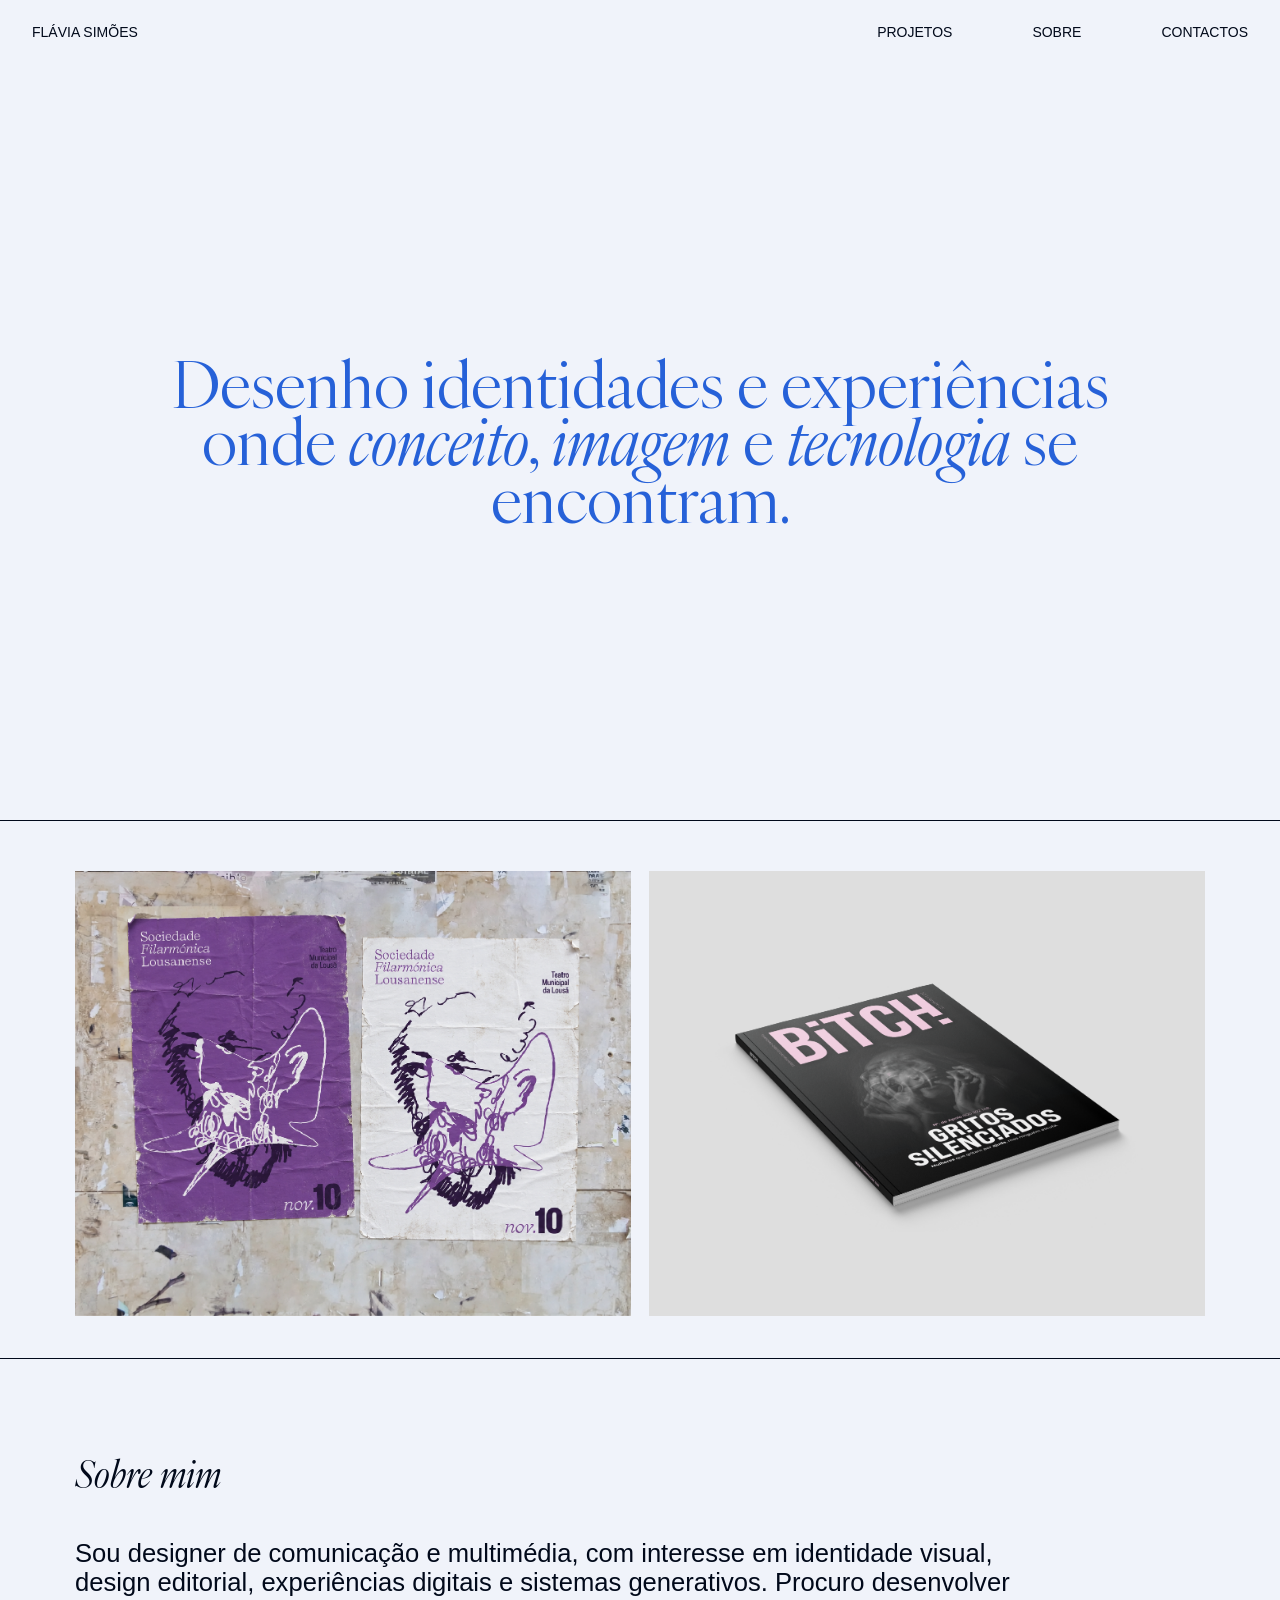
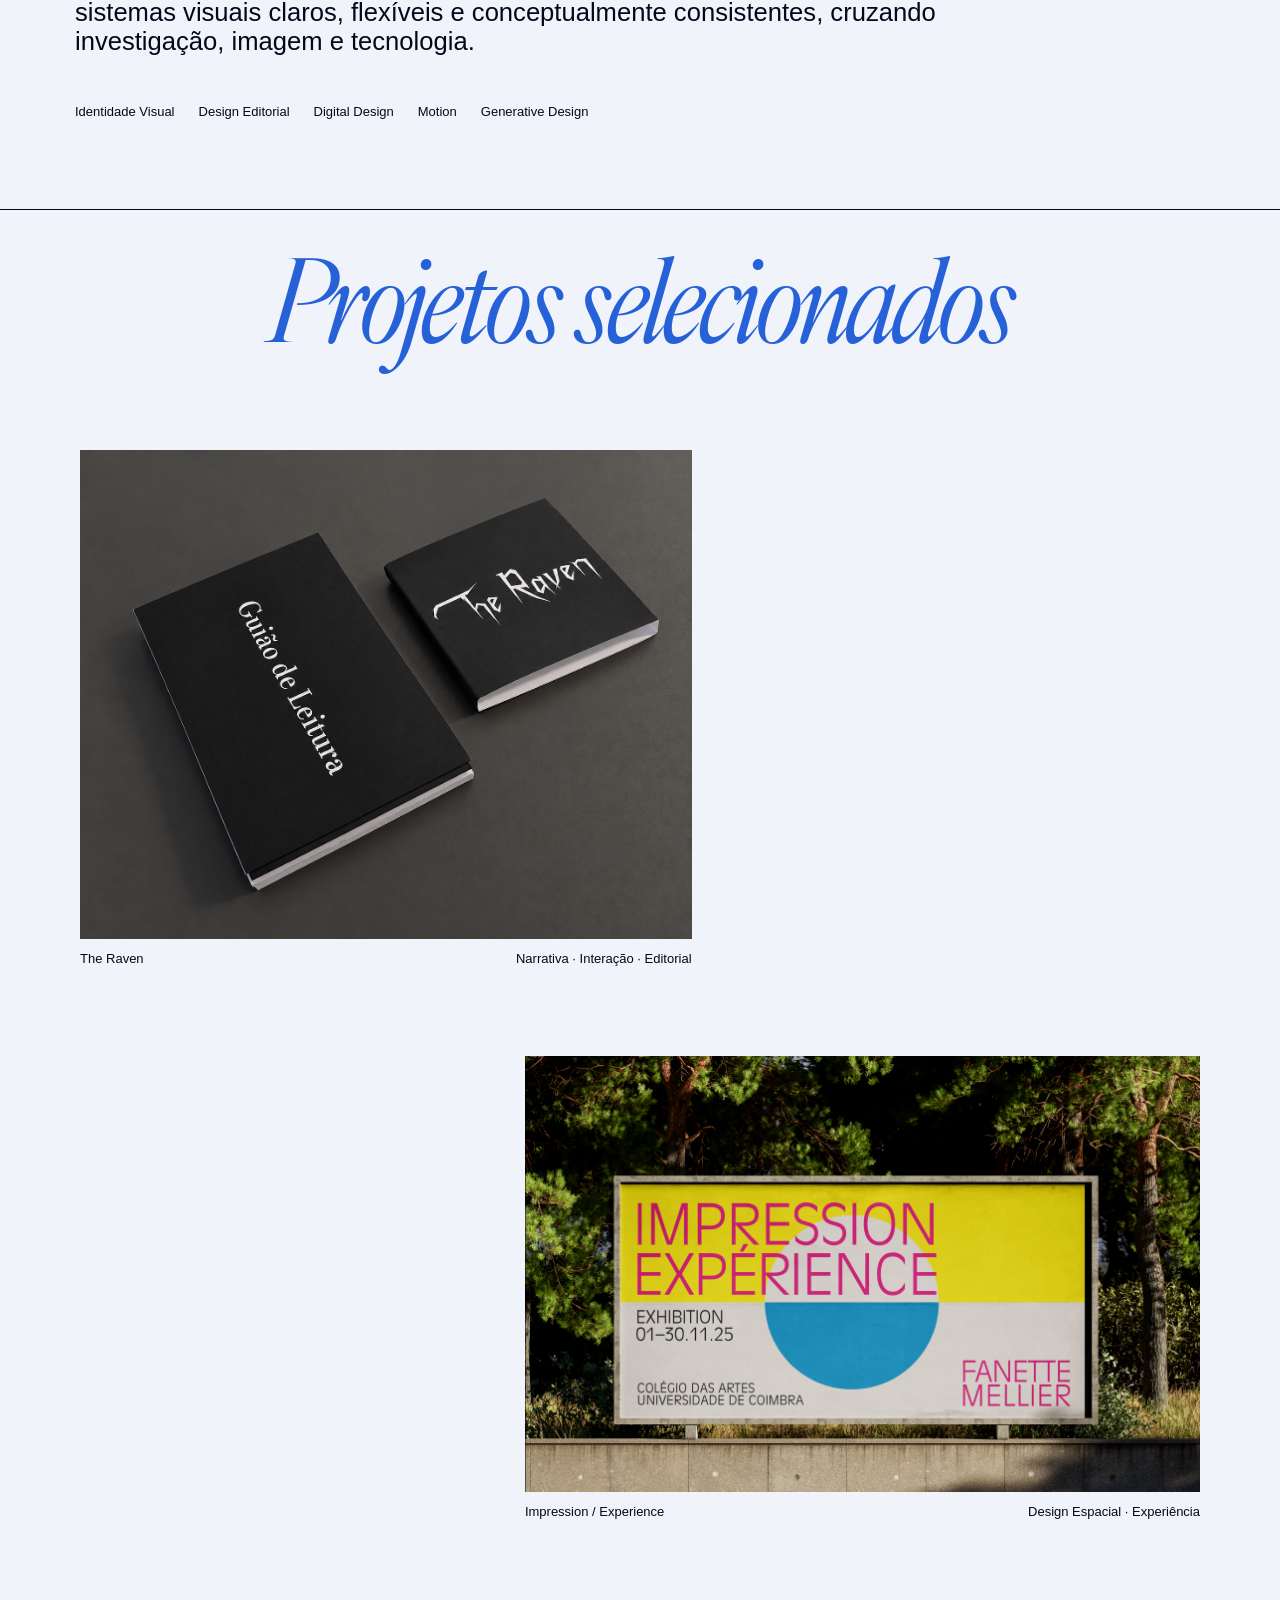
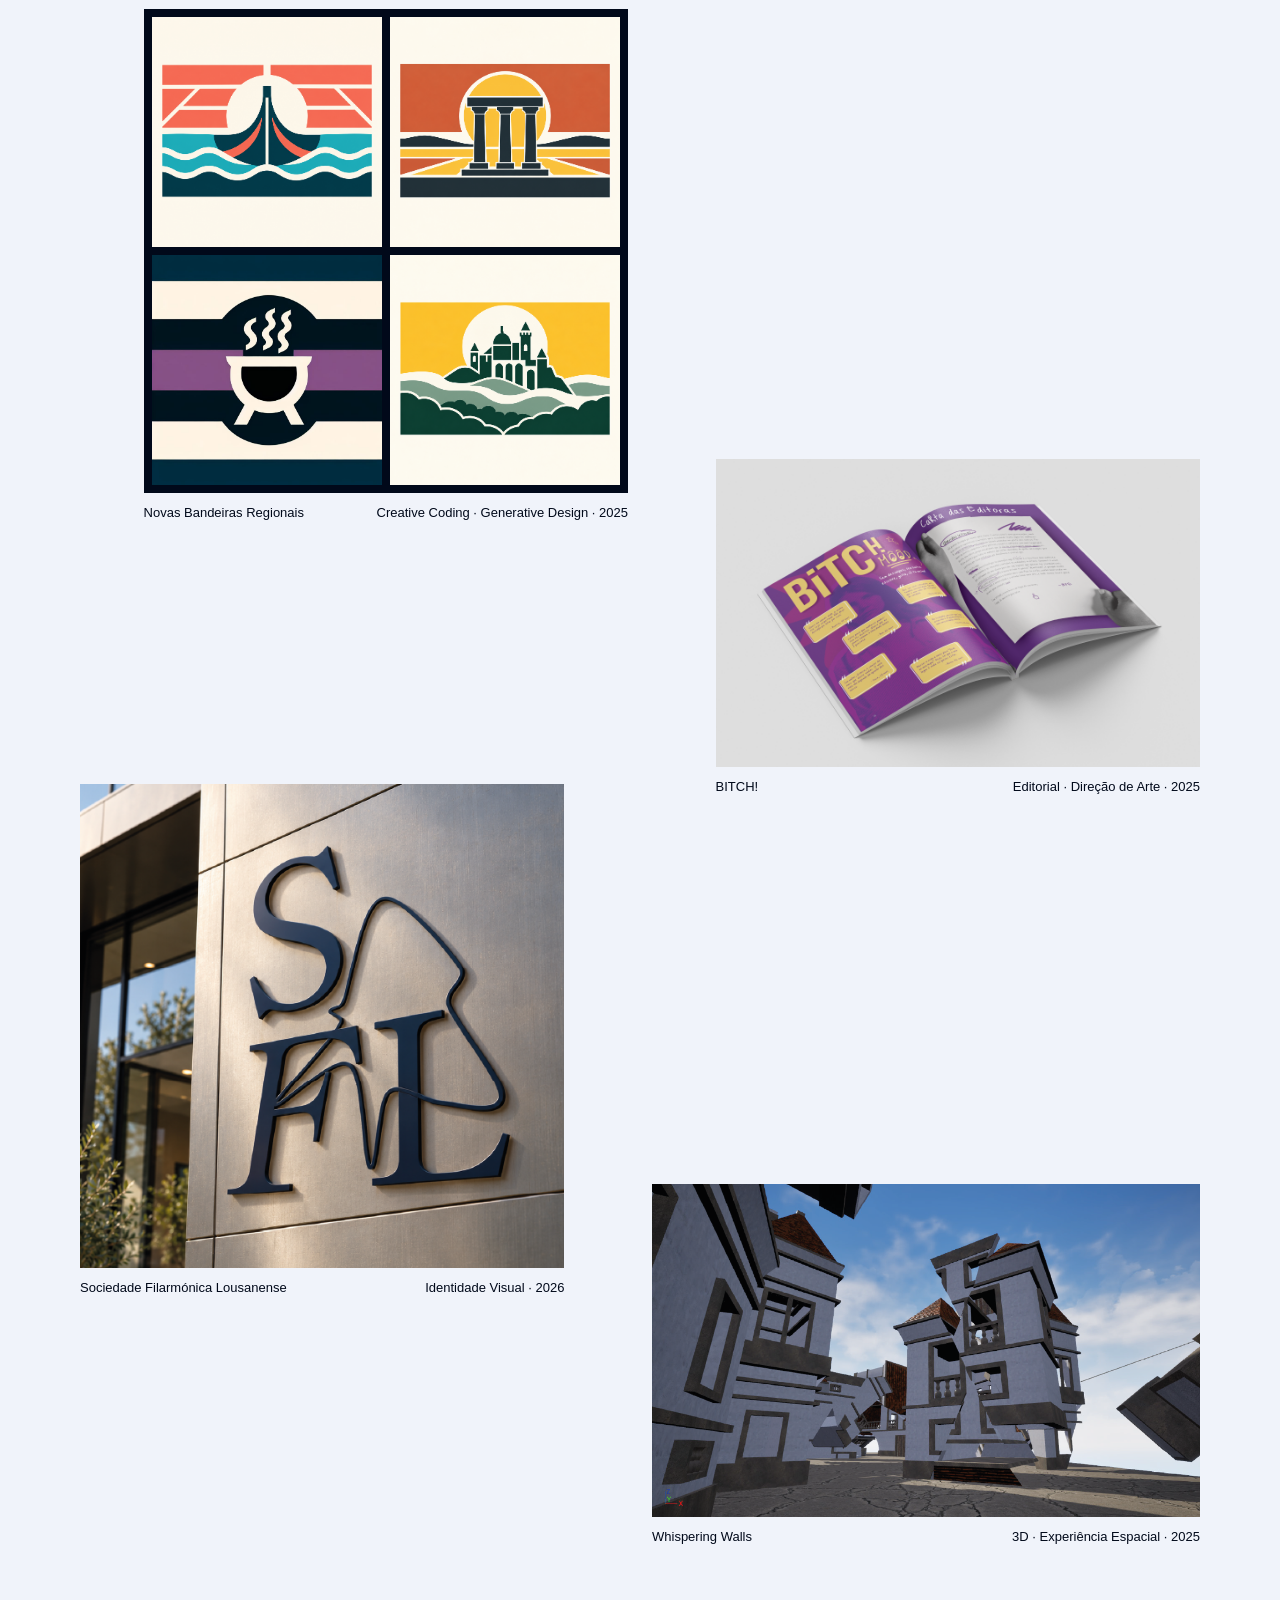
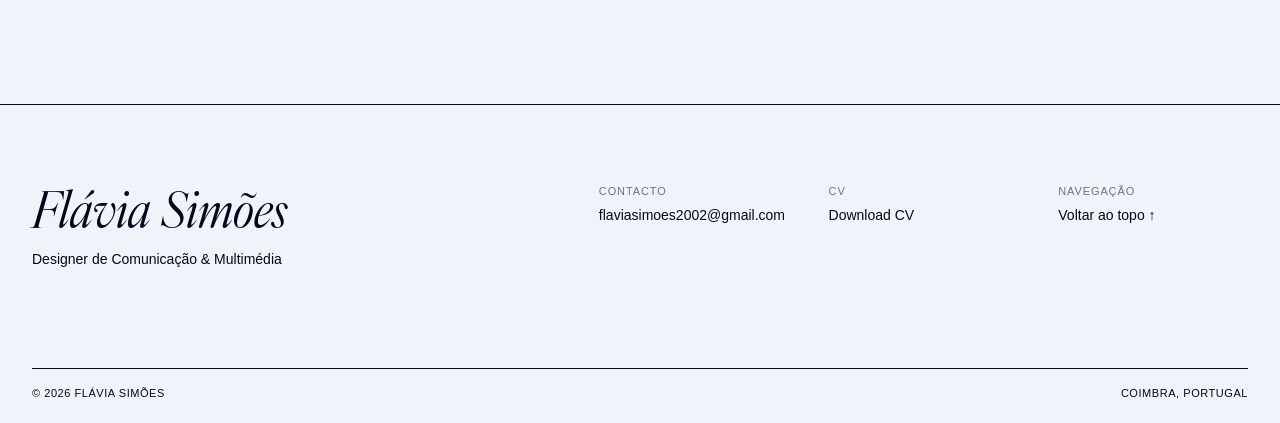
<file: index.html>
<!doctype html>
<html lang="pt">
  <head>
    <meta charset="UTF-8" />
    <meta name="viewport" content="width=device-width, initial-scale=1.0" />

    <title>Flávia Simões — Portfolio</title>

    <link rel="preconnect" href="https://fonts.googleapis.com" />
    <link rel="preconnect" href="https://fonts.gstatic.com" crossorigin />

    <link
      href="https://fonts.googleapis.com/css2?family=Bodoni+Moda:ital,opsz,wght@0,6..96,400;0,6..96,500;1,6..96,400;1,6..96,500&display=swap"
      rel="stylesheet"
    />

    <link rel="stylesheet" href="css/style.css?v=2" />
  </head>

  <body id="top">
    <!-- HEADER -->
    <header class="site-header">
      <a href="index.html" class="site-name"> Flávia Simões </a>

      <button class="menu-toggle" aria-label="Abrir menu">
        <span></span>
        <span></span>
      </button>

      <nav class="site-nav">
        <a href="#projetos">PROJETOS</a>
        <a href="#sobre">SOBRE</a>
        <a href="#contactos">CONTACTOS</a>
      </nav>
    </header>

    <main>
      <!-- HERO -->
      <section class="hero">
        <blockquote class="hero-quote">
          Desenho identidades e experiências onde
          <em>conceito</em>, <em>imagem</em> e <em>tecnologia</em> se encontram.
        </blockquote>
        <!--<p class="hero-author">Álvaro de Campos</p>-->
      </section>

      <div class="divider"></div>

      <!-- FEATURED -->
      <section class="featured">
        <article class="featured-project">
          <img
            src="assets/images/sfl/sfl (5).png"
            alt="Sociedade Filarmónica Lousanense"
          />

          <div class="project-meta"></div>
        </article>

        <article class="featured-project">
          <img src="assets/images/bitch/bitch1.png" alt="Projeto BITCH!" />

          <div class="project-meta"></div>
        </article>
      </section>

      <div class="divider"></div>

      <!-- ABOUT -->
      <section class="about" id="sobre">
        <p class="about-label">Sobre mim</p>

        <div class="about-content">
          <p class="about-text">
            Sou designer de comunicação e multimédia, com interesse em
            identidade visual, design editorial, experiências digitais e
            sistemas generativos. Procuro desenvolver sistemas visuais claros,
            flexíveis e conceptualmente consistentes, cruzando investigação,
            imagem e tecnologia.
          </p>

          <div class="skills">
            <span>Identidade Visual</span>
            <span>Design Editorial</span>
            <span>Digital Design</span>
            <span>Motion</span>
            <span>Generative Design</span>
          </div>
        </div>
      </section>

      <div class="divider"></div>

      <!-- SELECTED WORK -->

      <section class="selected-work" id="projetos">
        <div class="sticky-title">
          <h2><em>Projetos selecionados</em></h2>
        </div>

        <div class="work-grid">
          <!-- THE RAVEN -->
          <a href="projects/raven.html" class="work-item work-raven reveal">
            <img src="assets/images/raven/raven2.png" alt="The Raven" />

            <div class="work-info">
              <h3>The Raven</h3>
              <span>Narrativa · Interação · Editorial</span>
            </div>
          </a>

          <!-- IMPRESSION / EXPERIENCE -->
          <a
            href="projects/impression-experience.html"
            class="work-item work-impression reveal"
          >
            <img
              src="assets/images/impression-experience/ImpExp6.png"
              alt="Impression Experience"
            />

            <div class="work-info">
              <h3>Impression / Experience</h3>
              <span>Design Espacial · Experiência</span>
            </div>
          </a>

          <!-- BANDEIRAS -->
          <a href="projects/flags.html" class="work-item work-flags reveal">
            <div class="flags-preview">
              <img src="assets/images/flags/flags_Aveiro.png" alt="" />
              <img src="assets/images/flags/flags_Évora.png" alt="" />
              <img src="assets/images/flags/flags_Porto.png" alt="" />
              <img src="assets/images/flags/flags_Sintra.png" alt="" />
            </div>

            <div class="work-info">
              <h3>Novas Bandeiras Regionais</h3>
              <span>Creative Coding · Generative Design · 2025</span>
            </div>
          </a>

          <!-- BITCH -->
          <a href="projects/bitch.html" class="work-item work-bitch reveal">
            <img src="assets/images/bitch/bitch5.png" alt="BITCH!" />

            <div class="work-info">
              <h3>BITCH!</h3>
              <span>Editorial · Direção de Arte · 2025</span>
            </div>
          </a>

          <!-- SFL -->
          <a href="projects/sfl.html" class="work-item work-sfl reveal">
            <img
              src="assets/images/sfl/sfl (3).png"
              alt="Sociedade Filarmónica Lousanense"
            />

            <div class="work-info">
              <h3>Sociedade Filarmónica Lousanense</h3>
              <span>Identidade Visual · 2026</span>
            </div>
          </a>

          <!-- WHISPERING WALLS -->
          <a href="projects/whispering-wall.html" class="work-item work-whispering reveal">
            <img
              src="assets/images/whispering-walls/ww (12).png"
              alt="Whispering Walls"
            />

            <div class="work-info">
              <h3>Whispering Walls</h3>
              <span>3D · Experiência Espacial · 2025</span>
            </div>
          </a>
        </div>
      </section>
    </main>

    <!-- FOOTER -->
    <footer class="site-footer">
      <div class="footer-main">
        <div class="footer-intro">
          <p class="footer-name"><em>Flávia Simões</em></p>
          <p class="footer-role">Designer de Comunicação & Multimédia</p>
        </div>

        <div class="footer-links">
          <div class="footer-group">
            <span>Contacto</span>

            <a href="mailto:flaviasimoes2002@gmail.com">
              flaviasimoes2002@gmail.com
            </a>
          </div>

          <div class="footer-group">
            <span>CV</span>

            <a href="assets/cv/flavia-simoes-cv.pdf" target="_blank">
              Download CV
            </a>
          </div>

          <div class="footer-group">
            <span>Navegação</span>

            <a href="#top"> Voltar ao topo ↑ </a>
          </div>
        </div>
      </div>

      <div class="footer-bottom">
        <span>© 2026 Flávia Simões</span>
        <span>Coimbra, Portugal</span>
      </div>
    </footer>

    <script src="js/main.js"></script>
  </body>
</html>
</file>
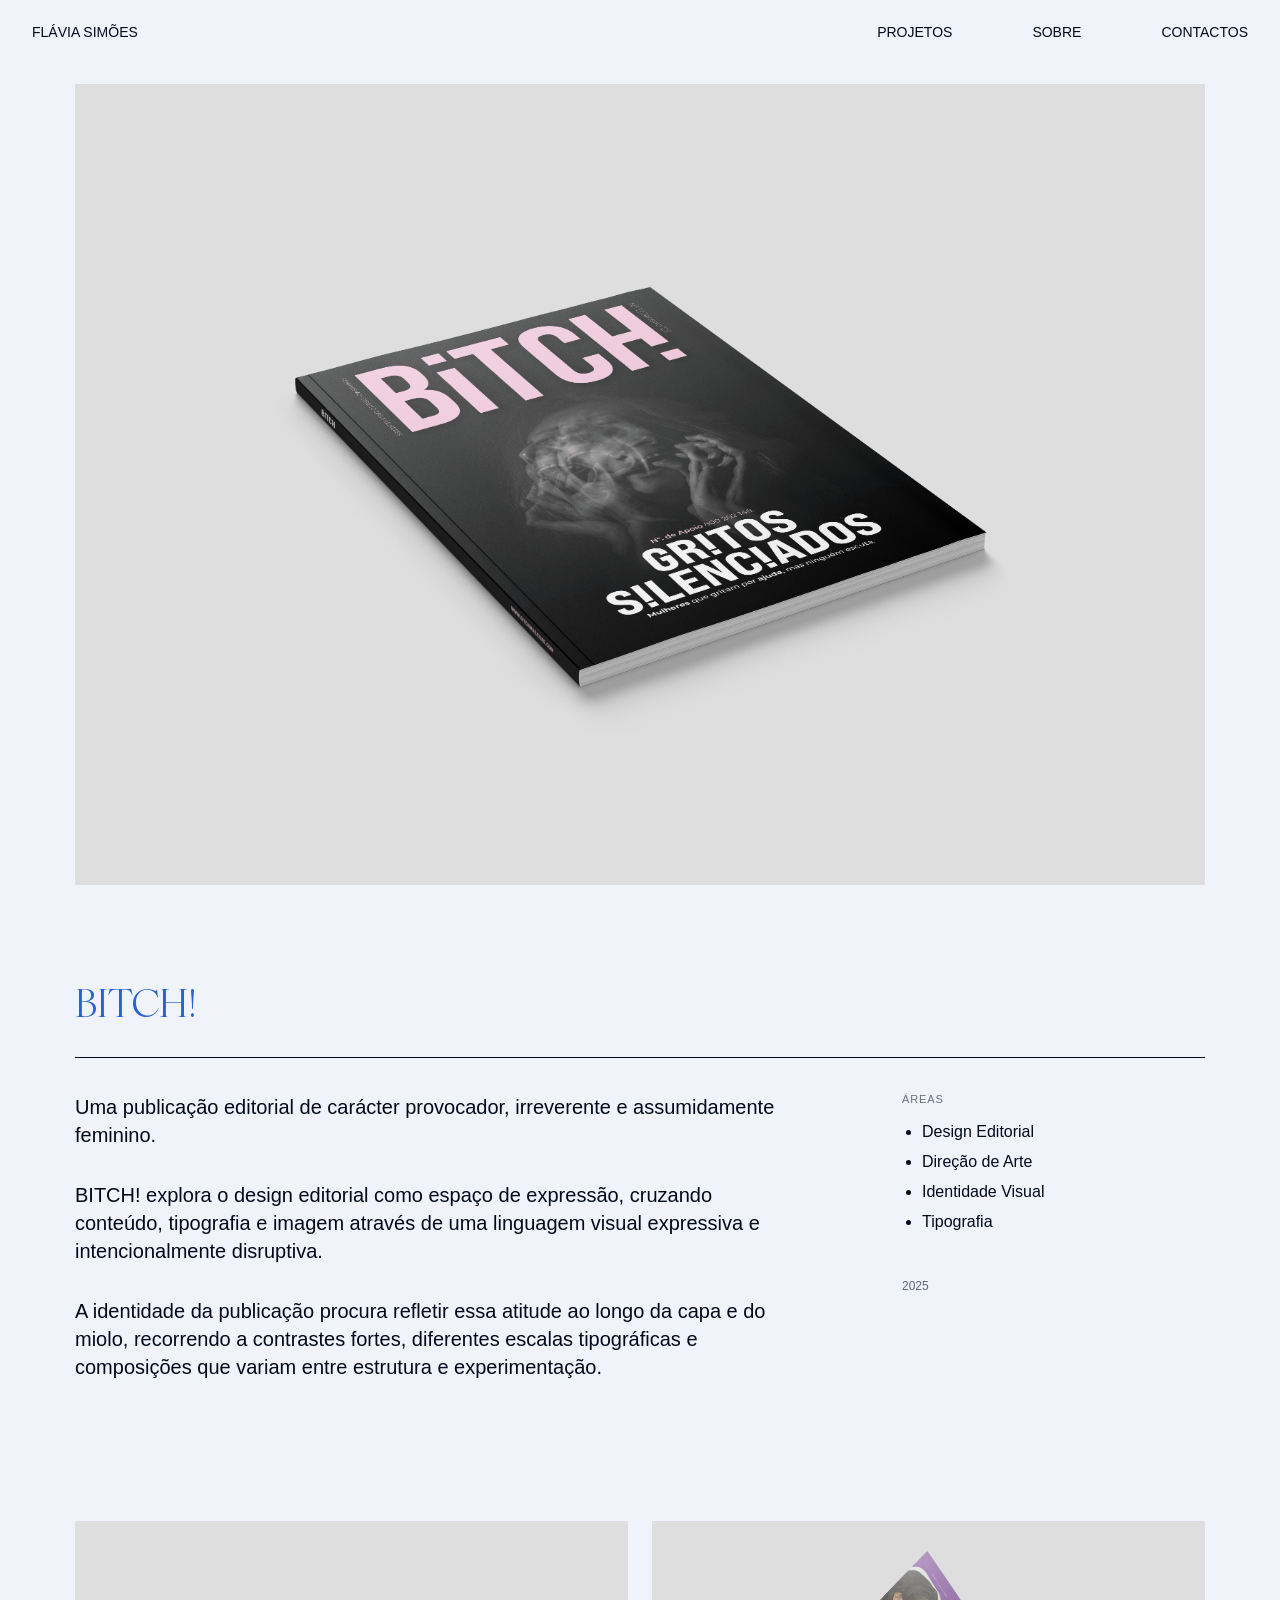
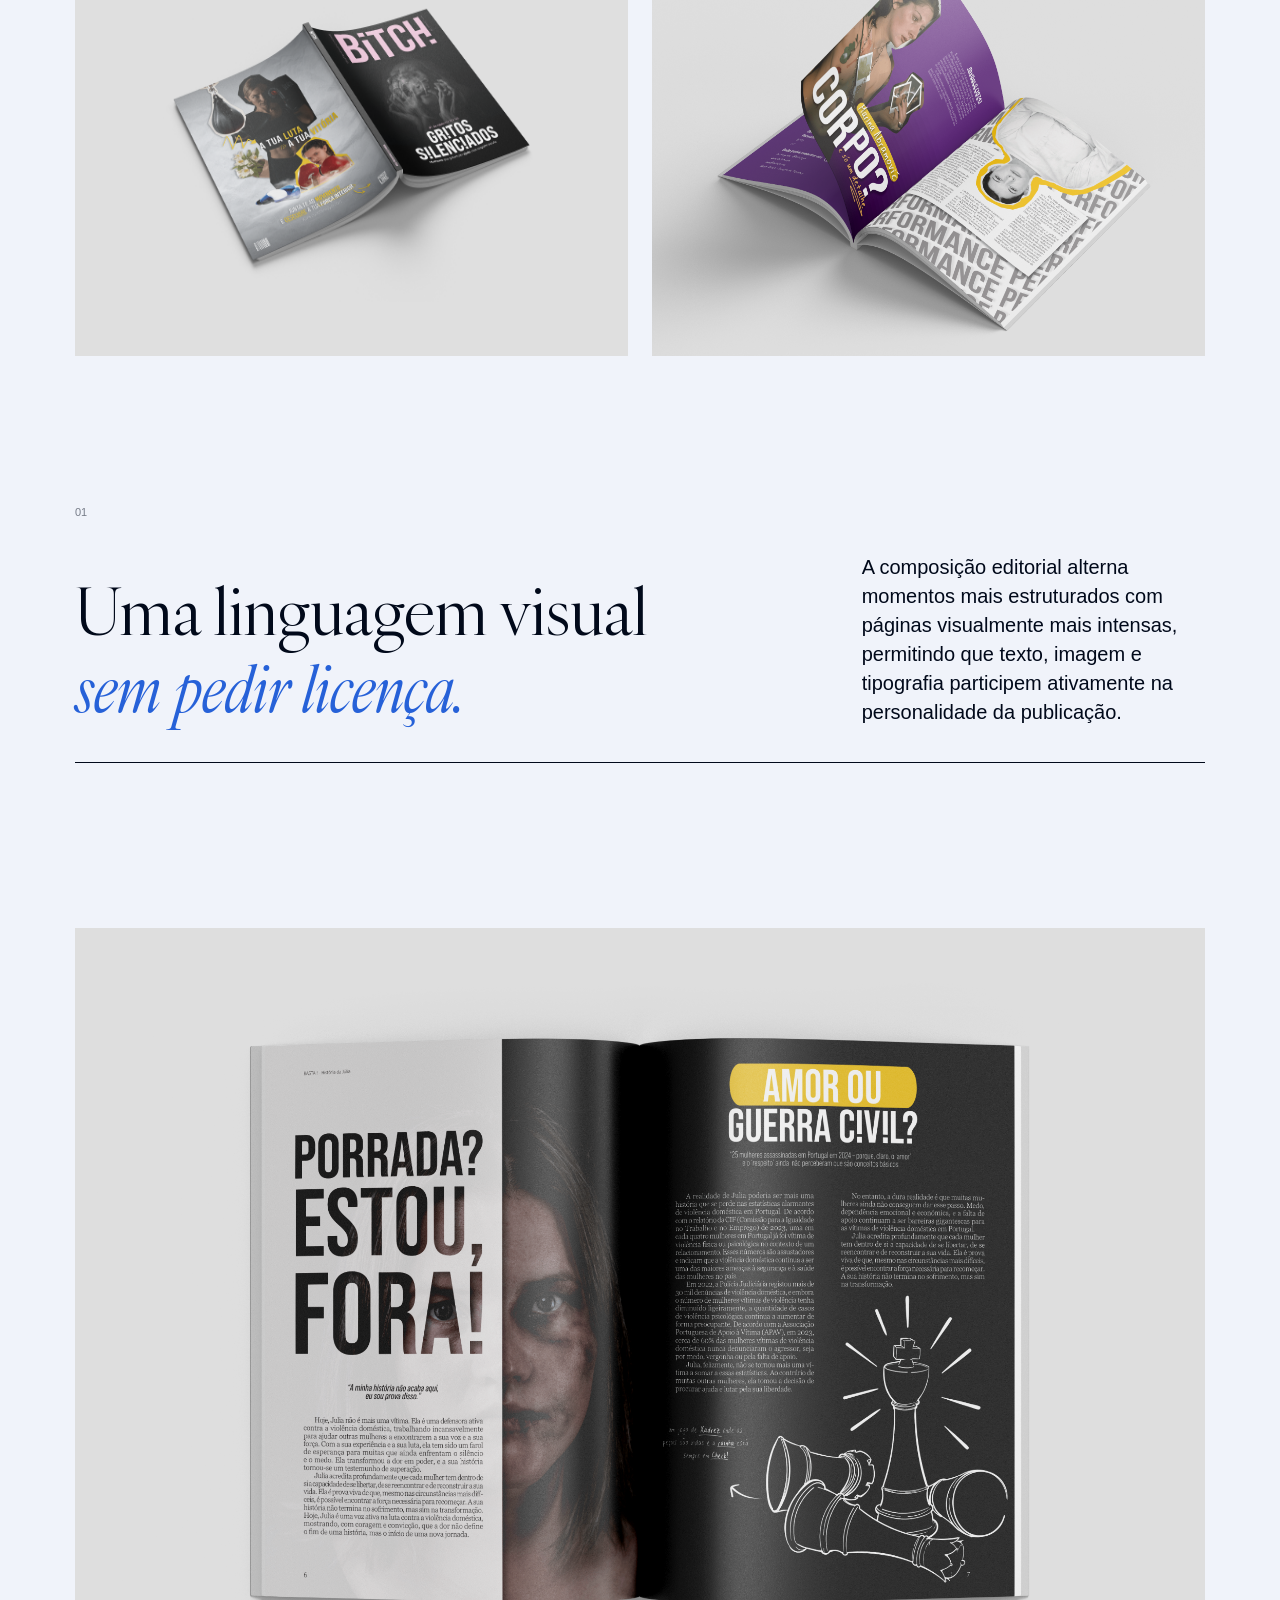
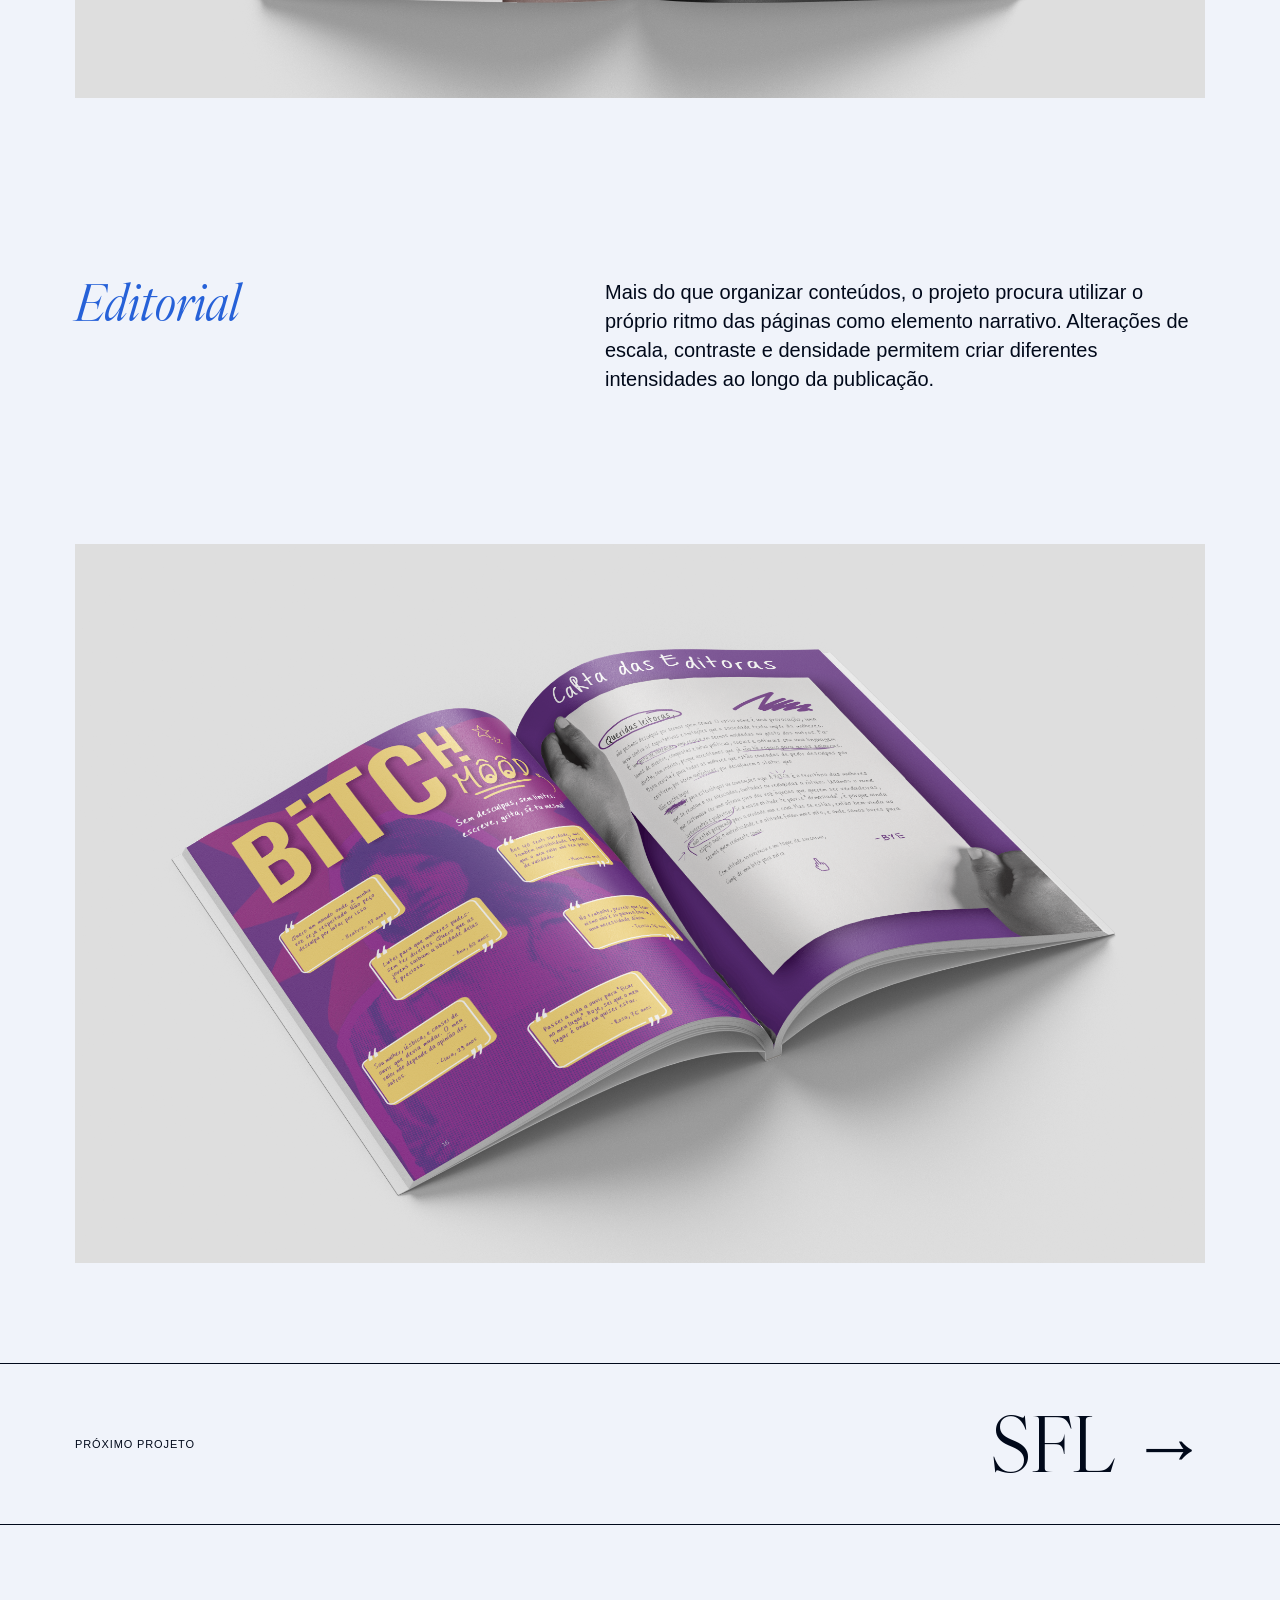
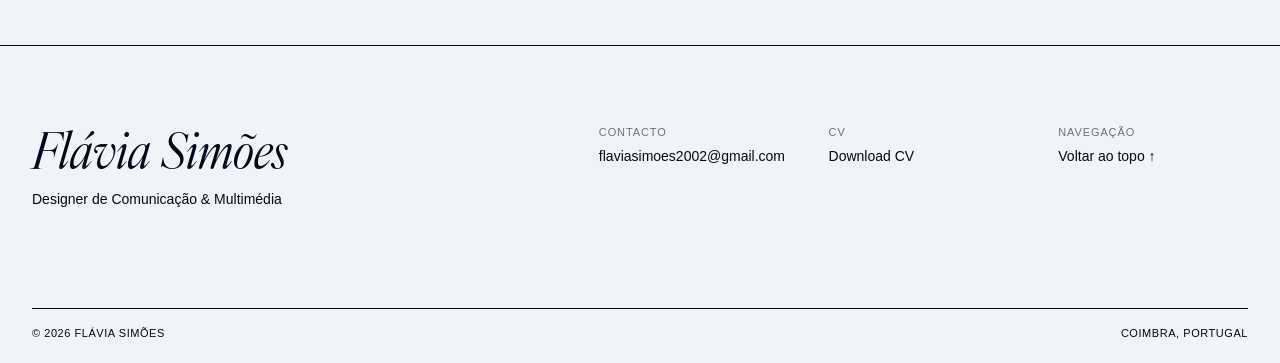
<file: projects/bitch.html>
<!doctype html>
<html lang="pt">
  <head>
    <meta charset="UTF-8" />
    <meta name="viewport" content="width=device-width, initial-scale=1.0" />

    <title>BITCH! — Flávia Simões</title>

    <link rel="stylesheet" href="../css/style.css?v=3" />
<link rel="stylesheet" href="../css/project.css?v=1" />
<link rel="stylesheet" href="../css/project-mobile.css?v=1" />
  </head>

  <body id="top">
    <!-- HEADER -->

    <header class="site-header">
      <a href="../index.html" class="site-name"> Flávia Simões </a>

      <button class="menu-toggle" aria-label="Abrir menu">
        <span></span>
        <span></span>
      </button>

      <nav class="site-nav">
        <a href="../index.html#projetos">PROJETOS</a>
        <a href="../index.html#sobre">SOBRE</a>
        <a href="#contactos">CONTACTOS</a>
      </nav>
    </header>

    <main class="project-page bitch-project">
      <!-- HERO -->

      <section class="project-hero">
        <img
          src="../assets/images/bitch/bitch1.png"
          alt="Projeto editorial BITCH!"
        />
      </section>

      <!-- OVERVIEW -->

      <section class="project-overview">
        <div class="project-overview-title">
          <h1>BITCH!</h1>
        </div>

        <div class="project-overview-divider"></div>

        <div class="project-overview-grid">
          <!-- TEXT -->

          <div class="project-overview-copy project-text">
            <p class="project-tagline">
              Uma publicação editorial de carácter provocador, irreverente e
              assumidamente feminino.
            </p>

            <p>
              BITCH! explora o design editorial como espaço de expressão,
              cruzando conteúdo, tipografia e imagem através de uma linguagem
              visual expressiva e intencionalmente disruptiva.
            </p>

            <p>
              A identidade da publicação procura refletir essa atitude ao longo
              da capa e do miolo, recorrendo a contrastes fortes, diferentes
              escalas tipográficas e composições que variam entre estrutura e
              experimentação.
            </p>
          </div>

          <!-- AREAS -->

          <div class="project-overview-services">
            <span class="project-overview-label"> Áreas </span>

            <ul>
              <li>Design Editorial</li>
              <li>Direção de Arte</li>
              <li>Identidade Visual</li>
              <li>Tipografia</li>
            </ul>

            <span class="project-overview-year"> 2025 </span>
          </div>
        </div>
      </section>

      <!-- FIRST IMAGE PAIR -->

      <section class="project-grid project-grid-two">
        <figure>
          <img
            src="../assets/images/bitch/bitch2.png"
            alt="Capa e contracapa da publicação BITCH!"
          />
        </figure>

        <figure>
          <img
            src="../assets/images/bitch/bitch3.png"
            alt="Publicação BITCH! aberta"
          />
        </figure>
      </section>

      <!-- EDITORIAL STATEMENT -->

      <section class="editorial-statement">
        <span class="editorial-statement-number"> 01 </span>

        <div class="editorial-statement-content project-text">
          <h2>
            Uma linguagem visual<br><em>sem pedir licença.</em>
          </h2>

          <p>
            A composição editorial alterna momentos mais estruturados com
            páginas visualmente mais intensas, permitindo que texto, imagem e
            tipografia participem ativamente na personalidade da publicação.
          </p>
        </div>

        <div class="project-overview-divider"></div>
      </section>

      <!-- LARGE EDITORIAL IMAGE -->

      <section class="bitch-feature-image">
        <img
          src="../assets/images/bitch/bitch4.png"
          alt="Dupla página da publicação BITCH!"
        />
      </section>

      <!-- SECOND TEXT BLOCK -->

      <section class="bitch-detail">
        <div class="bitch-detail-title">
          <span>Editorial</span>
        </div>

        <div class="bitch-detail-copy project-text">
          <p>
            Mais do que organizar conteúdos, o projeto procura utilizar o
            próprio ritmo das páginas como elemento narrativo. Alterações de
            escala, contraste e densidade permitem criar diferentes intensidades
            ao longo da publicação.
          </p>
        </div>
      </section>

      <!-- CLOSING IMAGE -->

      <section class="project-closing">
        <img
          src="../assets/images/bitch/bitch5.png"
          alt="Spread editorial do projeto BITCH!"
        />
      </section>

      <!-- NEXT PROJECT -->

      <section class="next-project">
        <span> Próximo projeto </span>

        <a href="sfl.html"> SFL <em>→</em> </a>
      </section>
    </main>

    <!-- FOOTER -->

    <footer class="site-footer" id="contactos">
      <div class="footer-main">
        <div class="footer-intro">
          <p class="footer-name">
            <em>Flávia Simões</em>
          </p>

          <p class="footer-role">Designer de Comunicação & Multimédia</p>
        </div>

        <div class="footer-links">
          <div class="footer-group">
            <span>Contacto</span>

            <a href="mailto:flaviasimoes2002@gmail.com">
              flaviasimoes2002@gmail.com
            </a>
          </div>

          <div class="footer-group">
            <span>CV</span>

            <a href="../assets/cv/flavia-simoes-cv.pdf" target="_blank">
              Download CV
            </a>
          </div>

          <div class="footer-group">
            <span>Navegação</span>

            <a href="#top"> Voltar ao topo ↑ </a>
          </div>
        </div>
      </div>

      <div class="footer-bottom">
        <span> © 2026 Flávia Simões </span>

        <span> Coimbra, Portugal </span>
      </div>
    </footer>

    <script src="../js/main.js"></script>
  </body>
</html>
</file>
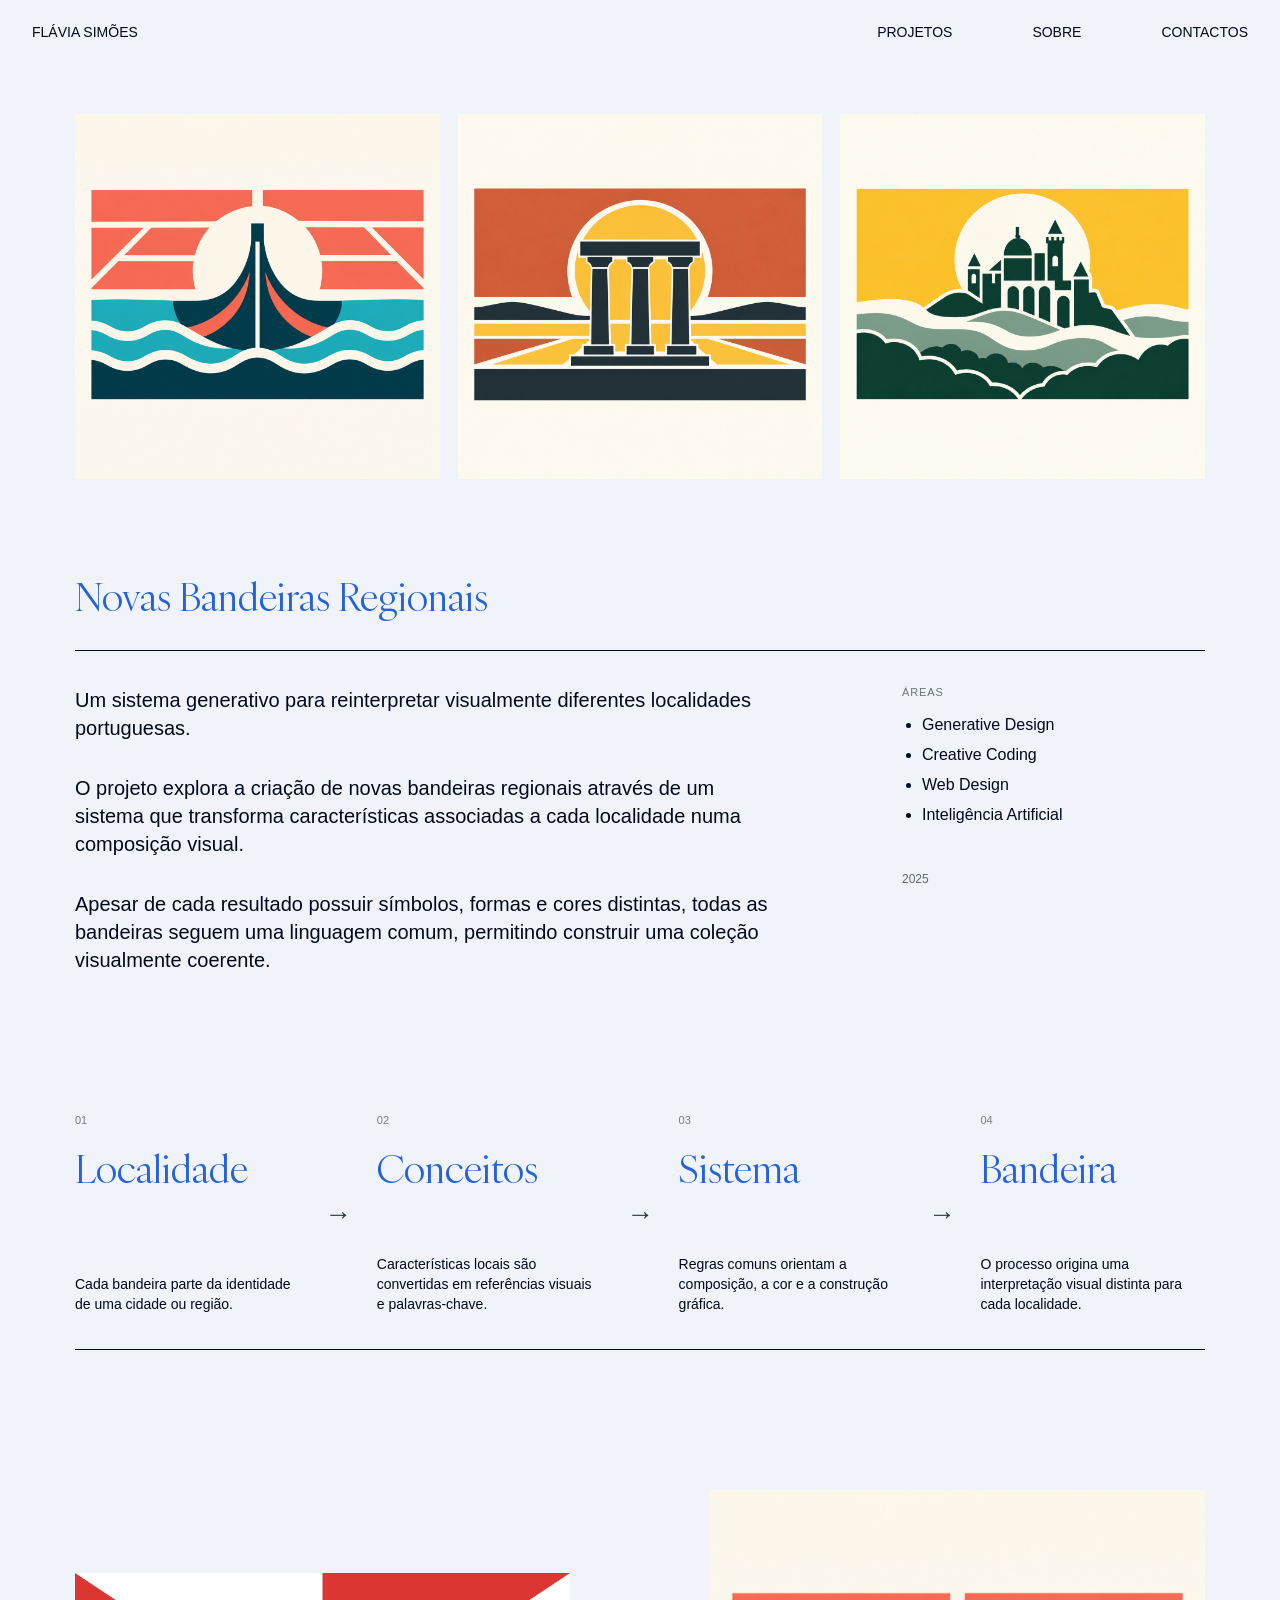
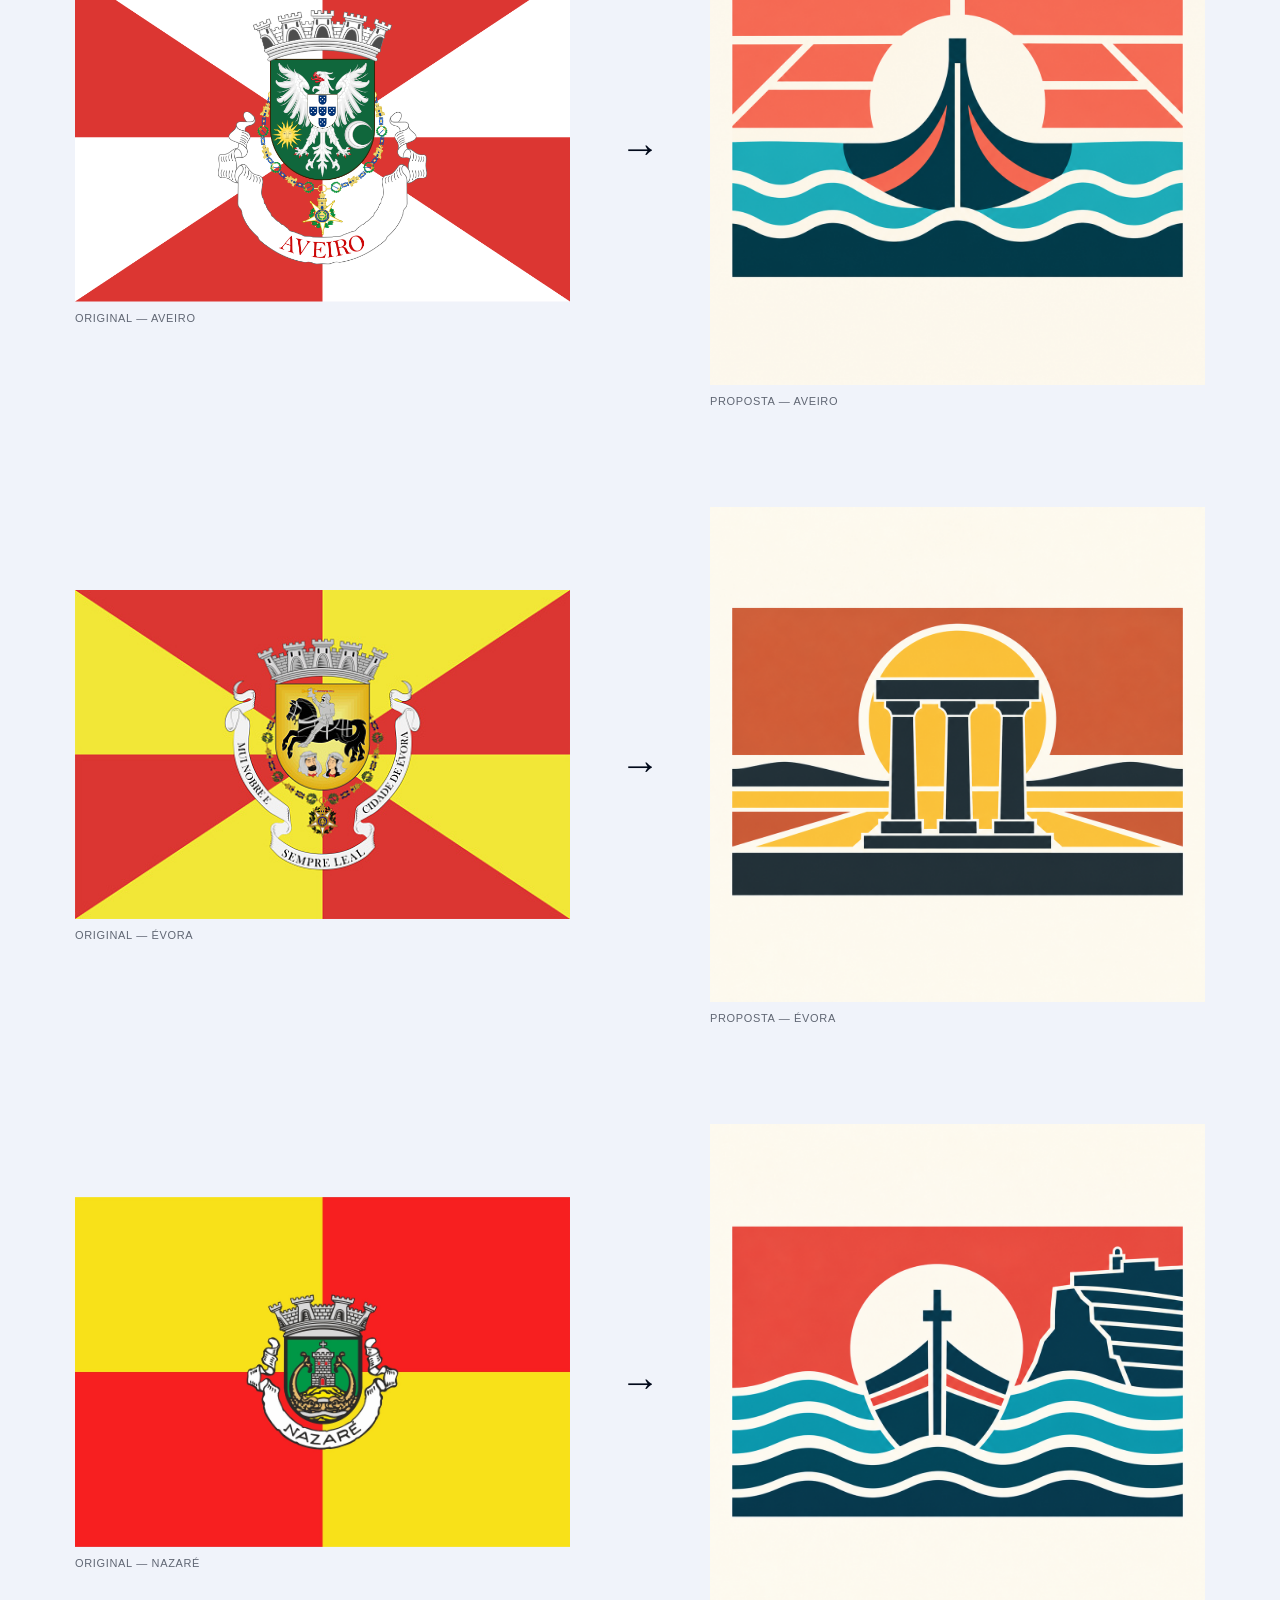
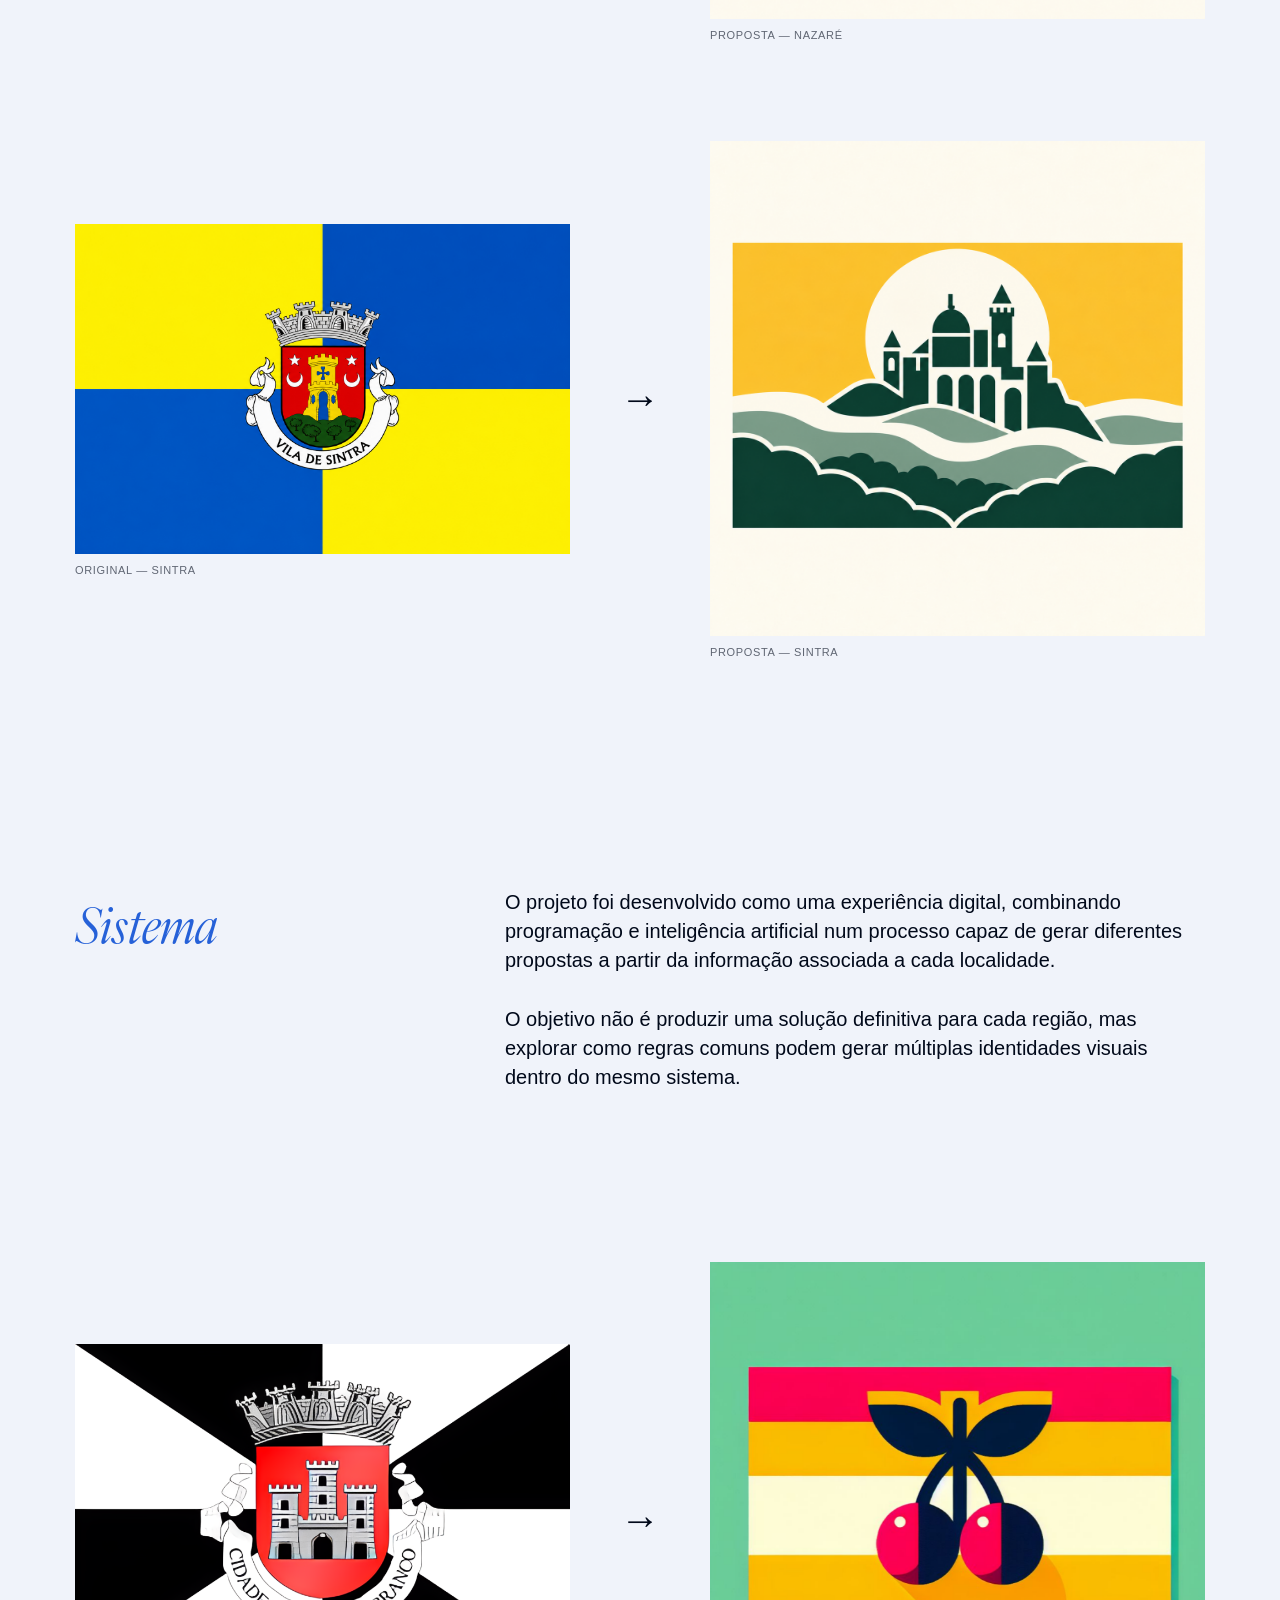
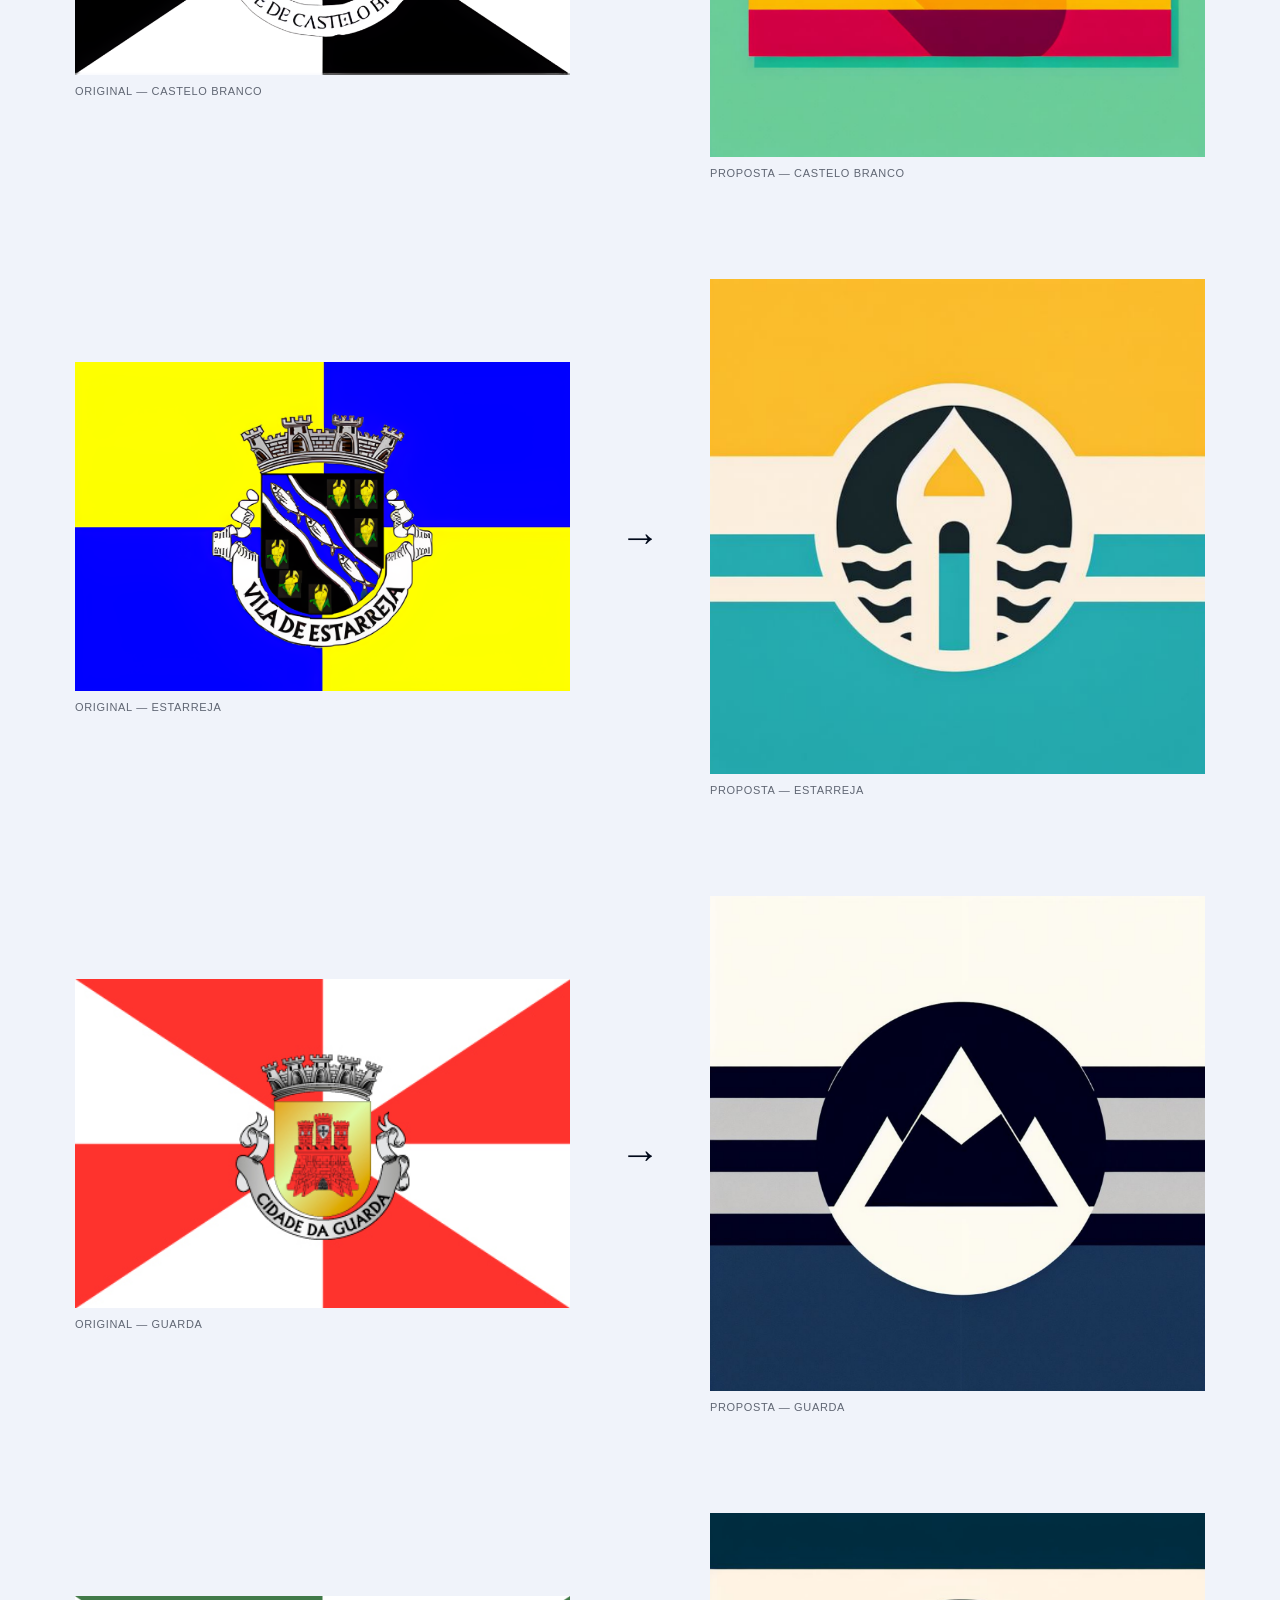
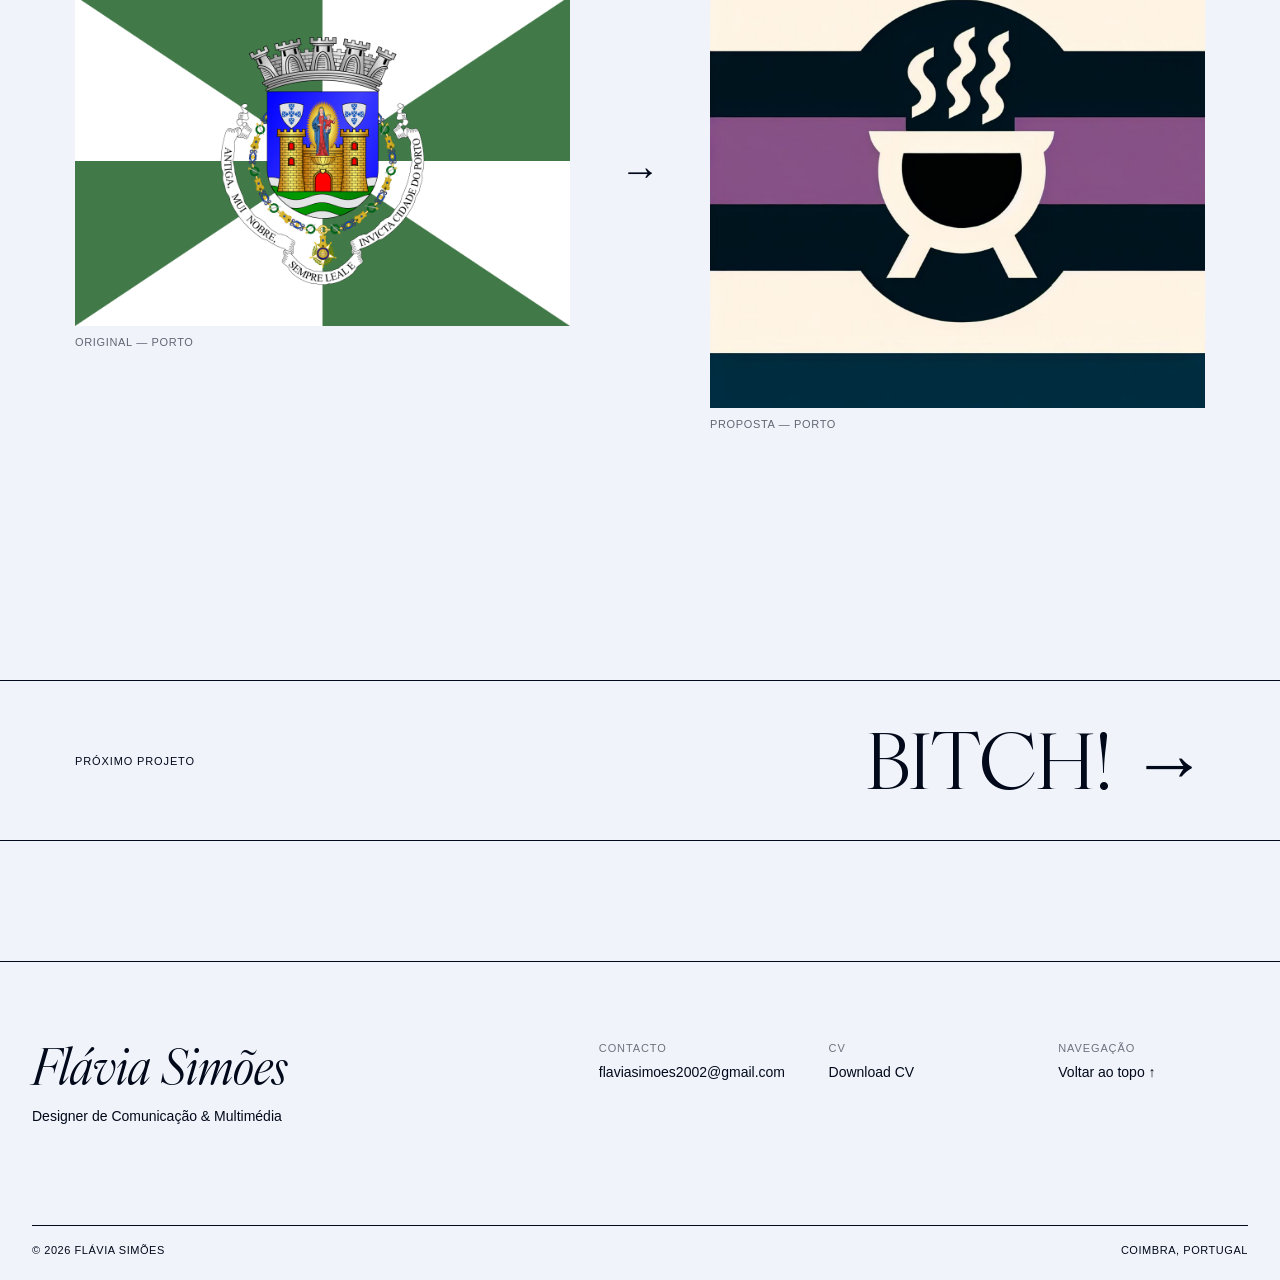
<file: projects/flags.html>
<!doctype html>
<html lang="pt">
  <head>
    <meta charset="UTF-8" />
    <meta name="viewport" content="width=device-width, initial-scale=1.0" />

    <title>Novas Bandeiras Regionais — Flávia Simões</title>

    <link rel="stylesheet" href="../css/style.css?v=3" />
    <link rel="stylesheet" href="../css/project.css?v=1" />
    <link rel="stylesheet" href="../css/project-mobile.css?v=1" />
  </head>

  <body id="top">
    <!-- HEADER -->

    <header class="site-header">
      <a href="../index.html" class="site-name"> Flávia Simões </a>

      <button class="menu-toggle" aria-label="Abrir menu">
        <span></span>
        <span></span>
      </button>

      <nav class="site-nav">
        <a href="../index.html#projetos">PROJETOS</a>
        <a href="../index.html#sobre">SOBRE</a>
        <a href="#contactos">CONTACTOS</a>
      </nav>
    </header>

    <main class="project-page flags-project">
      <!-- ==================================================
     FLAGS — HERO
=================================================== -->

      <section class="flags-hero">
        <div class="flags-hero-grid">
          <img
            src="../assets/images/flags/flags_Aveiro.png"
            alt="Bandeira proposta para Aveiro"
          />

          <img
            src="../assets/images/flags/flags_Évora.png"
            alt="Bandeira proposta para Évora"
          />

          <img
            src="../assets/images/flags/flags_Sintra.png"
            alt="Bandeira proposta para Sintra"
          />
        </div>
      </section>

      <!-- ==================================================
           SHARED — PROJECT OVERVIEW
      =================================================== -->

      <section class="project-overview">
        <div class="project-overview-title">
          <h1>Novas Bandeiras Regionais</h1>
        </div>

        <div class="project-overview-divider"></div>

        <div class="project-overview-grid">
          <div class="project-overview-copy project-text">
            <p class="project-tagline">
              Um sistema generativo para reinterpretar visualmente diferentes
              localidades portuguesas.
            </p>

            <p>
              O projeto explora a criação de novas bandeiras regionais através
              de um sistema que transforma características associadas a cada
              localidade numa composição visual.
            </p>

            <p>
              Apesar de cada resultado possuir símbolos, formas e cores
              distintas, todas as bandeiras seguem uma linguagem comum,
              permitindo construir uma coleção visualmente coerente.
            </p>
          </div>

          <div class="project-overview-services">
            <span class="project-overview-label"> Áreas </span>

            <ul>
              <li>Generative Design</li>
              <li>Creative Coding</li>
              <li>Web Design</li>
              <li>Inteligência Artificial</li>
            </ul>

            <span class="project-overview-year"> 2025 </span>
          </div>
        </div>
      </section>

      <!-- ==================================================
           FLAGS — PROCESS
      =================================================== -->

      <section class="flags-process">
        <div class="flags-process-flow">
          <!-- 01 -->

          <div class="flags-process-step">
            <span class="flags-process-number"> 01 </span>

            <h2>Localidade</h2>

            <p>Cada bandeira parte da identidade de uma cidade ou região.</p>
          </div>

          <span class="flags-process-arrow"> → </span>

          <!-- 02 -->

          <div class="flags-process-step">
            <span class="flags-process-number"> 02 </span>

            <h2>Conceitos</h2>

            <p>
              Características locais são convertidas em referências visuais e
              palavras-chave.
            </p>
          </div>

          <span class="flags-process-arrow"> → </span>

          <!-- 03 -->

          <div class="flags-process-step">
            <span class="flags-process-number"> 03 </span>

            <h2>Sistema</h2>

            <p>
              Regras comuns orientam a composição, a cor e a construção gráfica.
            </p>
          </div>

          <span class="flags-process-arrow"> → </span>

          <!-- 04 -->

          <div class="flags-process-step">
            <span class="flags-process-number"> 04 </span>

            <h2>Bandeira</h2>

            <p>
              O processo origina uma interpretação visual distinta para cada
              localidade.
            </p>
          </div>
        </div>

        <div class="project-overview-divider"></div>
      </section>

      <!-- ==================================================
     FLAGS — CASE STUDIES 01
=================================================== -->

<section class="flags-cases">

  <!-- AVEIRO -->

  <article class="flags-case">

    <figure class="flags-case-original">
      <img
        src="../assets/images/flags/og_aveiro.png"
        alt="Bandeira original de Aveiro"
      />

      <figcaption>Original — Aveiro</figcaption>
    </figure>

    <figure class="flags-case-proposal">
      <img
        src="../assets/images/flags/flags_Aveiro.png"
        alt="Nova bandeira proposta para Aveiro"
      />

      <figcaption>Proposta — Aveiro</figcaption>
    </figure>

    <button
      class="flags-case-toggle"
      type="button"
      aria-label="Ver proposta"
    >
      →
    </button>

  </article>


  <!-- ÉVORA -->

  <article class="flags-case">

    <figure class="flags-case-original">
      <img
        src="../assets/images/flags/og_evora.jpg"
        alt="Bandeira original de Évora"
      />

      <figcaption>Original — Évora</figcaption>
    </figure>

    <figure class="flags-case-proposal">
      <img
        src="../assets/images/flags/flags_Évora.png"
        alt="Nova bandeira proposta para Évora"
      />

      <figcaption>Proposta — Évora</figcaption>
    </figure>

    <button
      class="flags-case-toggle"
      type="button"
      aria-label="Ver proposta"
    >
      →
    </button>

  </article>


  <!-- NAZARÉ -->

  <article class="flags-case">

    <figure class="flags-case-original">
      <img
        src="../assets/images/flags/og_nazare.png"
        alt="Bandeira original da Nazaré"
      />

      <figcaption>Original — Nazaré</figcaption>
    </figure>

    <figure class="flags-case-proposal">
      <img
        src="../assets/images/flags/flags_Nazaré.png"
        alt="Nova bandeira proposta para Nazaré"
      />

      <figcaption>Proposta — Nazaré</figcaption>
    </figure>

    <button
      class="flags-case-toggle"
      type="button"
      aria-label="Ver proposta"
    >
      →
    </button>

  </article>


  <!-- SINTRA -->

  <article class="flags-case">

    <figure class="flags-case-original">
      <img
        src="../assets/images/flags/og_sintra.png"
        alt="Bandeira original de Sintra"
      />

      <figcaption>Original — Sintra</figcaption>
    </figure>

    <figure class="flags-case-proposal">
      <img
        src="../assets/images/flags/flags_Sintra.png"
        alt="Nova bandeira proposta para Sintra"
      />

      <figcaption>Proposta — Sintra</figcaption>
    </figure>

    <button
      class="flags-case-toggle"
      type="button"
      aria-label="Ver proposta"
    >
      →
    </button>

  </article>

</section>


<!-- ==================================================
     FLAGS — DIGITAL SYSTEM
=================================================== -->

<section class="flags-system">

  <div class="flags-system-title project-text">
    <span>Sistema</span>
  </div>

  <div class="flags-system-copy project-text">
    <p>
      O projeto foi desenvolvido como uma experiência digital, combinando
      programação e inteligência artificial num processo capaz de gerar
      diferentes propostas a partir da informação associada a cada
      localidade.
    </p>

    <p>
      O objetivo não é produzir uma solução definitiva para cada região,
      mas explorar como regras comuns podem gerar múltiplas identidades
      visuais dentro do mesmo sistema.
    </p>
  </div>

</section>


<!-- ==================================================
     FLAGS — CASE STUDIES 02
=================================================== -->

<section class="flags-cases flags-cases-secondary">

  <!-- CASTELO BRANCO -->

  <article class="flags-case">

    <figure class="flags-case-original">
      <img
        src="../assets/images/flags/og_castelo branco.png"
        alt="Bandeira original de Castelo Branco"
      />

      <figcaption>Original — Castelo Branco</figcaption>
    </figure>

    <figure class="flags-case-proposal">
      <img
        src="../assets/images/flags/flags_Castelo Branco.png"
        alt="Nova bandeira proposta para Castelo Branco"
      />

      <figcaption>Proposta — Castelo Branco</figcaption>
    </figure>

    <button
      class="flags-case-toggle"
      type="button"
      aria-label="Ver proposta"
    >
      →
    </button>

  </article>


  <!-- ESTARREJA -->

  <article class="flags-case">

    <figure class="flags-case-original">
      <img
        src="../assets/images/flags/og_estarreja.png"
        alt="Bandeira original de Estarreja"
      />

      <figcaption>Original — Estarreja</figcaption>
    </figure>

    <figure class="flags-case-proposal">
      <img
        src="../assets/images/flags/flags_Estarreja.png"
        alt="Nova bandeira proposta para Estarreja"
      />

      <figcaption>Proposta — Estarreja</figcaption>
    </figure>

    <button
      class="flags-case-toggle"
      type="button"
      aria-label="Ver proposta"
    >
      →
    </button>

  </article>


  <!-- GUARDA -->

  <article class="flags-case">

    <figure class="flags-case-original">
      <img
        src="../assets/images/flags/og_guarda.png"
        alt="Bandeira original da Guarda"
      />

      <figcaption>Original — Guarda</figcaption>
    </figure>

    <figure class="flags-case-proposal">
      <img
        src="../assets/images/flags/flags_Guarda.png"
        alt="Nova bandeira proposta para Guarda"
      />

      <figcaption>Proposta — Guarda</figcaption>
    </figure>

    <button
      class="flags-case-toggle"
      type="button"
      aria-label="Ver proposta"
    >
      →
    </button>

  </article>


  <!-- PORTO -->

  <article class="flags-case">

    <figure class="flags-case-original">
      <img
        src="../assets/images/flags/og_porto.png"
        alt="Bandeira original do Porto"
      />

      <figcaption>Original — Porto</figcaption>
    </figure>

    <figure class="flags-case-proposal">
      <img
        src="../assets/images/flags/flags_Porto.png"
        alt="Nova bandeira proposta para Porto"
      />

      <figcaption>Proposta — Porto</figcaption>
    </figure>

    <button
      class="flags-case-toggle"
      type="button"
      aria-label="Ver proposta"
    >
      →
    </button>

  </article>

</section>

      <!-- ==================================================
           SHARED — NEXT PROJECT
      =================================================== -->

      <section class="next-project">
        <span> Próximo projeto </span>

        <a href="bitch.html"> BITCH! <em>→</em> </a>
      </section>
    </main>

    <!-- FOOTER -->

    <footer class="site-footer" id="contactos">
      <div class="footer-main">
        <div class="footer-intro">
          <p class="footer-name">
            <em>Flávia Simões</em>
          </p>

          <p class="footer-role">Designer de Comunicação & Multimédia</p>
        </div>

        <div class="footer-links">
          <div class="footer-group">
            <span>Contacto</span>

            <a href="mailto:flaviasimoes2002@gmail.com">
              flaviasimoes2002@gmail.com
            </a>
          </div>

          <div class="footer-group">
            <span>CV</span>

            <a href="../assets/cv/flavia-simoes-cv.pdf" target="_blank">
              Download CV
            </a>
          </div>

          <div class="footer-group">
            <span>Navegação</span>

            <a href="#top"> Voltar ao topo ↑ </a>
          </div>
        </div>
      </div>

      <div class="footer-bottom">
        <span> © 2026 Flávia Simões </span>

        <span> Coimbra, Portugal </span>
      </div>
    </footer>

    <script src="../js/main.js"></script>
  </body>
</html>
</file>
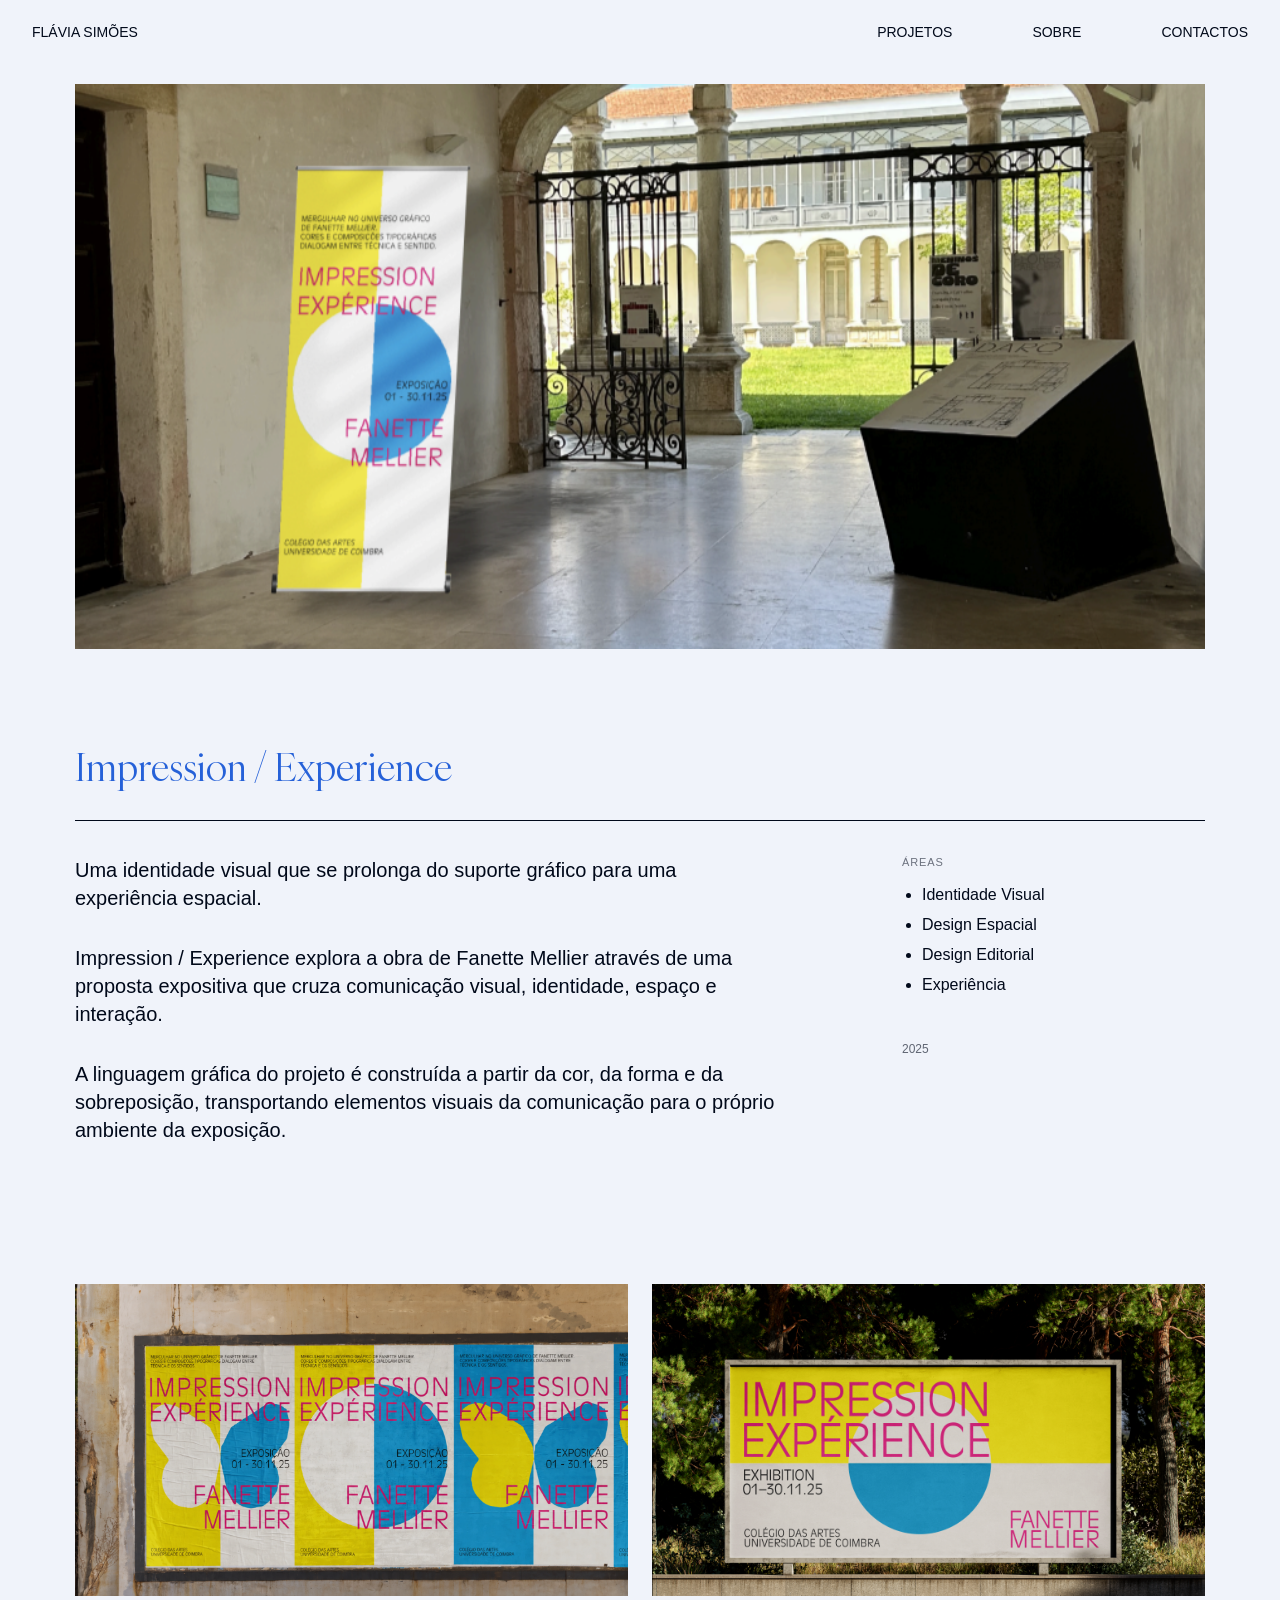
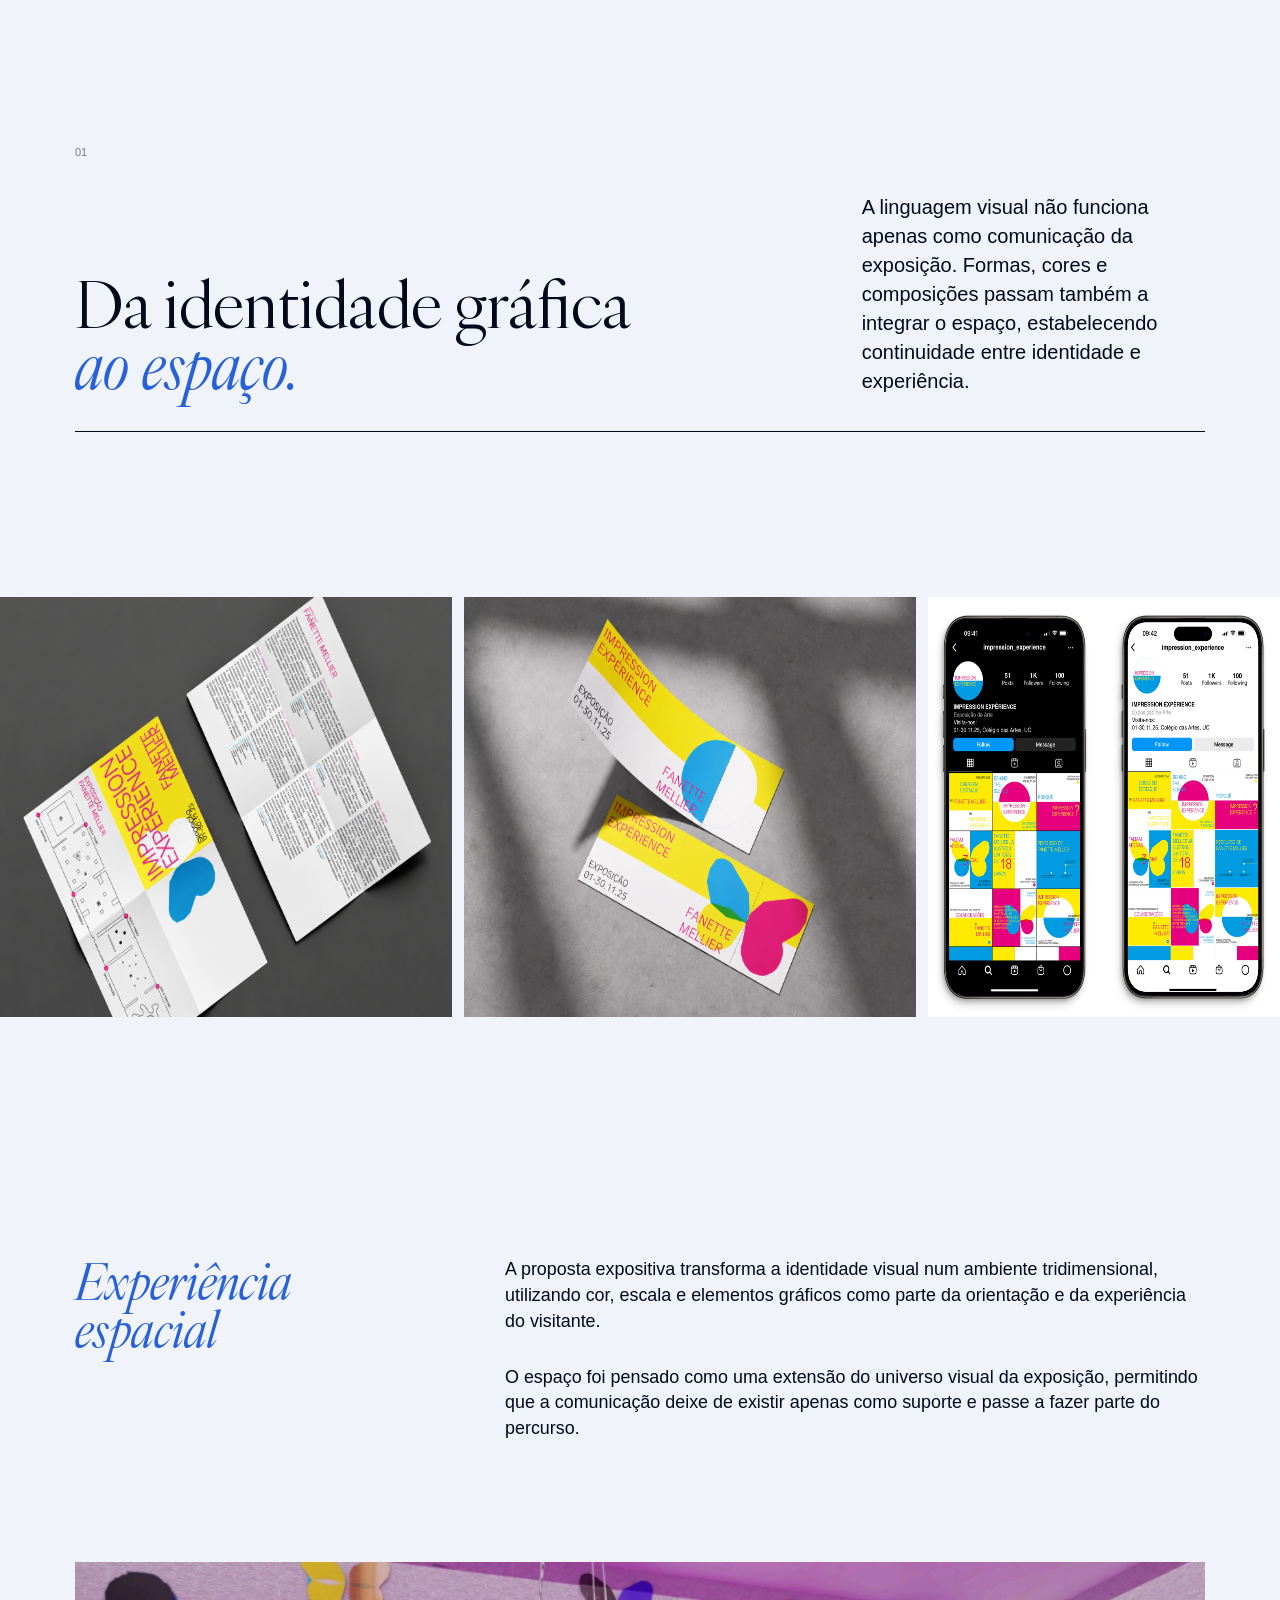
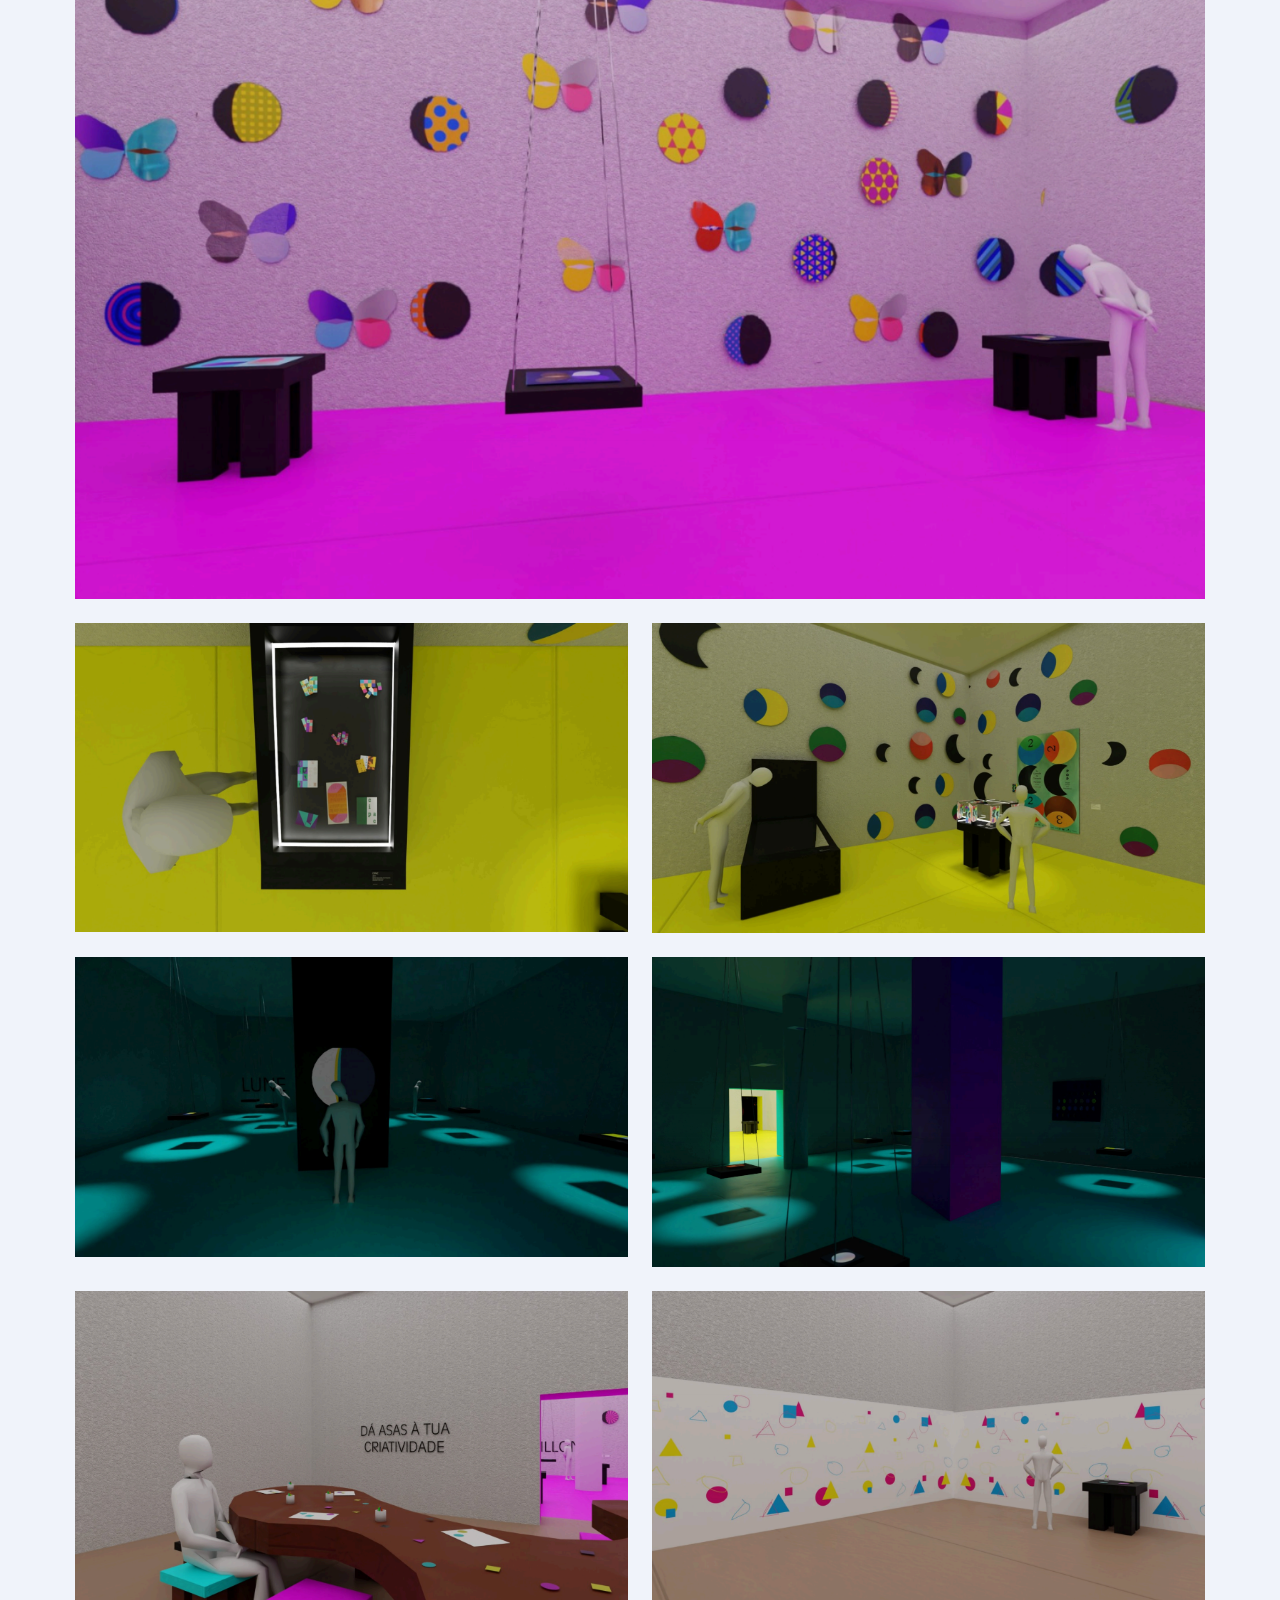
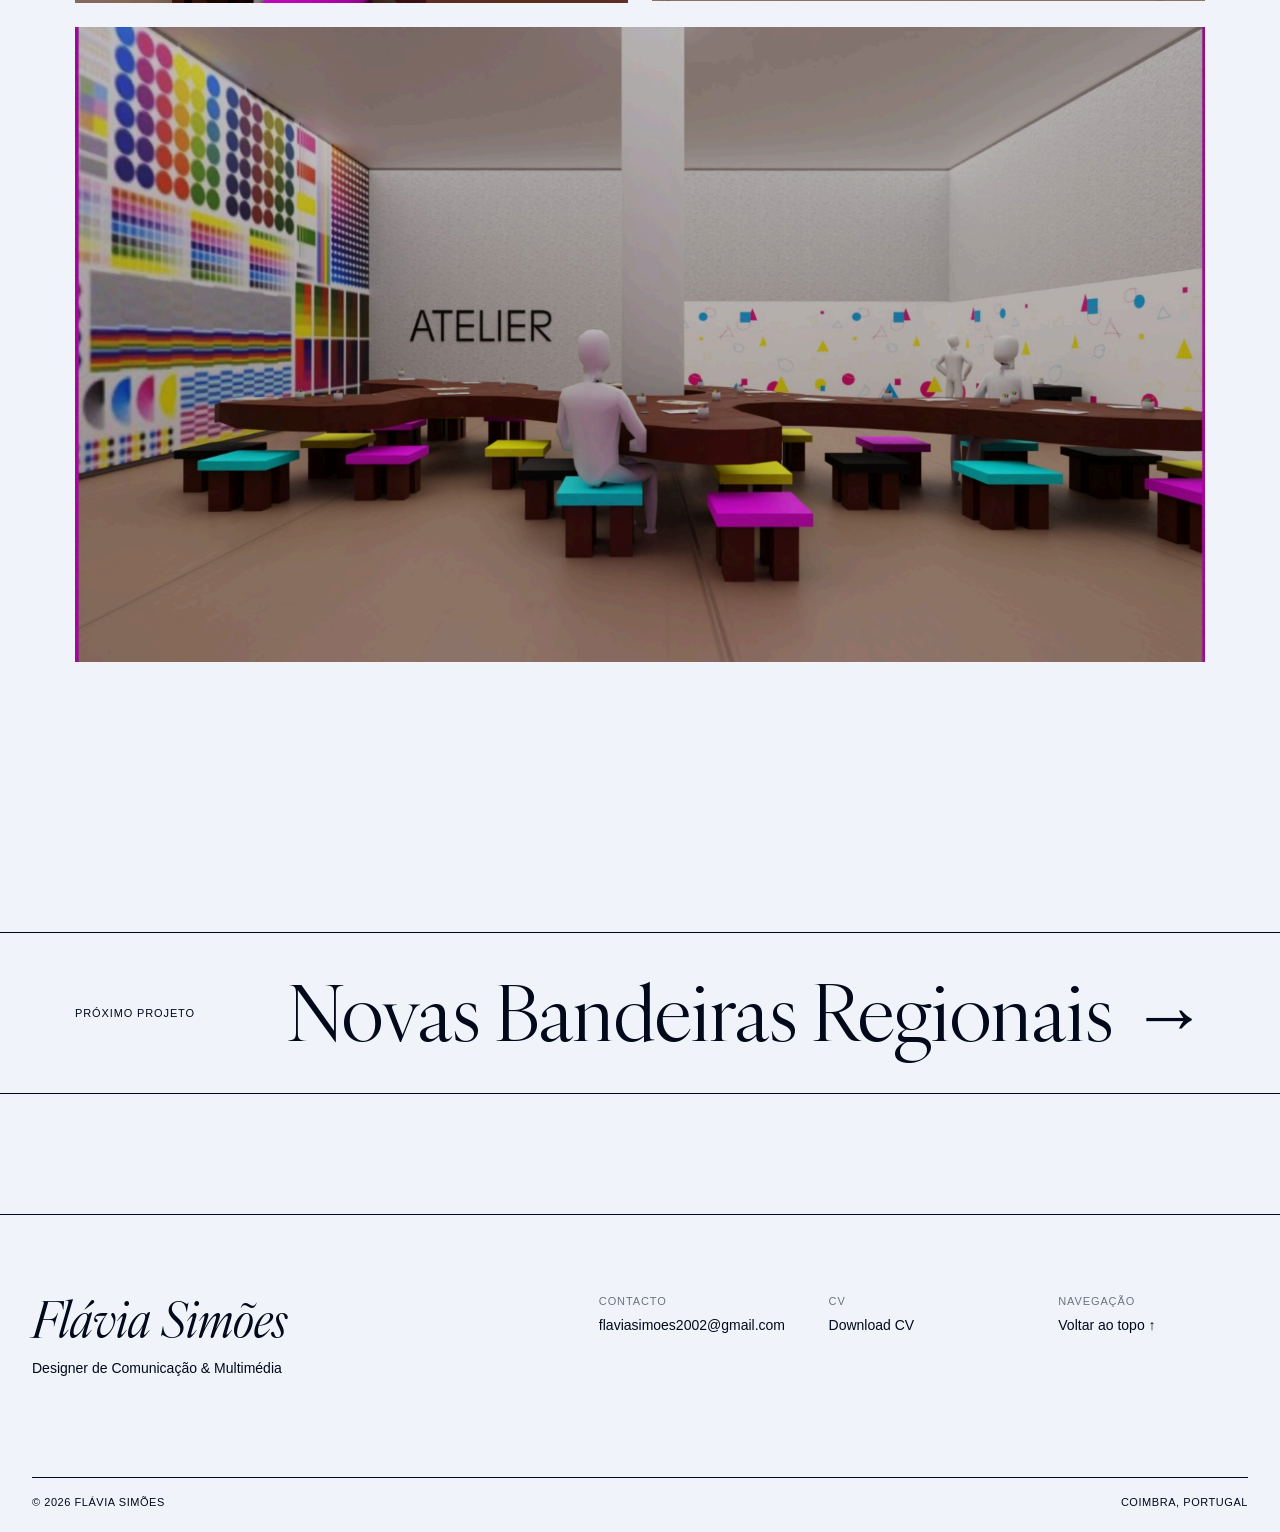
<file: projects/impression-experience.html>
<!doctype html>
<html lang="pt">
  <head>
    <meta charset="UTF-8" />
    <meta name="viewport" content="width=device-width, initial-scale=1.0" />

    <title>Impression / Experience — Flávia Simões</title>

    <link rel="stylesheet" href="../css/style.css?v=3" />
    <link rel="stylesheet" href="../css/project.css?v=1" />
    <link rel="stylesheet" href="../css/project-mobile.css?v=1" />
  </head>

  <body id="top">
    <!-- HEADER -->

    <header class="site-header">
      <a href="../index.html" class="site-name"> Flávia Simões </a>

      <button class="menu-toggle" aria-label="Abrir menu">
        <span></span>
        <span></span>
      </button>

      <nav class="site-nav">
        <a href="../index.html#projetos">PROJETOS</a>
        <a href="../index.html#sobre">SOBRE</a>
        <a href="#contactos">CONTACTOS</a>
      </nav>
    </header>

    <main class="project-page impression-project">
      <!-- ==================================================
           IMPRESSION / EXPERIENCE — HERO
      =================================================== -->

      <section class="project-hero">
        <img
          src="../assets/images/impression-experience/ImpExp4.png"
          alt="Impression / Experience"
        />
      </section>

      <!-- ==================================================
           SHARED — PROJECT OVERVIEW
      =================================================== -->

      <section class="project-overview">
        <div class="project-overview-title">
          <h1>Impression / Experience</h1>
        </div>

        <div class="project-overview-divider"></div>

        <div class="project-overview-grid">
          <div class="project-overview-copy project-text">
            <p class="project-tagline">
              Uma identidade visual que se prolonga do suporte gráfico para uma
              experiência espacial.
            </p>

            <p>
              Impression / Experience explora a obra de Fanette Mellier através
              de uma proposta expositiva que cruza comunicação visual,
              identidade, espaço e interação.
            </p>

            <p>
              A linguagem gráfica do projeto é construída a partir da cor, da
              forma e da sobreposição, transportando elementos visuais da
              comunicação para o próprio ambiente da exposição.
            </p>
          </div>

          <div class="project-overview-services">
            <span class="project-overview-label"> Áreas </span>

            <ul>
              <li>Identidade Visual</li>
              <li>Design Espacial</li>
              <li>Design Editorial</li>
              <li>Experiência</li>
            </ul>

            <span class="project-overview-year"> 2025 </span>
          </div>
        </div>
      </section>

      <!-- ==================================================
           IMPRESSION — EXTERIOR COMMUNICATION
      =================================================== -->

      <section class="project-grid project-grid-two">
        <figure>
          <img
            src="../assets/images/impression-experience/ImpExp1.png"
            alt="Cartazes Impression / Experience"
          />
        </figure>

        <figure>
          <img
            src="../assets/images/impression-experience/ImpExp6.png"
            alt="Outdoor Impression / Experience"
          />
        </figure>
      </section>

      <!-- ==================================================
           IMPRESSION — CONCEPT STATEMENT
      =================================================== -->

      <section class="impression-statement">
        <span class="impression-statement-number"> 01 </span>

        <div class="impression-statement-content project-text">
          <h2>
            Da identidade gráfica
            <br /><em>ao espaço.</em>
          </h2>

          <p>
            A linguagem visual não funciona apenas como comunicação da
            exposição. Formas, cores e composições passam também a integrar o
            espaço, estabelecendo continuidade entre identidade e experiência.
          </p>
        </div>

        <div class="project-overview-divider"></div>
      </section>

      <!-- ==================================================
           IMPRESSION — PRINT / DIGITAL
      =================================================== -->

      <section class="impression-materials">
        <figure class="impression-material-large">
          <img
            src="../assets/images/impression-experience/ImpExp2.png"
            alt="Aplicação editorial Impression / Experience"
          />
        </figure>

        <figure class="impression-material-small">
          <img
            src="../assets/images/impression-experience/ImpExp3.png"
            alt="Aplicação impressa Impression / Experience"
          />
        </figure>

        <figure class="impression-material-digital">
          <img
            src="../assets/images/impression-experience/ImpExp7.png"
            alt="Aplicação digital Impression / Experience"
          />
        </figure>
      </section>

      <!-- ==================================================
           IMPRESSION — SPATIAL EXPERIENCE INTRO
      =================================================== -->

      <section class="impression-space-intro">
        <div class="impression-space-title">
          <span> Experiência espacial </span>
        </div>

        <div class="impression-space-copy project-text">
          <p>
            A proposta expositiva transforma a identidade visual num ambiente
            tridimensional, utilizando cor, escala e elementos gráficos como
            parte da orientação e da experiência do visitante.
          </p>

          <p>
            O espaço foi pensado como uma extensão do universo visual da
            exposição, permitindo que a comunicação deixe de existir apenas como
            suporte e passe a fazer parte do percurso.
          </p>
        </div>
      </section>

      <!-- ==================================================
     IMPRESSION — SPATIAL GALLERY
     1 / 2 / 2 / 2 / 1
=================================================== -->

      <section class="impression-spatial-grid">
        <!-- ROW 01 -->

        <figure class="impression-spatial-01">
          <img
            src="../assets/images/impression-experience/ImpExp8.png"
            alt="Espaço expositivo Impression / Experience"
          />
        </figure>

        <!-- ROW 02 -->

        <figure class="impression-spatial-02">
          <img
            src="../assets/images/impression-experience/ImpExp9_1.png"
            alt="Vista da exposição Impression / Experience"
          />
        </figure>

        <figure class="impression-spatial-03">
          <img
            src="../assets/images/impression-experience/ImpExp9_2.png"
            alt="Instalação da exposição Impression / Experience"
          />
        </figure>

        <!-- ROW 03 -->

        <figure class="impression-spatial-04">
          <img
            src="../assets/images/impression-experience/ImpExp10_1.png"
            alt="Experiência interativa Impression / Experience"
          />
        </figure>

        <figure class="impression-spatial-05">
          <img
            src="../assets/images/impression-experience/ImpExp10_2.png"
            alt="Atelier da exposição Impression / Experience"
          />
        </figure>

        <!-- ROW 04 -->

        <figure class="impression-spatial-06">
          <img
            src="../assets/images/impression-experience/ImpExp11_1.png"
            alt="Espaço participativo Impression / Experience"
          />
        </figure>

        <figure class="impression-spatial-07">
          <img
            src="../assets/images/impression-experience/ImpExp11_2.png"
            alt="Zona interativa Impression / Experience"
          />
        </figure>

        <!-- ROW 05 -->

        <figure class="impression-spatial-08">
          <img
            src="../assets/images/impression-experience/ImpExp11_3.png"
            alt="Aplicação exterior Impression / Experience"
          />
        </figure>
      </section>

      <!-- ==================================================
           SHARED — NEXT PROJECT
      =================================================== -->

      <section class="next-project">
        <span> Próximo projeto </span>

        <a href="flags.html"> Novas Bandeiras Regionais <em>→</em> </a>
      </section>
    </main>

    <!-- FOOTER -->

    <footer class="site-footer" id="contactos">
      <div class="footer-main">
        <div class="footer-intro">
          <p class="footer-name">
            <em>Flávia Simões</em>
          </p>

          <p class="footer-role">Designer de Comunicação & Multimédia</p>
        </div>

        <div class="footer-links">
          <div class="footer-group">
            <span>Contacto</span>

            <a href="mailto:flaviasimoes2002@gmail.com">
              flaviasimoes2002@gmail.com
            </a>
          </div>

          <div class="footer-group">
            <span>CV</span>

            <a href="../assets/cv/flavia-simoes-cv.pdf" target="_blank">
              Download CV
            </a>
          </div>

          <div class="footer-group">
            <span>Navegação</span>

            <a href="#top"> Voltar ao topo ↑ </a>
          </div>
        </div>
      </div>

      <div class="footer-bottom">
        <span> © 2026 Flávia Simões </span>

        <span> Coimbra, Portugal </span>
      </div>
    </footer>

    <script src="../js/main.js"></script>
  </body>
</html>
</file>
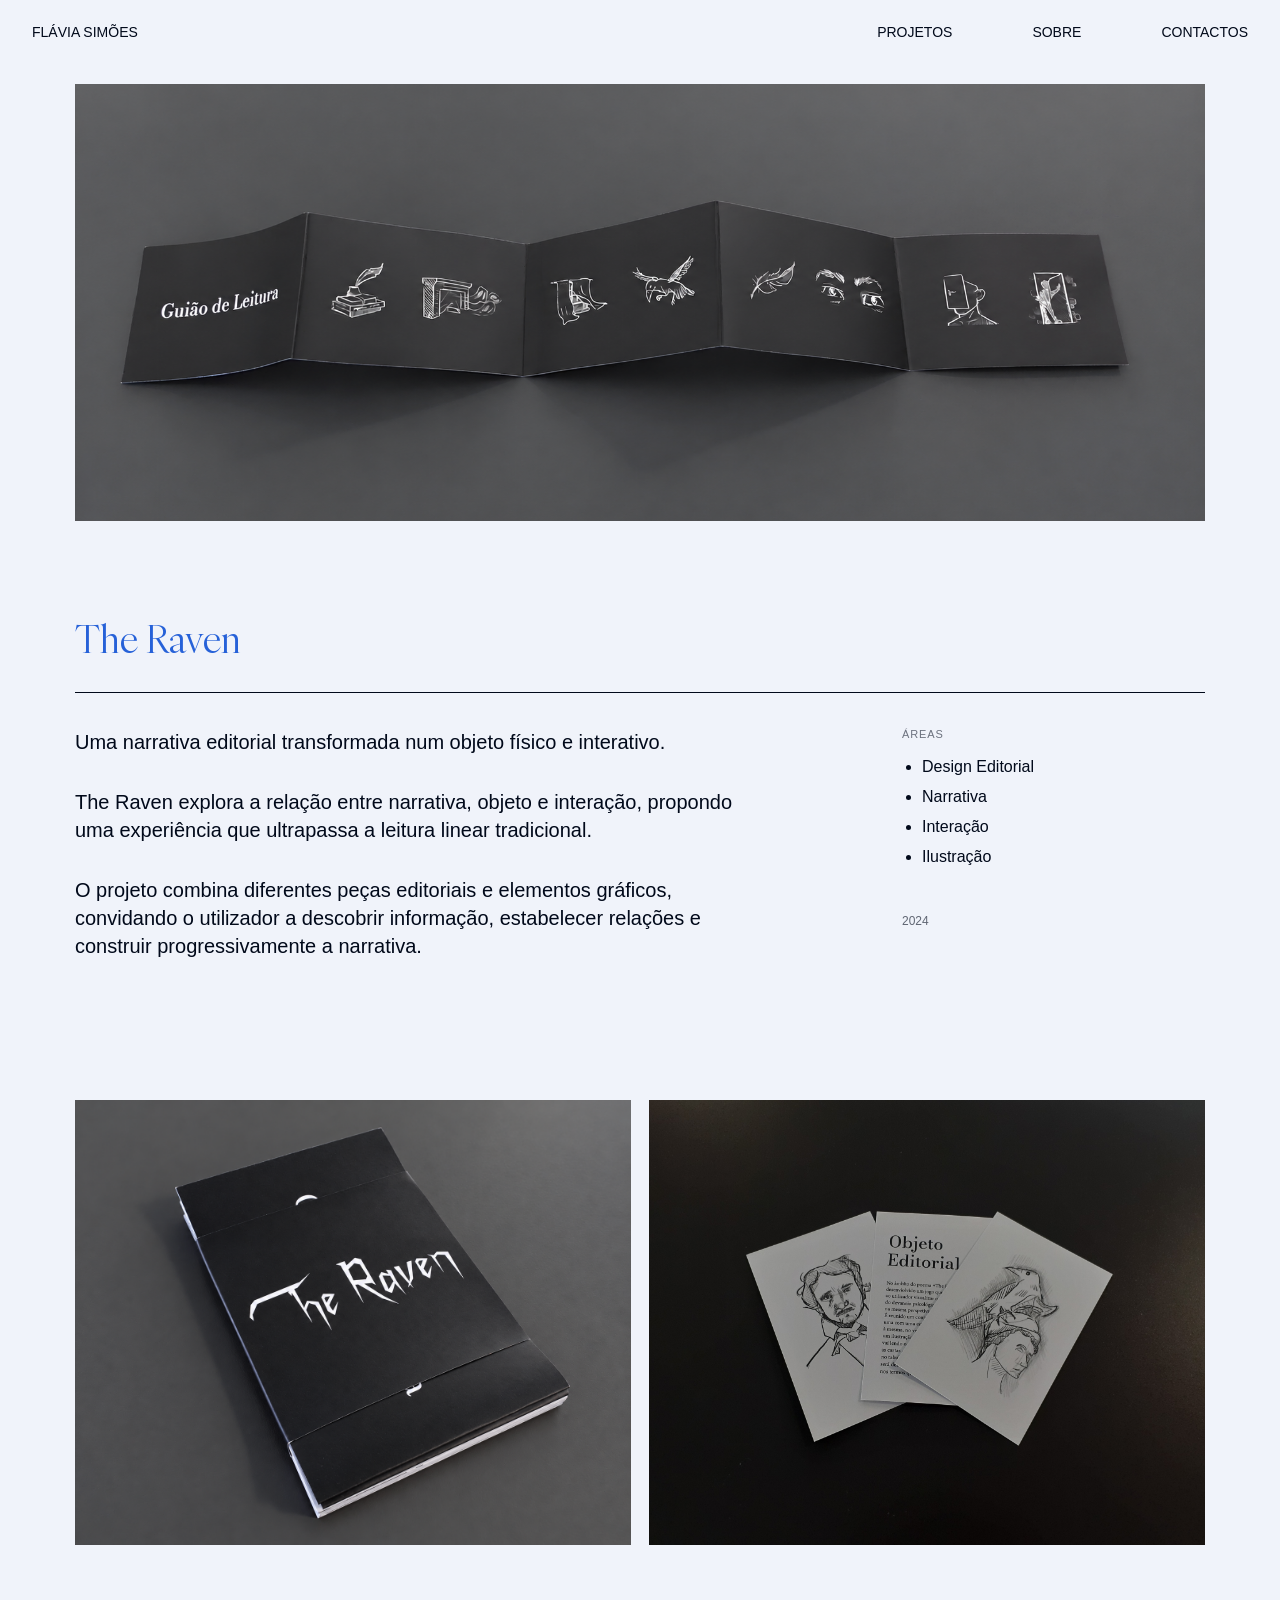
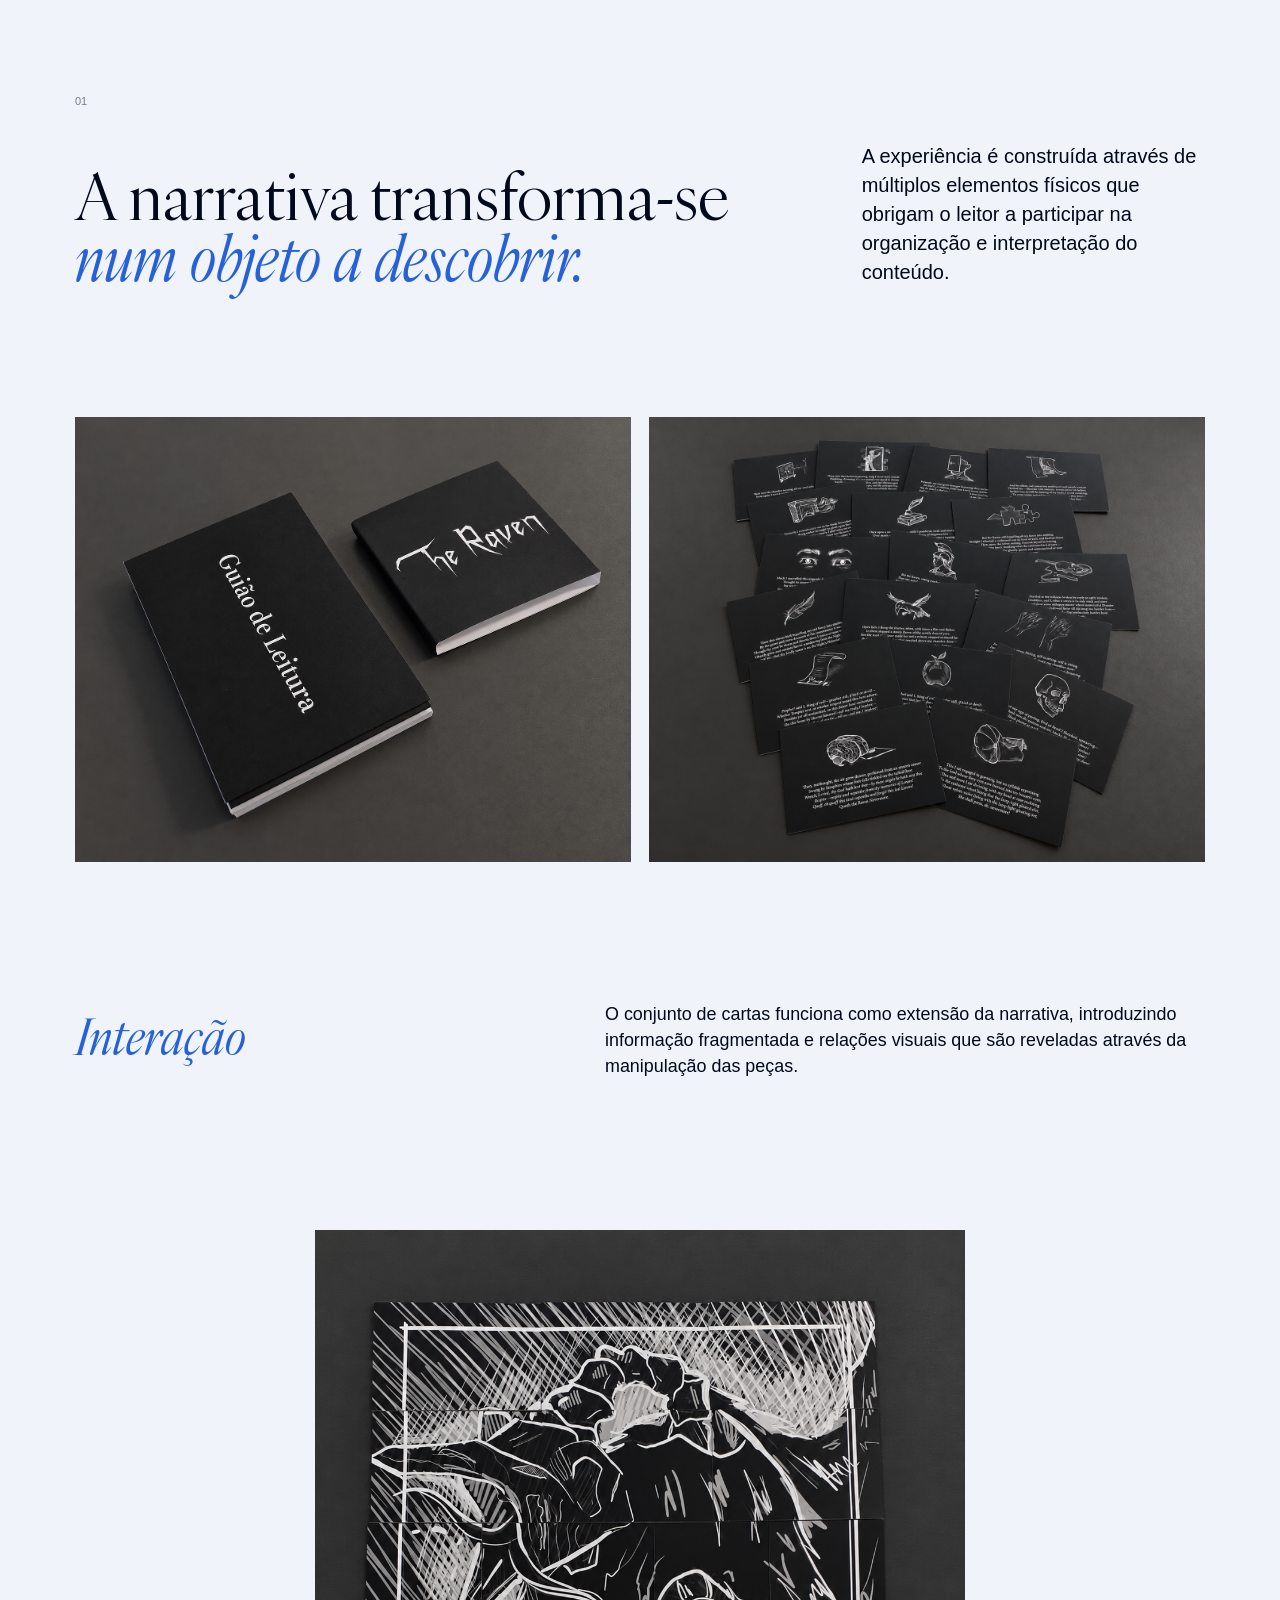
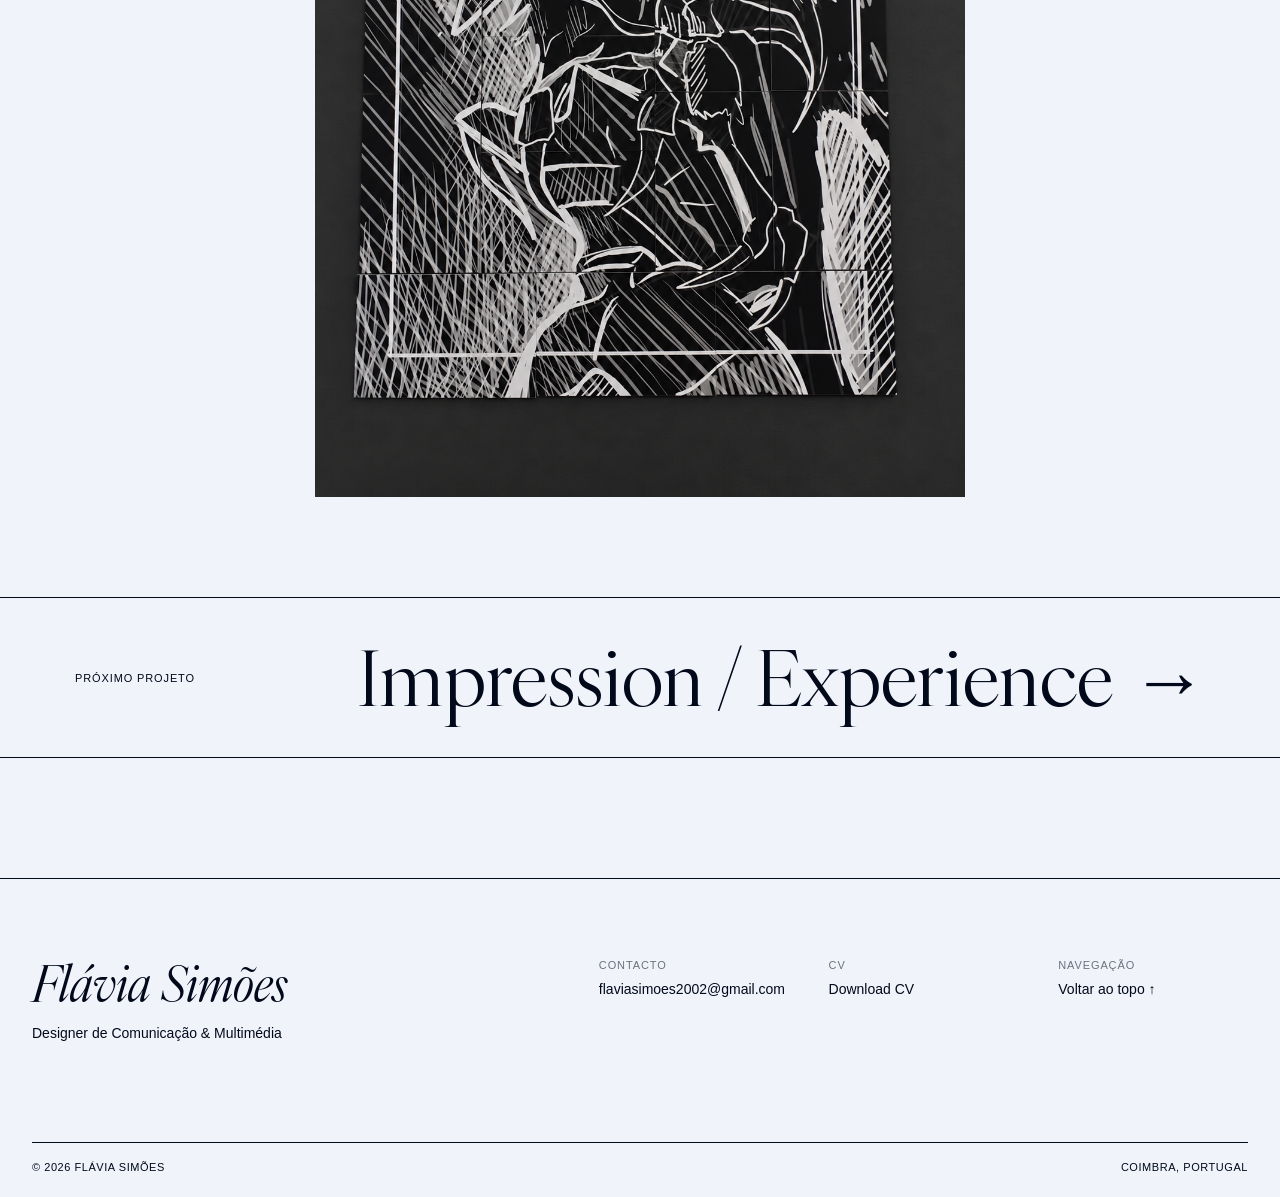
<file: projects/raven.html>
<!doctype html>
<html lang="pt">
  <head>
    <meta charset="UTF-8" />
    <meta name="viewport" content="width=device-width, initial-scale=1.0" />

    <title>The Raven — Flávia Simões</title>

    <link rel="stylesheet" href="../css/style.css?v=3" />
    <link rel="stylesheet" href="../css/project.css?v=1" />
    <link rel="stylesheet" href="../css/project-mobile.css?v=1" />
  </head>

  <body id="top">
    <!-- HEADER -->

    <header class="site-header">
      <a href="../index.html" class="site-name"> Flávia Simões </a>

      <button class="menu-toggle" aria-label="Abrir menu">
        <span></span>
        <span></span>
      </button>

      <nav class="site-nav">
        <a href="../index.html#projetos">PROJETOS</a>
        <a href="../index.html#sobre">SOBRE</a>
        <a href="#contactos">CONTACTOS</a>
      </nav>
    </header>

    <main class="project-page raven-project">
      <!-- ==================================================
           THE RAVEN — HERO
      =================================================== -->

      <section class="project-hero">
        <img
          src="../assets/images/raven/raven4_.png"
          alt="Objeto editorial The Raven"
        />
      </section>

      <!-- ==================================================
           SHARED — PROJECT OVERVIEW
      =================================================== -->

      <section class="project-overview">
        <div class="project-overview-title">
          <h1>The Raven</h1>
        </div>

        <div class="project-overview-divider"></div>

        <div class="project-overview-grid">
          <div class="project-overview-copy project-text">
            <p class="project-tagline">
              Uma narrativa editorial transformada num objeto físico e
              interativo.
            </p>

            <p>
              The Raven explora a relação entre narrativa, objeto e interação,
              propondo uma experiência que ultrapassa a leitura linear
              tradicional.
            </p>

            <p>
              O projeto combina diferentes peças editoriais e elementos
              gráficos, convidando o utilizador a descobrir informação,
              estabelecer relações e construir progressivamente a narrativa.
            </p>
          </div>

          <div class="project-overview-services">
            <span class="project-overview-label"> Áreas </span>

            <ul>
              <li>Design Editorial</li>
              <li>Narrativa</li>
              <li>Interação</li>
              <li>Ilustração</li>
            </ul>

            <span class="project-overview-year"> 2024 </span>
          </div>
        </div>
      </section>

      <!-- ==================================================
           THE RAVEN — OBJECT
      =================================================== -->

      <section class="project-grid project-grid-two">
        <figure>
          <img
            src="../assets/images/raven/raven1.png"
            alt="Capa do objeto editorial The Raven"
          />
        </figure>

        <figure>
          <img
            src="../assets/images/raven/raven3.jpg"
            alt="Peças interiores do projeto The Raven"
          />
        </figure>
      </section>

      <!-- ==================================================
           THE RAVEN — CONCEPT STATEMENT
      =================================================== -->

      <section class="raven-statement">
        <span class="raven-statement-number"> 01 </span>

        <div class="raven-statement-content project-text">
          <h2>
            A narrativa transforma-se
            <em>num objeto a descobrir.</em>
          </h2>

          <p>
            A experiência é construída através de múltiplos elementos físicos
            que obrigam o leitor a participar na organização e interpretação do
            conteúdo.
          </p>
        </div>
      </section>

      <!-- ==================================================
           THE RAVEN — CARDS / INTERACTION
      =================================================== -->

      <section class="raven-cards">
        <figure class="raven-cards-long">
          <img
            src="../assets/images/raven/raven2.png"
            alt="Sequência de cartas do projeto The Raven"
          />
        </figure>

        <figure class="raven-cards-set">
          <img
            src="../assets/images/raven/raven5.png"
            alt="Conjunto de cartas do projeto The Raven"
          />
        </figure>
      </section>

      <!-- ==================================================
           THE RAVEN — DETAIL TEXT
      =================================================== -->

      <section class="raven-detail">
        <div class="raven-detail-title">
          <span>Interação</span>
        </div>

        <div class="raven-detail-copy project-text">
          <p>
            O conjunto de cartas funciona como extensão da narrativa,
            introduzindo informação fragmentada e relações visuais que são
            reveladas através da manipulação das peças.
          </p>
        </div>
      </section>

      <!-- ==================================================
           THE RAVEN — CLOSING
      =================================================== -->

      <section class="raven-closing">
        <img
          src="../assets/images/raven/raven6.png"
          alt="Ilustração do projeto The Raven"
        />
      </section>

      <!-- ==================================================
           SHARED — NEXT PROJECT
      =================================================== -->

      <section class="next-project">
        <span> Próximo projeto </span>

        <a href="impression-experience.html">
          Impression / Experience <em>→</em>
        </a>
      </section>
    </main>

    <!-- FOOTER -->

    <footer class="site-footer" id="contactos">
      <div class="footer-main">
        <div class="footer-intro">
          <p class="footer-name">
            <em>Flávia Simões</em>
          </p>

          <p class="footer-role">Designer de Comunicação & Multimédia</p>
        </div>

        <div class="footer-links">
          <div class="footer-group">
            <span>Contacto</span>

            <a href="mailto:flaviasimoes2002@gmail.com">
              flaviasimoes2002@gmail.com
            </a>
          </div>

          <div class="footer-group">
            <span>CV</span>

            <a href="../assets/cv/flavia-simoes-cv.pdf" target="_blank">
              Download CV
            </a>
          </div>

          <div class="footer-group">
            <span>Navegação</span>

            <a href="#top"> Voltar ao topo ↑ </a>
          </div>
        </div>
      </div>

      <div class="footer-bottom">
        <span> © 2026 Flávia Simões </span>

        <span> Coimbra, Portugal </span>
      </div>
    </footer>

    <script src="../js/main.js"></script>
  </body>
</html>
</file>
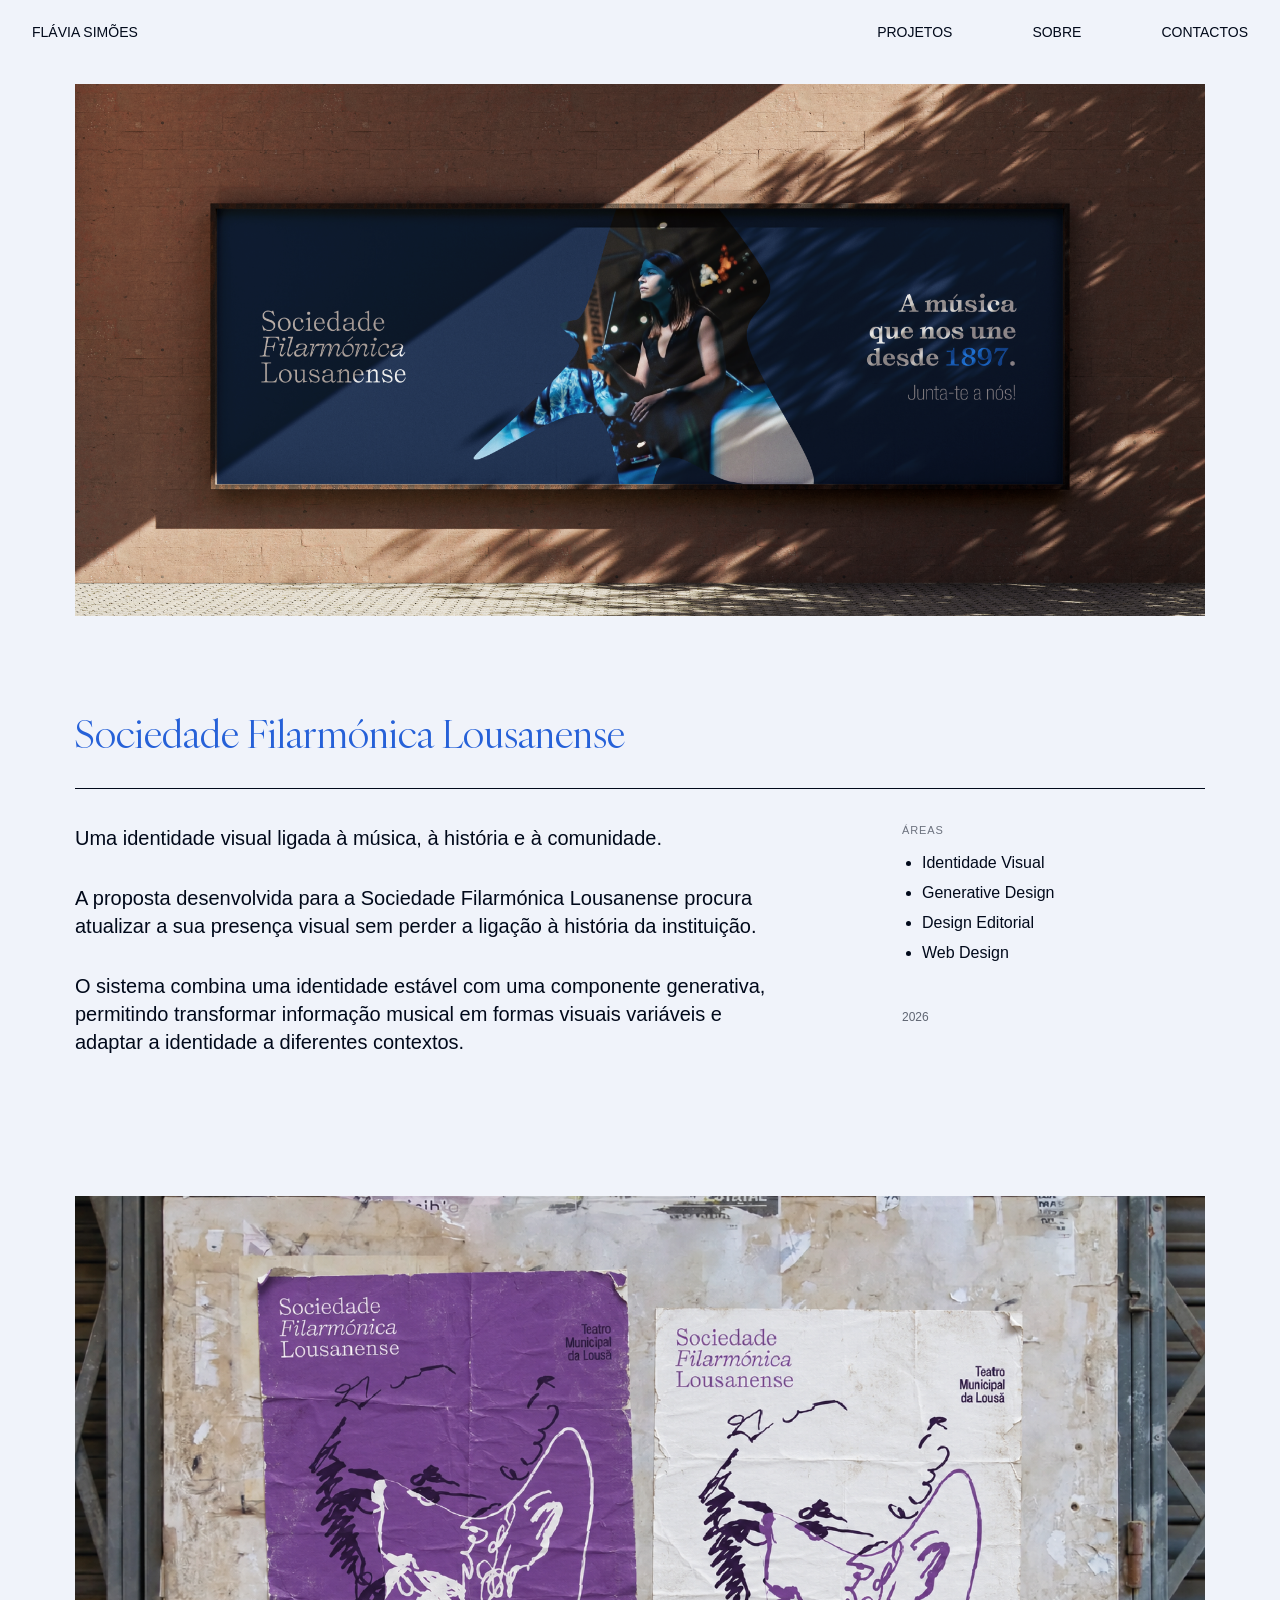
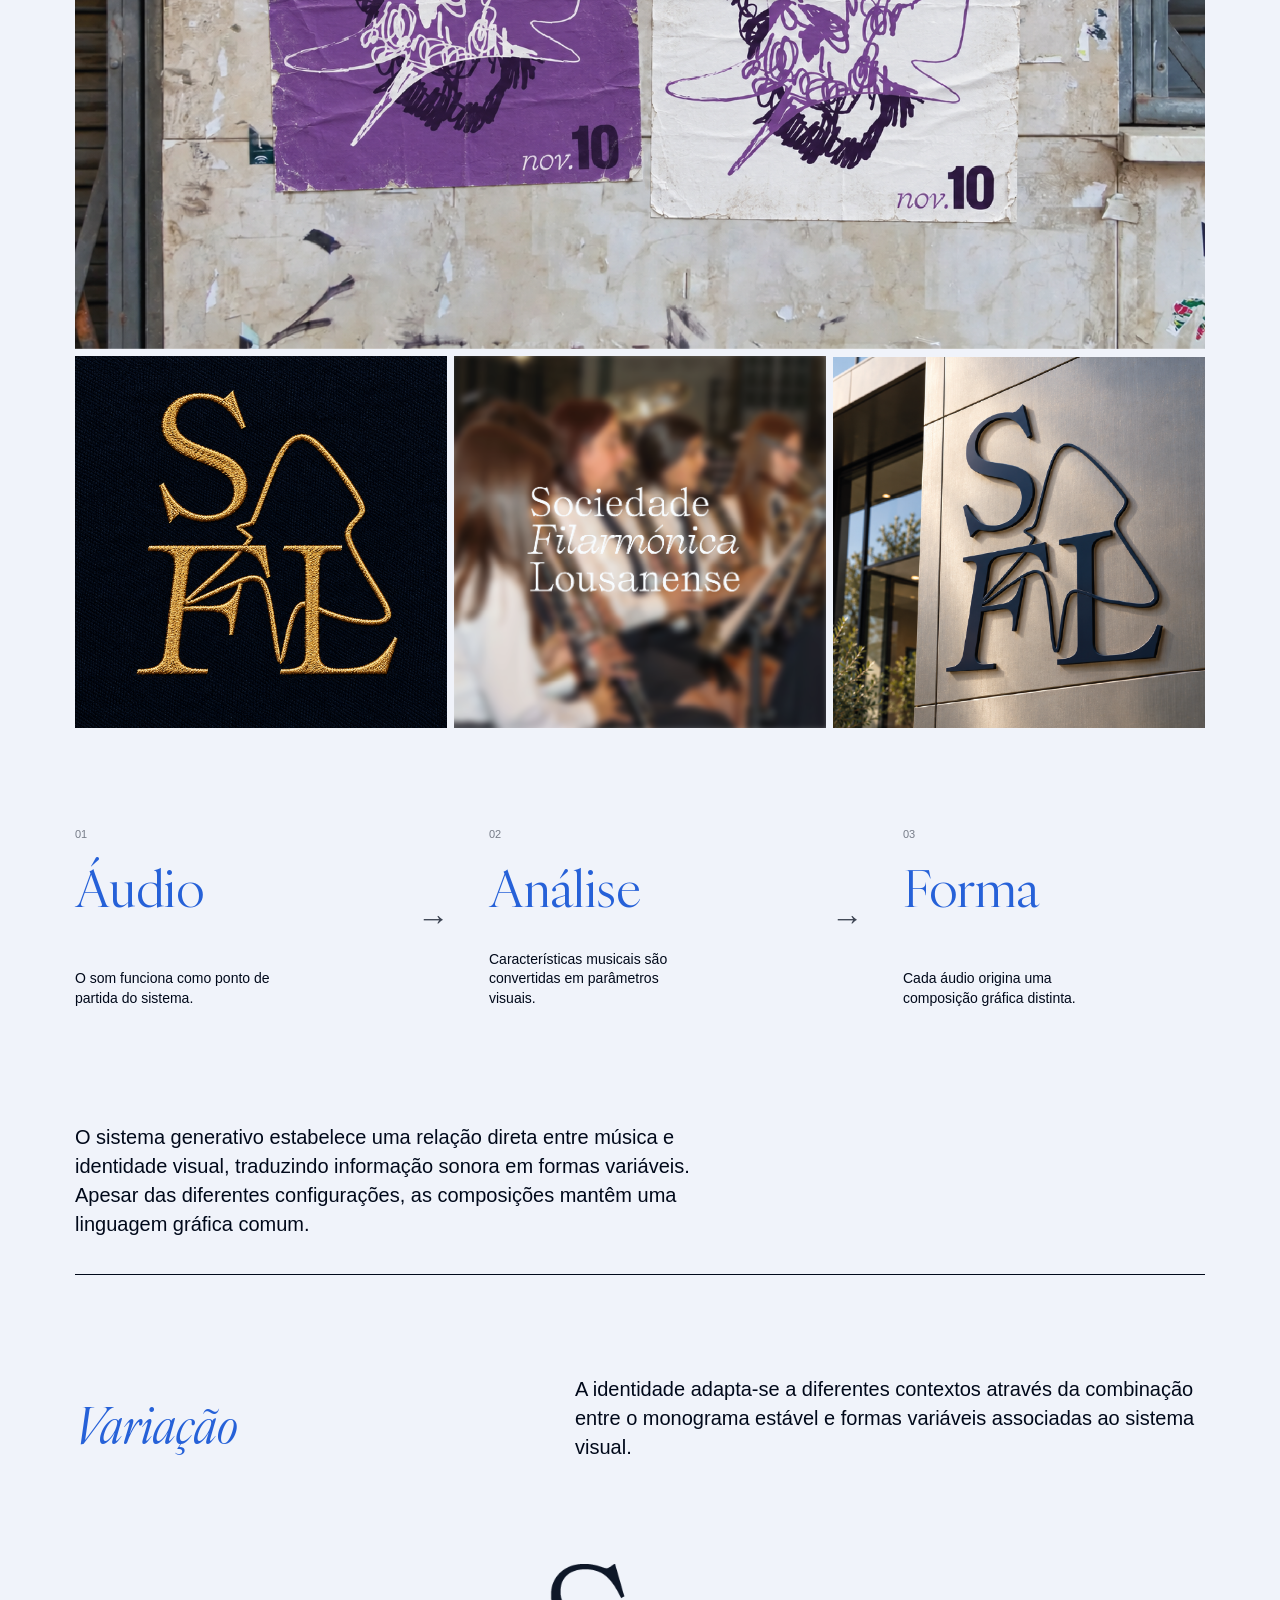
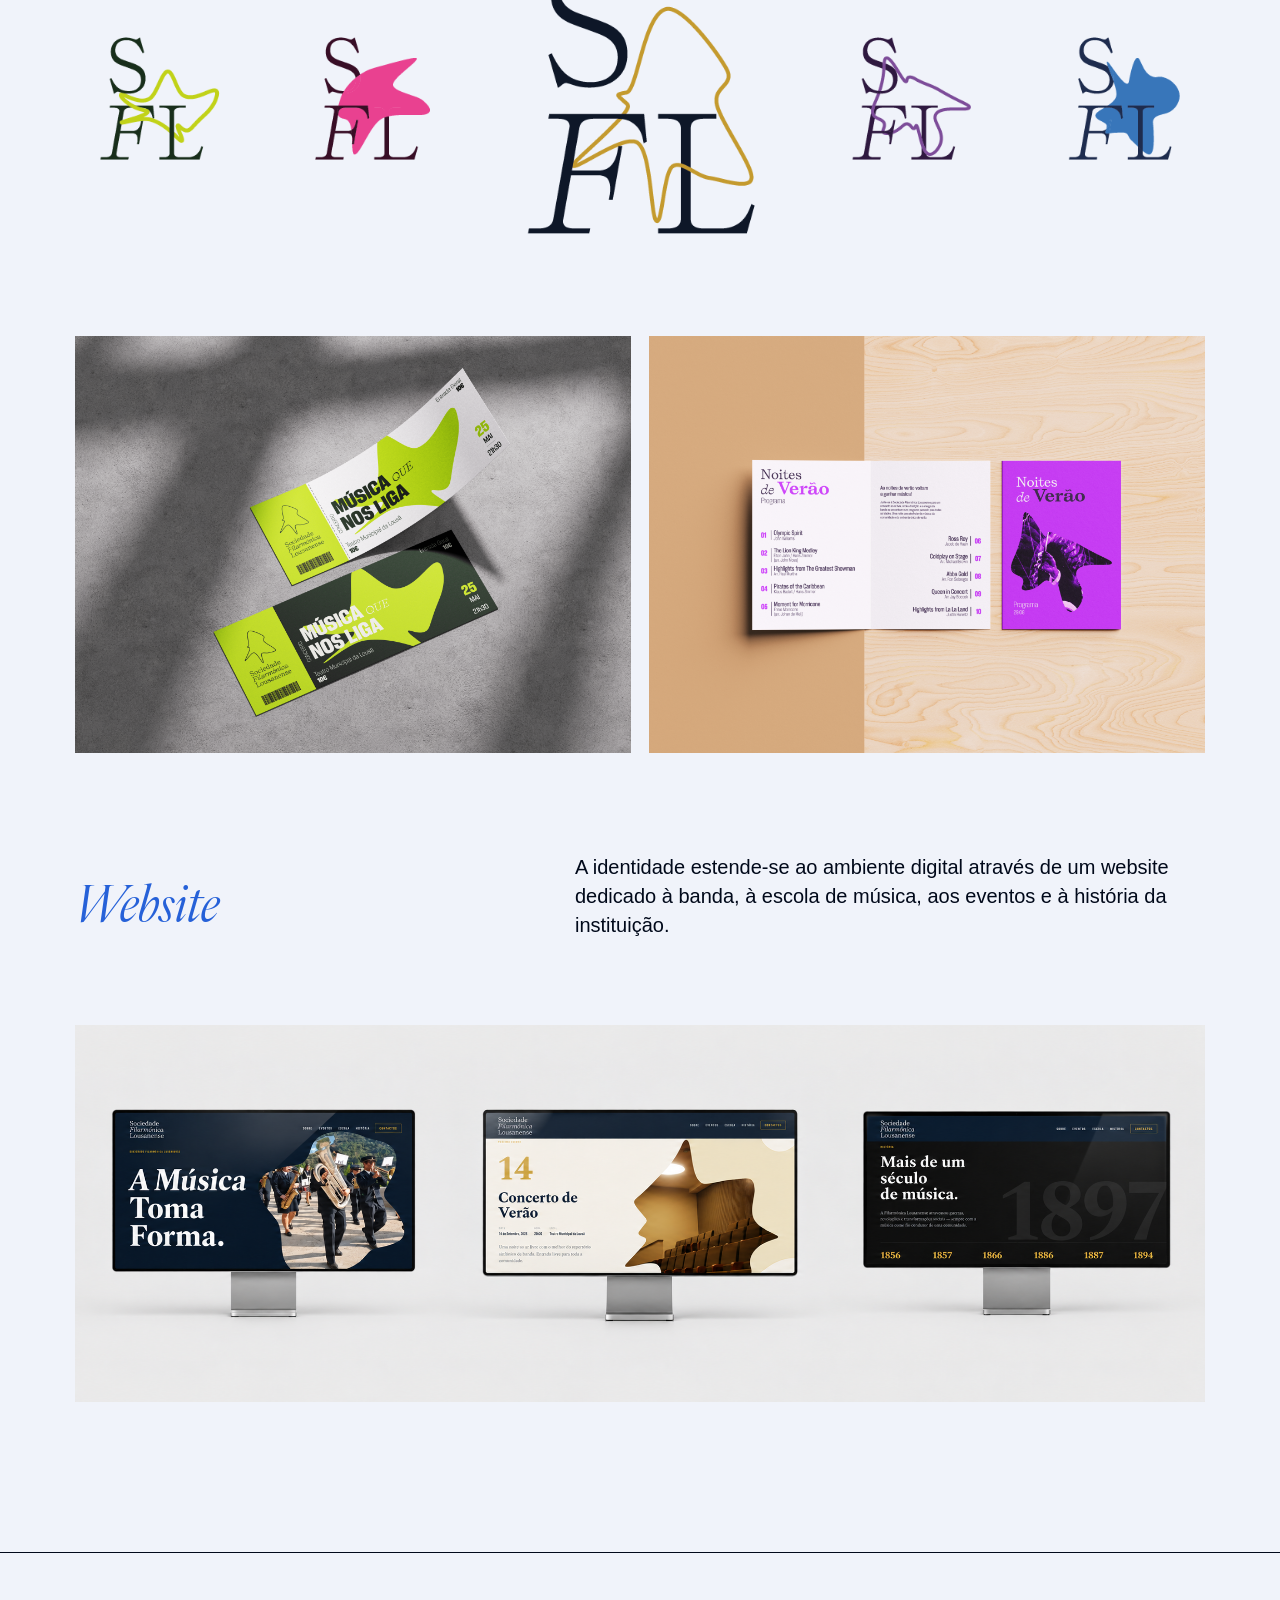
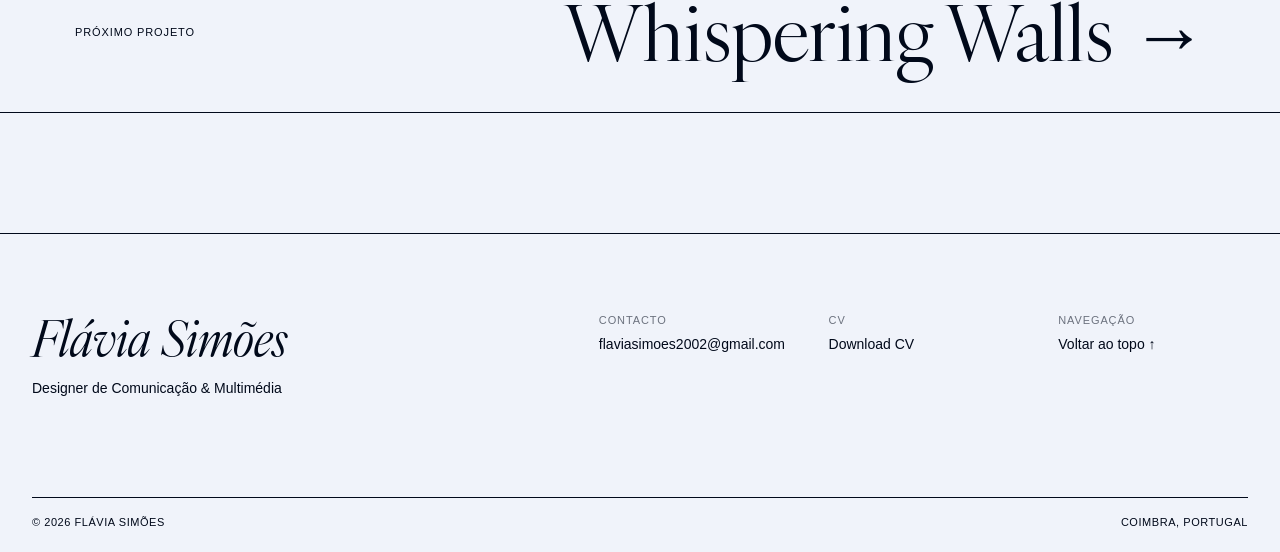
<file: projects/sfl.html>
<!doctype html>
<html lang="pt">
  <head>
    <meta charset="UTF-8" />
    <meta name="viewport" content="width=device-width, initial-scale=1.0" />

    <title>Sociedade Filarmónica Lousanense — Flávia Simões</title>

    <link rel="stylesheet" href="../css/style.css?v=3" />
    <link rel="stylesheet" href="../css/project.css?v=1" />
    <link rel="stylesheet" href="../css/project-mobile.css?v=1" />
  </head>

  <body id="top">
    <!-- HEADER -->

    <header class="site-header">
      <a href="../index.html" class="site-name"> Flávia Simões </a>

      <button class="menu-toggle" aria-label="Abrir menu">
        <span></span>
        <span></span>
      </button>

      <nav class="site-nav">
        <a href="../index.html#projetos">PROJETOS</a>
        <a href="../index.html#sobre">SOBRE</a>
        <a href="#contactos">CONTACTOS</a>
      </nav>
    </header>

    <main class="project-page sfl-project">
      <!-- ==================================================
       SFL — HERO
  =================================================== -->

      <section class="project-hero">
        <img
          src="../assets/images/sfl/sfl (1).png"
          alt="Aplicação exterior da identidade da Sociedade Filarmónica Lousanense"
        />
      </section>

      <!-- ==================================================
       SFL — PROJECT OVERVIEW
  =================================================== -->

      <section class="project-overview">
        <div class="project-overview-title">
          <h1>Sociedade Filarmónica Lousanense</h1>
        </div>

        <div class="project-overview-divider"></div>

        <div class="project-overview-grid">
          <div class="project-overview-copy project-text">
            <p class="project-tagline">
              Uma identidade visual ligada à música, à história e à comunidade.
            </p>

            <p>
              A proposta desenvolvida para a Sociedade Filarmónica Lousanense
              procura atualizar a sua presença visual sem perder a ligação à
              história da instituição.
            </p>

            <p>
              O sistema combina uma identidade estável com uma componente
              generativa, permitindo transformar informação musical em formas
              visuais variáveis e adaptar a identidade a diferentes contextos.
            </p>
          </div>

          <div class="project-overview-services">
            <span class="project-overview-label"> Áreas </span>

            <ul>
              <li>Identidade Visual</li>
              <li>Generative Design</li>
              <li>Design Editorial</li>
              <li>Web Design</li>
            </ul>

            <span class="project-overview-year"> 2026 </span>
          </div>
        </div>
      </section>

      <!-- ==================================================
     SFL — POSTER CAMPAIGN
=================================================== -->

      <section class="sfl-poster-feature">
        <img
          src="../assets/images/sfl/sfl (5).png"
          alt="Campanha de cartazes da Sociedade Filarmónica Lousanense"
        />
      </section>

      <!-- ==================================================
     SFL — IDENTITY APPLICATIONS
     3 imagens na mesma linha
=================================================== -->

      <section class="sfl-identity-row">
        <figure>
          <img
            src="../assets/images/sfl/sfl (2).png"
            alt="Monograma da Sociedade Filarmónica Lousanense bordado a dourado"
          />
        </figure>

        <figure>
          <img
            src="../assets/images/sfl/sfl (4).png"
            alt="Identidade da Sociedade Filarmónica Lousanense aplicada sobre fotografia da banda"
          />
        </figure>

        <figure>
          <img
            src="../assets/images/sfl/sfl (3).png"
            alt="Aplicação arquitetónica do símbolo da Sociedade Filarmónica Lousanense"
          />
        </figure>
      </section>

      <!-- ==================================================
     SFL — GENERATIVE SYSTEM
=================================================== -->

      <section class="generative-process">
        <div class="generative-flow">
          <div class="flow-step">
            <span class="flow-number">01</span>

            <h2>Áudio</h2>

            <p>O som funciona como ponto de partida do sistema.</p>
          </div>

          <span class="flow-arrow">→</span>

          <div class="flow-step">
            <span class="flow-number">02</span>

            <h2>Análise</h2>

            <p>
              Características musicais são convertidas em parâmetros visuais.
            </p>
          </div>

          <span class="flow-arrow">→</span>

          <div class="flow-step">
            <span class="flow-number">03</span>

            <h2>Forma</h2>

            <p>Cada áudio origina uma composição gráfica distinta.</p>
          </div>
        </div>

        <p class="generative-description project-text">
          O sistema generativo estabelece uma relação direta entre música e
          identidade visual, traduzindo informação sonora em formas variáveis.
          Apesar das diferentes configurações, as composições mantêm uma
          linguagem gráfica comum.
        </p>

        <div class="project-overview-divider"></div>
      </section>

      <!-- ==================================================
     SFL — SYMBOL VARIATIONS
=================================================== -->

      <section class="sfl-variations">
        <div class="sfl-section-heading project-text">
          <span>Variação</span>

          <p>
            A identidade adapta-se a diferentes contextos através da combinação
            entre o monograma estável e formas variáveis associadas ao sistema
            visual.
          </p>
        </div>

        <img
          src="../assets/images/sfl/sfl (9).png"
          alt="Variações cromáticas e formais do símbolo da Sociedade Filarmónica Lousanense"
        />
      </section>

      <!-- ==================================================
     SFL — EVENT MATERIAL
     Bilhetes + programa
=================================================== -->

      <section class="sfl-event-row">
        <figure>
          <img
            src="../assets/images/sfl/sfl (6).png"
            alt="Bilhetes da Sociedade Filarmónica Lousanense"
          />
        </figure>

        <figure>
          <img
            src="../assets/images/sfl/sfl (11).png"
            alt="Programa de concerto da Sociedade Filarmónica Lousanense"
          />
        </figure>
      </section>

      <!-- ==================================================
     SFL — WEBSITE
=================================================== -->

      <section class="sfl-website">
        <div class="sfl-section-heading project-text">
          <span>Website</span>

          <p>
            A identidade estende-se ao ambiente digital através de um website
            dedicado à banda, à escola de música, aos eventos e à história da
            instituição.
          </p>
        </div>

        <img
          class="sfl-website-image"
          src="../assets/images/sfl/sfl (10).png"
          alt="Website da Sociedade Filarmónica Lousanense"
        />
      </section>

      <!-- ==================================================
       NEXT PROJECT
  =================================================== -->

      <section class="next-project">
        <span> Próximo projeto </span>

        <a href="whispering-wall.html"> Whispering Walls <em>→</em> </a>
      </section>
    </main>

    <!-- FOOTER -->

    <footer class="site-footer" id="contactos">
      <div class="footer-main">
        <div class="footer-intro">
          <p class="footer-name">
            <em>Flávia Simões</em>
          </p>

          <p class="footer-role">Designer de Comunicação & Multimédia</p>
        </div>

        <div class="footer-links">
          <div class="footer-group">
            <span>Contacto</span>

            <a href="mailto:flaviasimoes2002@gmail.com">
              flaviasimoes2002@gmail.com
            </a>
          </div>

          <div class="footer-group">
            <span>CV</span>

            <a href="../assets/cv/flavia-simoes-cv.pdf" target="_blank">
              Download CV
            </a>
          </div>

          <div class="footer-group">
            <span>Navegação</span>

            <a href="#top"> Voltar ao topo ↑ </a>
          </div>
        </div>
      </div>

      <div class="footer-bottom">
        <span>© 2026 Flávia Simões</span>
        <span>Coimbra, Portugal</span>
      </div>
    </footer>

    <script src="../js/main.js"></script>
  </body>
</html>
</file>
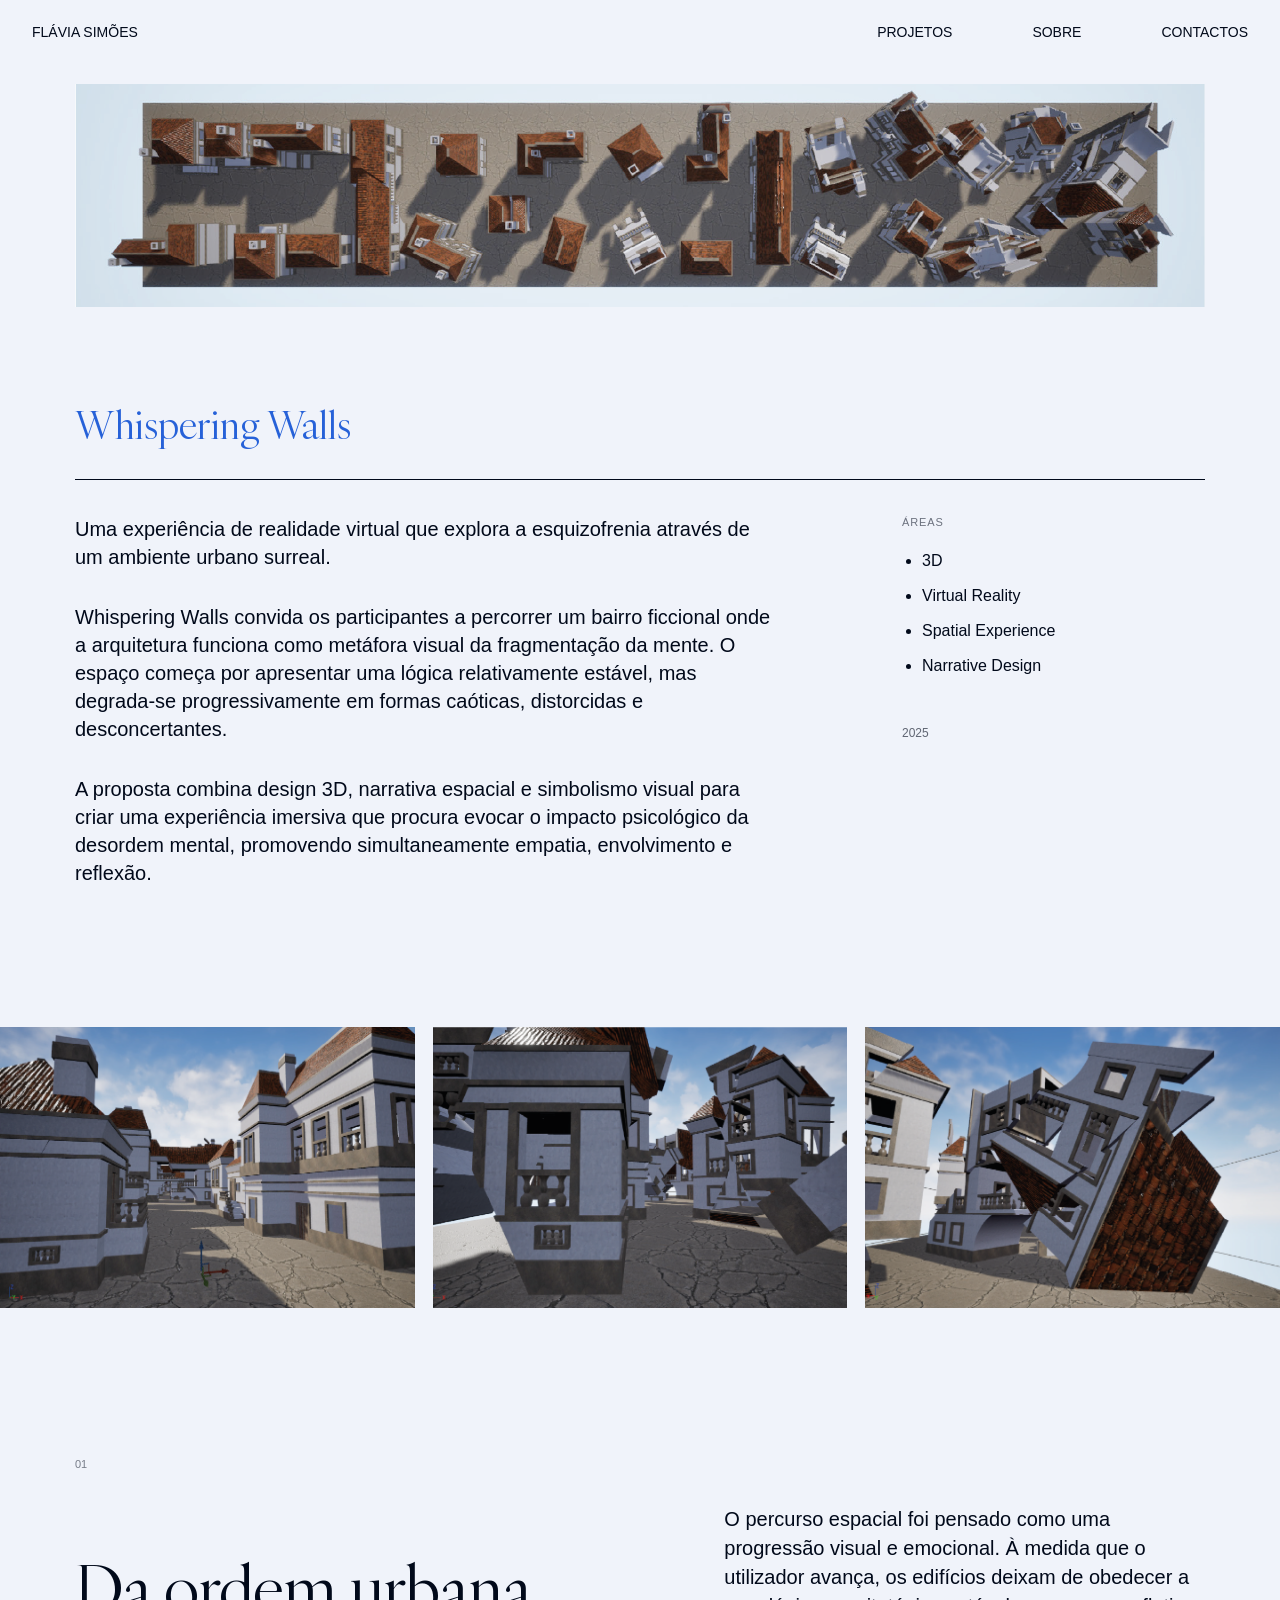
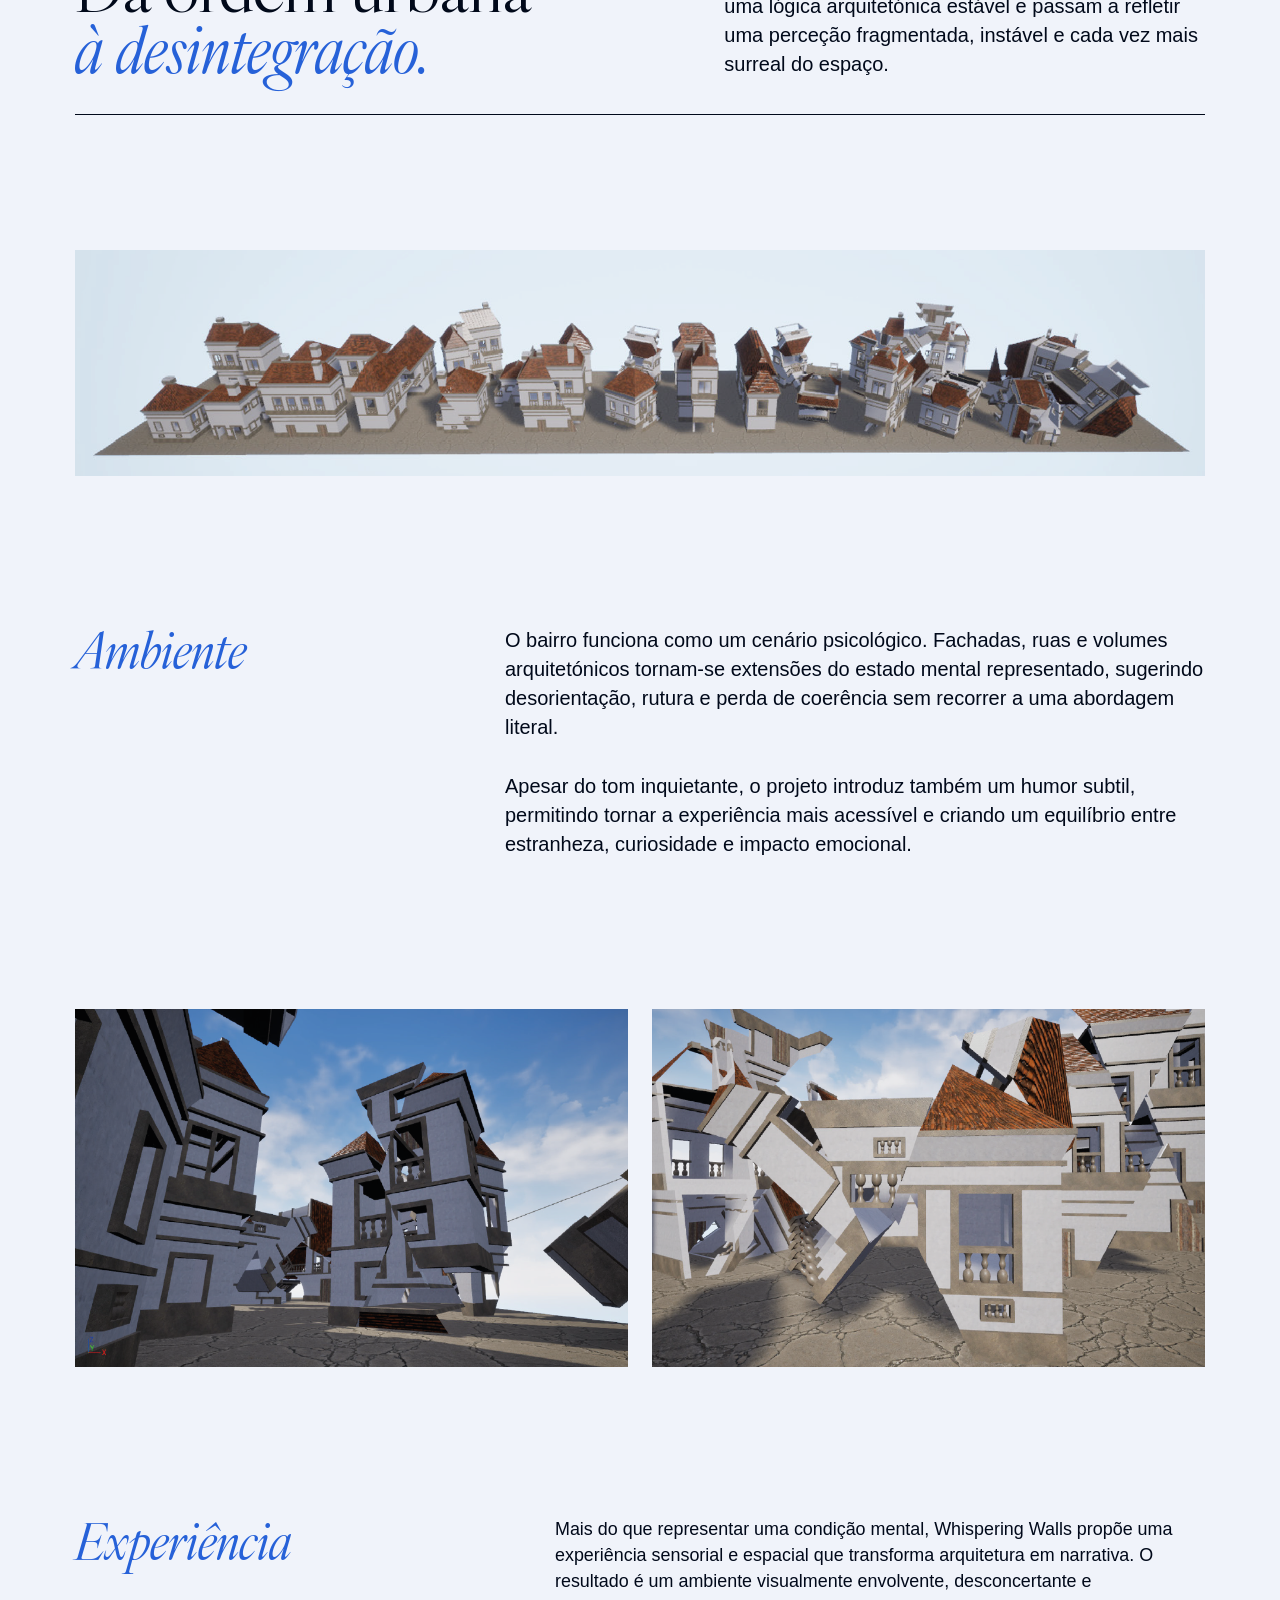
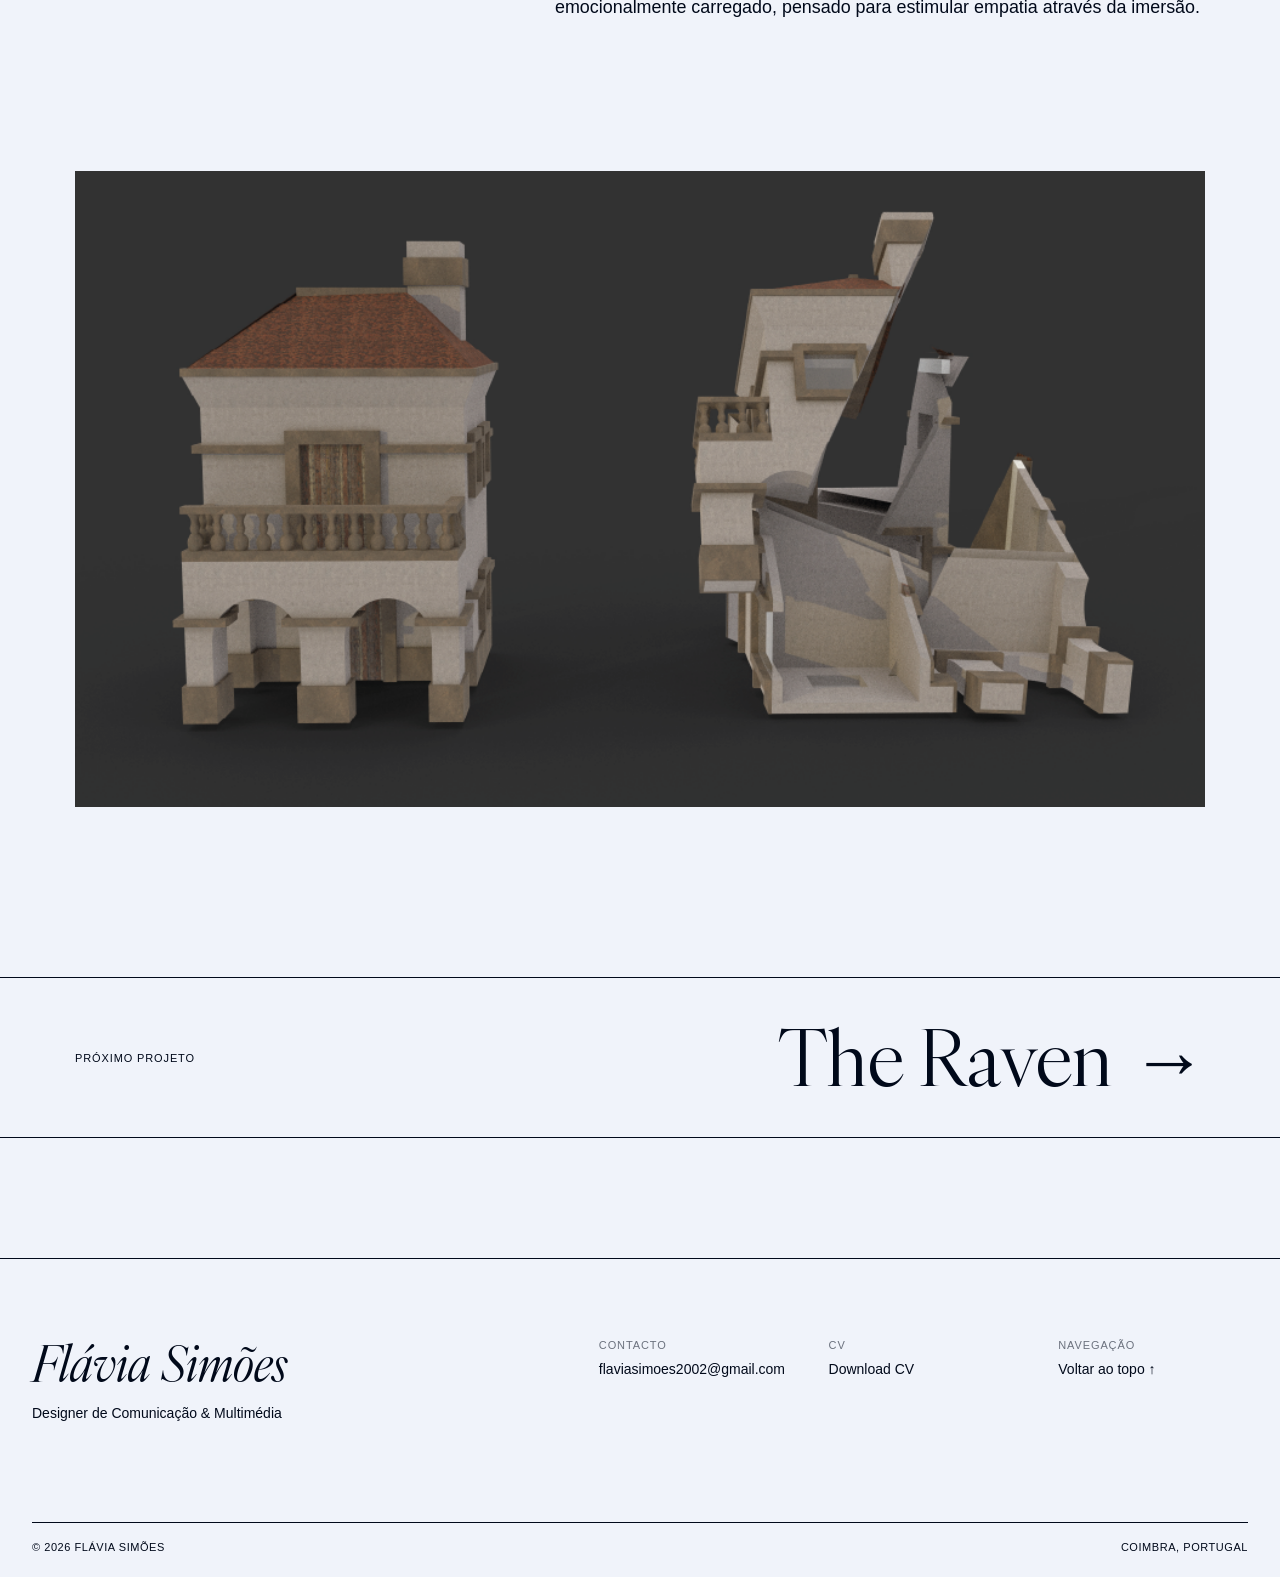
<file: projects/whispering-wall.html>
<!doctype html>
<html lang="pt">
  <head>
    <meta charset="UTF-8" />
    <meta name="viewport" content="width=device-width, initial-scale=1.0" />

    <title>Whispering Walls — Flávia Simões</title>

    <link rel="stylesheet" href="../css/style.css?v=3" />
    <link rel="stylesheet" href="../css/project.css?v=1" />
    <link rel="stylesheet" href="../css/project-mobile.css?v=1" />
  </head>

  <body id="top">
    <!-- HEADER -->

    <header class="site-header">
      <a href="../index.html" class="site-name">Flávia Simões</a>

      <button class="menu-toggle" aria-label="Abrir menu">
        <span></span>
        <span></span>
      </button>

      <nav class="site-nav">
        <a href="../index.html#projetos">PROJETOS</a>
        <a href="../index.html#sobre">SOBRE</a>
        <a href="#contactos">CONTACTOS</a>
      </nav>
    </header>

    <main class="project-page whispering-project">
      <!-- HERO -->

      <section class="project-hero">
        <img
          src="../assets/images/whispering-walls/ww (6).png"
          alt="Vista geral do projeto Whispering Walls"
        />
      </section>

      <!-- OVERVIEW -->

      <section class="project-overview">
        <div class="project-overview-title">
          <h1>Whispering Walls</h1>
        </div>

        <div class="project-overview-divider"></div>

        <div class="project-overview-grid project-text">
          <div class="project-overview-copy">
            <p class="project-tagline">
              Uma experiência de realidade virtual que explora a esquizofrenia
              através de um ambiente urbano surreal.
            </p>

            <p>
              Whispering Walls convida os participantes a percorrer um bairro
              ficcional onde a arquitetura funciona como metáfora visual da
              fragmentação da mente. O espaço começa por apresentar uma lógica
              relativamente estável, mas degrada-se progressivamente em formas
              caóticas, distorcidas e desconcertantes.
            </p>

            <p>
              A proposta combina design 3D, narrativa espacial e simbolismo
              visual para criar uma experiência imersiva que procura evocar o
              impacto psicológico da desordem mental, promovendo simultaneamente
              empatia, envolvimento e reflexão.
            </p>
          </div>

          <div class="project-overview-services">
            <span class="project-overview-label">Áreas</span>

            <ul>
              <li>3D</li>
              <li>Virtual Reality</li>
              <li>Spatial Experience</li>
              <li>Narrative Design</li>
            </ul>

            <span class="project-overview-year">2025</span>
          </div>
        </div>
      </section>

      <!-- FIRST IMAGE ROW -->

      <section class="ww-row-three">
        <figure>
          <img
            src="../assets/images/whispering-walls/ww (2).png"
            alt="Rua do projeto Whispering Walls"
          />
        </figure>

        <figure>
          <img
            src="../assets/images/whispering-walls/ww (3).png"
            alt="Vista urbana do projeto Whispering Walls"
          />
        </figure>

        <figure>
          <img
            src="../assets/images/whispering-walls/ww (1).png"
            alt="Arquitetura distorcida do projeto Whispering Walls"
          />
        </figure>
      </section>

      <!-- STATEMENT -->

      <section class="ww-statement">
        <span class="ww-statement-number">01</span>

        <div class="ww-statement-content project-text">
          <h2>Da ordem urbana<br /><em>à desintegração.</em></h2>

          <p>
            O percurso espacial foi pensado como uma progressão visual e
            emocional. À medida que o utilizador avança, os edifícios deixam de
            obedecer a uma lógica arquitetónica estável e passam a refletir uma
            perceção fragmentada, instável e cada vez mais surreal do espaço.
          </p>
        </div>

        <div class="project-overview-divider"></div>
      </section>

      <!-- SINGLE IMAGE 1 -->

      <section class="ww-full-image">
        <img
          src="../assets/images/whispering-walls/ww (7).png"
          alt="Panorâmica do bairro em Whispering Walls"
        />
      </section>

      <!-- DETAIL TEXT -->

      <section class="ww-detail">
        <div class="ww-detail-title">
          <span>Ambiente</span>
        </div>

        <div class="ww-detail-copy project-text">
          <p>
            O bairro funciona como um cenário psicológico. Fachadas, ruas e
            volumes arquitetónicos tornam-se extensões do estado mental
            representado, sugerindo desorientação, rutura e perda de coerência
            sem recorrer a uma abordagem literal.
          </p>

          <p>
            Apesar do tom inquietante, o projeto introduz também um humor
            subtil, permitindo tornar a experiência mais acessível e criando um
            equilíbrio entre estranheza, curiosidade e impacto emocional.
          </p>
        </div>
      </section>

      <!-- SINGLE IMAGE 2 -->

      <!-- FINAL IMAGE PAIR -->

      <section class="ww-row-two">
        <figure>
          <img
            src="../assets/images/whispering-walls/ww (12).png"
            alt="Vista imersiva do ambiente Whispering Walls"
          />
        </figure>

        <figure>
          <img
            src="../assets/images/whispering-walls/ww (13).png"
            alt="Arquitetura fragmentada em Whispering Walls"
          />
        </figure>
      </section>

      <!-- CLOSING TEXT -->

      <section class="ww-closing-text">
        <div class="ww-closing-text-title">
          <span>Experiência</span>
        </div>

        <div class="ww-closing-text-copy project-text">
          <p>
            Mais do que representar uma condição mental, Whispering Walls propõe
            uma experiência sensorial e espacial que transforma arquitetura em
            narrativa. O resultado é um ambiente visualmente envolvente,
            desconcertante e emocionalmente carregado, pensado para estimular
            empatia através da imersão.
          </p>
        </div>
      </section>

      <section class="ww-single-image">
        <img
          src="../assets/images/whispering-walls/ww (8).png"
          alt="Modelos e volumetria de Whispering Walls"
        />
      </section>

      <!-- NEXT PROJECT -->

      <section class="next-project">
        <span>Próximo projeto</span>

        <a href="raven.html">The Raven <em>→</em></a>
      </section>
    </main>

    <!-- FOOTER -->

    <footer class="site-footer" id="contactos">
      <div class="footer-main">
        <div class="footer-intro">
          <p class="footer-name"><em>Flávia Simões</em></p>
          <p class="footer-role">Designer de Comunicação & Multimédia</p>
        </div>

        <div class="footer-links">
          <div class="footer-group">
            <span>Contacto</span>
            <a href="mailto:flaviasimoes2002@gmail.com">
              flaviasimoes2002@gmail.com
            </a>
          </div>

          <div class="footer-group">
            <span>CV</span>
            <a href="../assets/cv/flavia-simoes-cv.pdf" target="_blank">
              Download CV
            </a>
          </div>

          <div class="footer-group">
            <span>Navegação</span>
            <a href="#top">Voltar ao topo ↑</a>
          </div>
        </div>
      </div>

      <div class="footer-bottom">
        <span>© 2026 Flávia Simões</span>
        <span>Coimbra, Portugal</span>
      </div>
    </footer>

    <script src="../js/main.js"></script>
  </body>
</html>
</file>
<file: css/style.css>
@font-face {
    font-family: "IvyOra";
    src: url("../assets/fonts/IvyOraDisplay-Regular.ttf") format("truetype");
    font-weight: 400;
    font-style: normal;
}

@font-face {
    font-family: "IvyOra";
    src: url("../assets/fonts/IvyOraDisplay-RegularItalic.ttf") format("truetype");
    font-weight: 400;
    font-style: italic;
}

:root {
    --background: #f0f3fa;
    --blue: #2661d8;
    --dark: #01091a;

    --page-padding: 32px;
    --content-padding: 75px;
}

/* RESET */

* {
    margin: 0;
    padding: 0;
    box-sizing: border-box;
}

html {
    scroll-behavior: smooth;
}

body {
    background: var(--background);
    color: var(--dark);

    font-family: Helvetica, Arial, sans-serif;
    font-size: 16px;
}

a {
    color: inherit;
    text-decoration: none;
}

img {
    display: block;
    width: 100%;
}

/* HEADER */

.site-header {
    position: sticky;
    top: 0;
    z-index: 1000;

    display: flex;
    justify-content: space-between;
    align-items: center;

    padding: 24px var(--page-padding);
}

.site-name {
    font-size: 14px;
    text-transform: uppercase;
}

.site-nav {
    display: flex;
    gap: 80px;

    font-size: 14px;
}

.site-nav a {
    transition: opacity 0.2s ease;
}

.site-nav a:hover {
    color: var(--blue);
    opacity: 1;
}

/* HERO */

.hero {
    min-height: 84vh;

    display: flex;
    flex-direction: column;
    justify-content: center;
    align-items: center;

    padding: 60px var(--page-padding);
}

.hero-quote {
    max-width: 1000px;

    font-family: "IvyOra", serif;
    font-size: clamp(3.5rem, 5vw, 9rem);
    font-weight: 400;
    line-height: 0.9;

    color: var(--blue);

    text-align: center;

    margin: 0 auto;
}

.hero-quote em {
    font-family: "IvyOra", serif;
    font-style: italic;
    font-weight: 400;
}

.hero-author {
    margin-top: 28px;

    font-size: 12px;
    text-transform: uppercase;
    letter-spacing: 0.08em;
}

/* DIVIDER */

.divider {
    width: 100%;
    height: 1px;

    margin: 0 auto;

    background: var(--dark);
}

/* FEATURED PROJECTS */

.featured {
    display: grid;
    grid-template-columns: 1fr 1fr;

    gap: 18px;

    padding: 50px var(--content-padding) 30px;
}

.featured-project img {
    aspect-ratio: 5/4;
    object-fit: cover;
}

.project-meta {
    display: flex;
    justify-content: space-between;

    gap: 20px;

    margin-top: 12px;

    font-size: 13px;
}

.project-meta h2 {
    font-size: inherit;
    font-weight: 400;
}

/* ABOUT */

.about {
    display: flex;
    flex-direction: column;

    gap: 40px;

    padding: 90px var(--content-padding);
}

.about-label {
    font-family: "IvyOra", serif;
    font-size: clamp(2rem, 3vw, 3.5rem);
    font-style: italic;
    font-weight: 400;
}

.about-content {
    max-width: 1000px;
}

.about-text {
    font-family: "Helvetica Neue", Helvetica, Arial, sans-serif;
    font-size: clamp(1.6rem, 1.5vw, 3rem);
    line-height: 1.15;
    font-weight: 400;
}

.skills {
    display: flex;
    flex-wrap: wrap;

    gap: 10px 24px;

    margin-top: 48px;

    font-family: "Helvetica Neue", Helvetica, Arial, sans-serif;
    font-size: 13px;
}

/* SELECTED WORK */

.selected-work {
    padding: 90px 80px 160px;
}

/* STICKY TITLE */

.sticky-title {
    position: sticky;
    top: 50vh;

    transform: translateY(-50%);

    display: flex;
    justify-content: center;

    z-index: 0;

    pointer-events: none;
}

.sticky-title h2 {
    font-family: "IvyOra", serif;
    font-size: clamp(5rem, 9vw, 11rem);
    font-weight: 400;
    letter-spacing: -0.04em;
    color: var(--blue);
}

.sticky-title h2 em {
    font-family: "IvyOra", serif;
    font-style: italic;
    font-weight: 400;
}

.sticky-title em {
    font-style: italic;
    font-weight: 400;
}

/* ORGANIC GRID */

.work-grid {
    position: relative;
    z-index: 1;

    display: grid;
    grid-template-columns: repeat(18, 1fr);

    column-gap: 24px;
    row-gap: 140px;

    align-items: start;
}

.work-item {
    position: relative;
    z-index: 2;
}

.work-item > img {
    width: 100%;
    height: auto;
    object-fit: cover;
}

/* individual positioning */

.work-raven {
    grid-column: 1 / span 10;
    margin-top: 00px;
}

.work-impression {
    grid-column: 8 / span 11;
    margin-top: -50px;
}

.work-impression img {
    width: 100%;
    height: auto;

    aspect-ratio: auto;

    object-fit: contain;
    object-position: center;
}

.work-flags {
    grid-column: 2 / span 8;
    margin-top: -50px;
}

.work-bitch {
    grid-column: 11 / span 8;
    margin-top: 400px;
}

.work-sfl {
    grid-column: 1 / span 8;
    margin-top: -150px;
}

.work-sfl img {
    aspect-ratio: 1 / 1;
    object-fit: cover;
    object-position: 50% 0;
}

.work-whispering {
    grid-column: 10 / span 9;
    margin-top: 250px;
}

/*.work-whispering img {
    aspect-ratio: 16 / 9;
    object-fit: cover;
    object-position: 50% 0%;
}*/

/* PROJECT INFO */

.work-info {
    display: flex;
    justify-content: space-between;
    gap: 20px;

    margin-top: 12px;

    font-family: "Helvetica Neue", Helvetica, Arial, sans-serif;
    font-size: 13px;
}

.work-info h3 {
    font-size: inherit;
    font-weight: 400;
}

/* FLAGS PREVIEW */

.flags-preview {
    display: grid;
    grid-template-columns: repeat(2, 2fr);

    gap: 8px;

    padding: 8px;
    background: var(--dark);
}

.flags-preview img {
    width: 100%;
    aspect-ratio: 1 / 1;
    object-fit: cover;
}

/* SCROLL REVEAL */

.reveal {
    opacity: 0;
    transform: translateY(90px);

    transition:
        opacity 0.8s ease,
        transform 0.9s cubic-bezier(0.22, 1, 0.36, 1);
}

.reveal.visible {
    opacity: 1;
    transform: translateY(0);
}

/* HOVER */

.work-item img {
    transition: transform 0.5s cubic-bezier(0.22, 1, 0.36, 1);
}

.work-item:hover > img {
    transform: scale(1.015);
}

.work-item:hover .flags-preview img {
    transform: scale(1.015);
}

/* FOOTER */

.site-footer {
    background: var(--background);
    color: var(--dark);

    padding: 40px var(--page-padding) 24px;

    border-top: 1px solid var(--dark);
}

.footer-main {
    display: grid;
    grid-template-columns: 1.5fr 2fr;

    gap: 80px;

    padding: 40px 0 100px;
}

.footer-name {
    font-family: "IvyOra", serif;
    font-size: clamp(2.5rem, 4vw, 5rem);
    line-height: 0.95;
}

.footer-role {
    max-width: 280px;

    margin-top: 16px;

    font-family: "Helvetica Neue", Helvetica, Arial, sans-serif;
    font-size: 14px;
    line-height: 1.3;
}

.footer-links {
    display: grid;
    grid-template-columns: repeat(3, 1fr);

    gap: 40px;
}

.footer-group {
    display: flex;
    flex-direction: column;

    gap: 10px;
}

.footer-group span {
    font-size: 11px;
    text-transform: uppercase;
    letter-spacing: 0.08em;

    opacity: 0.55;
}

.footer-group a {
    font-size: 14px;

    transition: color 0.2s ease;
}

.footer-group a:hover {
    color: var(--blue);
}

.footer-bottom {
    display: flex;
    justify-content: space-between;

    padding-top: 18px;

    border-top: 1px solid var(--dark);

    font-size: 11px;
    text-transform: uppercase;
    letter-spacing: 0.05em;
}

/* MOBILE */

.menu-toggle {
    display: none;

    border: 0;
    background: none;
    cursor: pointer;
}

@media (max-width: 768px) {
    :root {
        --page-padding: 18px;
    }

    /* HEADER */

    .site-header {
        position: relative;
        z-index: 100;

        padding: 20px var(--page-padding);
    }

    .menu-toggle {
        display: flex;
        flex-direction: column;
        gap: 6px;

        position: relative;
        z-index: 102;

        border: 0;
        background: none;
        cursor: pointer;
    }

    .menu-toggle span {
        display: block;

        width: 26px;
        height: 1px;

        background: var(--dark);

        transition:
            transform 0.3s ease,
            opacity 0.3s ease;
    }

    .site-nav {
        position: fixed;
        inset: 0;

        display: flex;
        flex-direction: column;
        justify-content: center;
        align-items: center;

        gap: 32px;

        background: var(--background);

        font-family: "IvyOra", serif;
        font-size: clamp(3rem, 12vw, 5rem);

        opacity: 0;
        visibility: hidden;

        transition:
            opacity 0.3s ease,
            visibility 0.3s ease;

        z-index: 101;
    }

    .site-nav.open {
        opacity: 1;
        visibility: visible;
    }

    .menu-toggle.open span:first-child {
        transform: translateY(3.5px) rotate(45deg);
    }

    .menu-toggle.open span:last-child {
        transform: translateY(-3.5px) rotate(-45deg);
    }

    /* HERO */

    .hero {
        min-height: 75vh;
    }

    .hero-quote {
        line-height: 1.2;
    }

    /* FEATURED */

    .featured {
        display: grid;
        grid-template-columns: repeat(6, 1fr);

        gap: 14px;

        padding: 40px var(--page-padding);
    }

    .featured-project:first-child {
        grid-column: 1 / span 5;
    }

    .featured-project:last-child {
        grid-column: 2 / span 5;
    }

    .featured-project img {
        aspect-ratio: 5 / 4;
    }

    /* ABOUT */
    .about {
        padding: 50px var(--page-padding);
        gap: 20px;
    }

    .about-label {
        font-size: clamp(3rem, 5vw, 6rem);
    }

    .about-text {
        font-size: clamp(1.15rem, 4.5vw, 1.5rem);
        line-height: 1.3;
    }

    /* SELECTED WORK TITLE */

    .sticky-title {
        position: sticky;


        height: auto;

        transform: translateY(-50%);

        display: flex;
        justify-content: center;
        align-items: center;

        z-index: 0;

        padding: 0;

        pointer-events: none;
    }

    .sticky-title h2 {
        font-size: clamp(4rem, 18vw, 7rem);
        line-height: 1.1;

        white-space: normal;
        text-align: center;
    }

    /* PROJECT GRID */

    .work-grid {
        position: relative;
        z-index: 1;

        margin-top: 55vh;

        grid-template-columns: 1fr;
        gap: 100px;
    }

    .work-sfl,
    .work-whispering,
    .work-bitch,
    .work-flags,
    .work-raven,
    .work-impression {
        grid-column: 1;
        margin-top: 0;
    }

    .work-info {
        flex-direction: column;
        gap: 10px;
    }

    .work-info h3 {
        font-size: 15px;
    }

    .work-info span {
        font-size: 12px;
        opacity: 0.65;
    }

    /* DIVIDER */

    .divider {
        width: 100vw;
        height: 1px;

        position: relative;
        left: 50%;

        margin-left: -50vw;

        background: var(--dark);
    }

    /* FOOTER */

    .site-footer {
        padding: 70px var(--page-padding) 24px;

        border-top: 1px solid var(--dark);
    }

    .footer-main {
        display: flex;
        flex-direction: column;

        gap: 60px;

        padding: 0 0 80px;
    }

    .footer-name {
        font-size: clamp(3.5rem, 16vw, 5.5rem);
        line-height: 0.82;
    }

    .footer-role {
        margin-top: 20px;

        max-width: 190px;

        font-size: 16px;
        line-height: 1.25;
    }

    .footer-links {
        display: flex;
        flex-direction: column;

        gap: 32px;
    }

    .footer-group {
        gap: 8px;
    }

    .footer-group span {
        font-size: 11px;
    }

    .footer-group a {
        font-size: 16px;
    }

    .footer-bottom {
        display: flex;
        flex-direction: row;
        justify-content: space-between;

        gap: 20px;

        padding-top: 18px;

        font-size: 10px;
    }
}
</file>
<file: css/project.css>
/* ==========================================================
   PROJECT.CSS
   Estilos das páginas individuais de projeto

   01. SHARED — Todos os projetos
   02. SFL — Sociedade Filarmónica Lousanense
   03. BITCH!
   04. FLAGS — Novas Bandeiras Regionais
   05. IMPRESSION / EXPERIENCE
   06. THE RAVEN
   07. WHISPERING WALLS
   07. MOBILE — Shared
   08. MOBILE — SFL
   09. MOBILE — BITCH!
   10. MOBILE — FLAGS
   11. MOBILE — IMPRESSION / EXPERIENCE
   12. MOBILE — THE RAVEN
========================================================== */

/* ==========================================================
   01 — SHARED
   ELEMENTOS USADOS EM TODAS AS PÁGINAS DE PROJETO
========================================================== */

/* ----------------------------------------------------------
   PROJECT PAGE
---------------------------------------------------------- */

.project-page {
    padding-bottom: 120px;
}

/* ----------------------------------------------------------
   HERO
---------------------------------------------------------- */

.project-hero {
    padding: 20px var(--content-padding) 0;
}

.project-hero img {
    display: block;

    width: 100%;
    height: auto;
}

/* ----------------------------------------------------------
   SHARED — PROJECT TEXT
   primeiro parágrafo maior
---------------------------------------------------------- */

.project-text {
    font-family: "Helvetica Neue", Helvetica, Arial, sans-serif;

    font-size: 1.15rem;
    line-height: 1.45;
}

.project-text p {
    font-size: 1.25rem;
}

.project-text p + p {
    margin-top: 30px;
}

/* ----------------------------------------------------------
   PROJECT OVERVIEW
---------------------------------------------------------- */

.project-overview {
    padding: 100px var(--content-padding) 140px;
}

.project-overview-title h1 {
    font-family: "IvyOra", serif;

    font-size: clamp(2rem, 3vw, 3.5rem);
    font-weight: 400;

    line-height: 0.95;

    color: var(--blue);
}

/* Divider */

.project-overview-divider {
    width: 100%;
    height: 0;

    margin: 35px 0 35px;

    border: 0;
    border-top: 1px solid var(--dark);
}

/* Overview grid */

.project-overview-grid {
    display: grid;

    grid-template-columns:
        1.4fr
        0.6fr;

    gap: 120px;
}

/* Overview copy */

.project-overview-copy {
    max-width: 700px;

    font-family: "Helvetica Neue", Helvetica, Arial, sans-serif;

    font-size: 1.15rem;

    line-height: 1.4;
}

.project-overview-copy p + p {
    margin-top: 32px;
}

.project-tagline {
    font-size: 1.25rem;
}

/* Overview services */

.project-overview-services {
    display: flex;

    flex-direction: column;

    align-items: flex-start;

    font-family: "Helvetica Neue", Helvetica, Arial, sans-serif;

    font-size: 1rem;
}

.project-overview-label {
    margin-bottom: 18px;

    font-size: 11px;

    text-transform: uppercase;

    letter-spacing: 0.08em;

    opacity: 0.55;
}

.project-overview-services ul {
    margin: 0;

    padding-left: 20px;
}

.project-overview-services li {
    margin-bottom: 12px;
}

.project-overview-year {
    margin-top: 36px;

    font-size: 12px;

    opacity: 0.6;
}

/* ----------------------------------------------------------
   GENERIC IMAGE GRID
---------------------------------------------------------- */

.project-grid {
    display: grid;

    gap: 18px;

    padding: 0 var(--content-padding);
}

.project-grid-two {
    grid-template-columns: repeat(2, 1fr);
}

.project-grid img {
    width: 100%;
    height: auto;
}

/* ----------------------------------------------------------
   CLOSING IMAGE
---------------------------------------------------------- */

.project-closing {
    padding: 0 var(--content-padding);
}

.project-closing img {
    display: block;

    width: 100%;
    height: auto;
}

/* ----------------------------------------------------------
   NEXT PROJECT
---------------------------------------------------------- */

.next-project {
    display: flex;

    justify-content: space-between;
    align-items: center;

    gap: 40px;

    margin-top: 100px;

    padding: 45px var(--content-padding);

    border-top: 1px solid var(--dark);

    border-bottom: 1px solid var(--dark);
}

.next-project span {
    font-size: 11px;

    text-transform: uppercase;

    letter-spacing: 0.08em;
}

.next-project a {
    font-family: "IvyOra", serif;

    font-size: clamp(3rem, 6vw, 7rem);

    line-height: 0.9;

    transition: color 0.2s ease;
}

.next-project a:hover {
    color: var(--blue);
}

.next-project em {
    font-weight: 400;

    font-style: italic;
}

/* ==========================================================
   02 — SFL
   SOCIEDADE FILARMÓNICA LOUSANENSE
========================================================== */

/* ----------------------------------------------------------
   SFL — POSTER CAMPAIGN
   SFL 5
---------------------------------------------------------- */

.sfl-poster-feature {
    padding: 0 var(--content-padding) 7px;
}

.sfl-poster-feature img {
    display: block;

    width: 100%;
    height: auto;
}

/* ----------------------------------------------------------
   SFL — IDENTITY APPLICATIONS
   SFL 2 + SFL 4 + SFL 3
---------------------------------------------------------- */

.sfl-identity-row {
    display: grid;

    grid-template-columns: repeat(3, 1fr);

    gap: 7px;

    align-items: center;

    padding: 0 var(--content-padding) 50px;
}

.sfl-identity-row figure {
    margin: 0;
}

.sfl-identity-row img {
    display: block;

    width: 100%;
    height: auto;
}

/* ----------------------------------------------------------
   SFL — GENERATIVE PROCESS
   Áudio → Análise → Forma
---------------------------------------------------------- */

.generative-process {
    padding: 50px var(--content-padding) 0;
}

.generative-flow {
    display: grid;

    grid-template-columns:
        1fr
        auto
        1fr
        auto
        1fr;

    gap: 40px;

    align-items: center;

    padding-bottom: 70px;
}

/* Cada etapa */

.flow-step {
    min-height: 180px;

    display: flex;

    flex-direction: column;
}

/* Número */

.flow-number {
    margin-bottom: 25px;

    font-family: "Helvetica Neue", Helvetica, Arial, sans-serif;

    font-size: 11px;

    opacity: 0.5;
}

/* Áudio / Análise / Forma */

.flow-step h2 {
    font-family: "IvyOra", serif;

    font-size: clamp(3rem, 4vw, 5rem);
    font-weight: 400;

    line-height: 0.9;

    color: var(--blue);
}

/* Texto pequeno */

.flow-step p {
    max-width: 220px;

    margin-top: auto;

    padding-top: 35px;

    font-family: "Helvetica Neue", Helvetica, Arial, sans-serif;

    font-size: 14px;

    line-height: 1.4;
}

/* Setas */

.flow-arrow {
    font-family: "Helvetica Neue", Helvetica, Arial, sans-serif;

    font-size: 2rem;
    font-weight: 300;

    opacity: 0.75;

    align-self: center;
}

/* Texto explicativo */

.generative-description {
    width: 100%;
    max-width: 650px;

    margin-top: 45px;

    font-family: "Helvetica Neue", Helvetica, Arial, sans-serif;

    font-size: 1.25rem;

    line-height: 1.45;
}

/* ----------------------------------------------------------
   SFL — SECTION HEADING
   Usado em Variação e Website
---------------------------------------------------------- */

.sfl-section-heading {
    display: grid;

    grid-template-columns: 1fr 1.5fr;
    gap: 80px;

    align-items: end;

    margin-bottom: 85px;
}

.sfl-section-heading span {
    font-family: "IvyOra", serif;

    color: var(--blue);

    font-size: clamp(2.5rem, 4vw, 5rem);

    font-style: italic;
}

.sfl-section-heading p {
    max-width: 650px;

    font-family: "Helvetica Neue", Helvetica, Arial, sans-serif;

    line-height: 1.45;
}

/* ----------------------------------------------------------
   SFL — VARIATIONS
   SFL 9
---------------------------------------------------------- */

.sfl-variations {
    padding: 65px var(--content-padding) 70px;
}

.sfl-variations > img {
    display: block;

    width: 100%;
    height: auto;
}

/* ----------------------------------------------------------
   SFL — EVENT MATERIAL
   SFL 6 + SFL 11
---------------------------------------------------------- */

.sfl-event-row {
    display: grid;

    grid-template-columns: repeat(2, 1fr);

    gap: 18px;

    align-items: center;

    padding: 0 var(--content-padding) 100px;
}

.sfl-event-row figure {
    margin: 0;
}

.sfl-event-row img {
    display: block;

    width: 100%;
    height: auto;
}

.sfl-event-row .project-overview-divider {
    grid-column: 1 / -1;
}

/* ----------------------------------------------------------
   SFL — WEBSITE
   SFL 10
---------------------------------------------------------- */

.sfl-website {
    padding: 0 var(--content-padding) 50px;
}

.sfl-website-image {
    display: block;

    width: 100%;
    height: auto;
}

/* ==========================================================
   03 — BITCH!
========================================================== */

/* ----------------------------------------------------------
   BITCH — FIRST IMAGE PAIR
   bitch2 + bitch3
   mesma altura, proporções preservadas
---------------------------------------------------------- */

.bitch-project .project-grid-two {
    display: flex;

    gap: 24px;

    align-items: flex-start;

    padding: 0 var(--content-padding);
}

.bitch-project .project-grid-two figure {
    margin: 0;

    flex: 1;

    min-width: 0;

    display: flex;
    justify-content: center;
}

.bitch-project .project-grid-two img {
    display: block;

    height: clamp(320px, 34vw, 620px);

    width: auto;

    max-width: 100%;
}

/* ----------------------------------------------------------
   BITCH — EDITORIAL STATEMENT
---------------------------------------------------------- */

.editorial-statement {
    padding: 150px var(--content-padding) 130px;
}

.editorial-statement-number {
    display: block;

    margin-bottom: 35px;

    font-size: 11px;

    opacity: 0.5;
}

.editorial-statement-content {
    display: grid;

    grid-template-columns:
        2fr
        1fr;

    gap: 100px;

    align-items: end;
}

.editorial-statement h2 {
    max-width: 850px;

    font-family: "IvyOra", serif;

    font-size: clamp(3rem, 5vw, 6rem);
    font-weight: 400;

    line-height: 1.2;
}

.editorial-statement h2 em {
    color: var(--blue);

    font-weight: 400;
}

.editorial-statement p {
    max-width: 430px;

    line-height: 1.45;
}

/* ----------------------------------------------------------
   BITCH — FEATURE IMAGE
   bitch4
---------------------------------------------------------- */

.bitch-feature-image {
    padding: 0 var(--content-padding) 150px;
}

.bitch-feature-image img {
    display: block;

    width: 100%;
    height: auto;
}

/* ----------------------------------------------------------
   BITCH — DETAIL
   "Editorial" + texto
---------------------------------------------------------- */

.bitch-detail {
    display: grid;

    grid-template-columns:
        1fr
        2fr;

    gap: 80px;

    align-items: start;

    padding: 30px var(--content-padding) 150px;
}

.bitch-detail-title span {
    font-family: "IvyOra", serif;

    font-size: clamp(2.5rem, 4vw, 5rem);

    font-weight: 400;
    font-style: italic;

    line-height: 0.95;

    color: var(--blue);
}

.bitch-detail-copy {
    display: flex;

    justify-content: flex-end;
}

.bitch-detail-copy p {
    max-width: 600px;

    line-height: 1.45;
}

/* ----------------------------------------------------------
   BITCH — CLOSING IMAGE
   bitch5
---------------------------------------------------------- */

.bitch-project .project-closing {
    padding: 0 var(--content-padding);
}

.bitch-project .project-closing img {
    display: block;

    width: 100%;
    height: auto;
}

/* ==========================================================
   04 — FLAGS
   NOVAS BANDEIRAS REGIONAIS
========================================================== */

/* ----------------------------------------------------------
   FLAGS — HERO
   3 bandeiras na mesma linha
---------------------------------------------------------- */

.flags-hero {
    padding: 50px var(--content-padding) 0;
}

.flags-hero-grid {
    display: grid;

    grid-template-columns: repeat(3, minmax(0, 1fr));

    gap: 18px;

    width: 100%;
}

.flags-hero-grid img {
    display: block;

    width: 100%;
    height: auto;
}

/* ----------------------------------------------------------
   FLAGS — PROCESS
---------------------------------------------------------- */

.flags-process {
    padding: 0 var(--content-padding) 85px;
}

.flags-process-flow {
    display: grid;

    grid-template-columns:
        1fr
        auto
        1fr
        auto
        1fr
        auto
        1fr;

    gap: 25px;

    align-items: center;
}

.flags-process-step {
    min-height: 200px;

    display: flex;

    flex-direction: column;
}

.flags-process-number {
    margin-bottom: 25px;

    font-size: 11px;

    opacity: 0.5;
}

.flags-process-step h2 {
    font-family: "IvyOra", serif;

    font-size: clamp(2.3rem, 3vw, 4rem);

    font-weight: 400;

    line-height: 0.95;

    color: var(--blue);
}

.flags-process-step p {
    max-width: 220px;

    margin-top: auto;

    padding-top: 30px;

    font-size: 14px;

    line-height: 1.4;
}

.flags-process-arrow {
    font-size: 1.7rem;

    opacity: 0.8;
}

/* ----------------------------------------------------------
   FLAGS — CASE STUDIES
   original → proposta
---------------------------------------------------------- */

.flags-cases {
    display: flex;
    flex-direction: column;

    gap: 100px;

    padding: 20px var(--content-padding) 150px;
}

/* Cada localidade */

.flags-case {
    display: grid;

    grid-template-columns:
        minmax(0, 1fr)
        80px
        minmax(0, 1fr);

    align-items: center;

    column-gap: 30px;

    width: 100%;
}

/* Imagens */

.flags-case figure {
    margin: 0;

    width: 100%;
    max-width: 560px;
}

/* Original alinhada à direita da sua coluna */

.flags-case figure:first-child {
    justify-self: end;
}

/* Proposta alinhada à esquerda */

.flags-case figure:last-child {
    justify-self: start;
}

.flags-case img {
    display: block;

    width: 100%;
    height: auto;
}

/* ----------------------------------------------------------
   SETA
---------------------------------------------------------- */

.flags-case::after {
    content: "→";

    grid-column: 2;
    grid-row: 1;

    justify-self: center;
    align-self: center;

    font-family: "Helvetica Neue", Helvetica, Arial, sans-serif;

    font-size: 2.5rem;
    font-weight: 300;

    color: var(--dark);
}

/* ----------------------------------------------------------
   FLAGS — SLIDER BUTTON
   escondido no desktop
---------------------------------------------------------- */

.flags-case-toggle {
    display: none;
}

/* ----------------------------------------------------------
   LEGENDAS
---------------------------------------------------------- */

.flags-case figcaption {
    margin-top: 10px;

    font-size: 11px;

    text-transform: uppercase;

    letter-spacing: 0.06em;

    opacity: 0.6;
}

/* ----------------------------------------------------------
   FLAGS — SYSTEM
---------------------------------------------------------- */

.flags-system {
    display: grid;

    grid-template-columns:
        1fr
        2fr;

    gap: 80px;

    padding: 80px var(--content-padding) 150px;
}

.flags-system-title span {
    font-family: "IvyOra", serif;

    font-size: clamp(2.5rem, 4vw, 5rem);

    font-style: italic;

    color: var(--blue);
}

.flags-system-copy {
    max-width: 700px;
}

.flags-system-copy p {
    line-height: 1.45;
}

.flags-system-copy p + p {
    margin-top: 30px;
}

/* ----------------------------------------------------------
   FLAGS — CLOSING
---------------------------------------------------------- */

.flags-closing {
    display: grid;

    grid-template-columns: repeat(12, 1fr);

    gap: 20px;

    padding: 0 var(--content-padding);
}

.flags-closing img {
    display: block;

    width: 100%;
    height: auto;
}

.flags-closing img:nth-child(1) {
    grid-column: 1 / span 4;
}

.flags-closing img:nth-child(2) {
    grid-column: 5 / span 4;

    margin-top: 100px;
}

.flags-closing img:nth-child(3) {
    grid-column: 9 / span 4;
}

/* ==========================================================
   05 — IMPRESSION / EXPERIENCE
========================================================== */

/* ----------------------------------------------------------
   IMPRESSION — EXTERIOR COMMUNICATION
   ImpExp1 + ImpExp6
---------------------------------------------------------- */

.impression-project .project-grid-two {
    grid-template-columns: repeat(2, minmax(0, 1fr));

    gap: 24px;

    align-items: stretch;
}

.impression-project .project-grid-two figure {
    margin: 0;

    aspect-ratio: 16 / 9;

    overflow: hidden;
}

.impression-project .project-grid-two img {
    display: block;

    width: 100%;
    height: 100%;

    object-fit: cover;
}

/* ----------------------------------------------------------
   IMPRESSION — CONCEPT STATEMENT
---------------------------------------------------------- */

.impression-statement {
    padding: 150px var(--content-padding) 130px;
}

.impression-statement-number {
    display: block;

    margin-bottom: 35px;

    font-size: 11px;

    opacity: 0.5;
}

.impression-statement-content {
    display: grid;

    grid-template-columns:
        2fr
        1fr;

    gap: 100px;

    align-items: end;
}

.impression-statement h2 {
    max-width: 850px;

    font-family: "IvyOra", serif;

    font-size: clamp(3rem, 5vw, 6rem);
    font-weight: 400;

    line-height: 0.95;
}

.impression-statement h2 em {
    color: var(--blue);

    font-weight: 400;
}

.impression-statement p {
    max-width: 430px;

    line-height: 1.45;
}

.impression-materials {
    display: flex;

    gap: 12px;

    width: 100%;

    padding: 0 0 160px;

    align-items: flex-start;
    justify-content: center;
}

.impression-materials figure {
    margin: 0;
}

.impression-materials img {
    display: block;

    height: 420px;
    width: auto;

    max-width: 100%;
}

/* ----------------------------------------------------------
   IMPRESSION — SPATIAL EXPERIENCE INTRO
---------------------------------------------------------- */

.impression-space-intro {
    display: grid;

    grid-template-columns:
        1fr
        2fr;

    gap: 80px;

    padding: 80px var(--content-padding) 120px;
}

.impression-space-title span {
    font-family: "IvyOra", serif;

    font-size: clamp(2.5rem, 4vw, 5rem);
    font-weight: 400;
    font-style: italic;

    line-height: 0.95;

    color: var(--blue);
}

.impression-space-copy {
    max-width: 700px;
}

.impression-space-copy p {
    font-size: clamp(1rem, 1.4vw, 1.3rem);

    line-height: 1.45;
}

.impression-space-copy p + p {
    margin-top: 30px;
}

/* ----------------------------------------------------------
   IMPRESSION — SPATIAL GALLERY

   1
   2
   2
   2
   1
---------------------------------------------------------- */

.impression-spatial-grid {
    display: grid;

    grid-template-columns: repeat(2, minmax(0, 1fr));

    gap: 24px;

    padding: 0 var(--content-padding) 170px;
}

.impression-spatial-grid figure {
    margin: 0;
    min-width: 0;
}

.impression-spatial-grid img {
    display: block;

    width: 100%;
    height: auto;
}

/* ROW 01 */

.impression-spatial-01 {
    grid-column: 1 / -1;
}

/* ROW 02 */

.impression-spatial-02 {
    grid-column: 1;
}

.impression-spatial-03 {
    grid-column: 2;
}

/* ROW 03 */

.impression-spatial-04 {
    grid-column: 1;
}

.impression-spatial-05 {
    grid-column: 2;
}

/* ROW 04 */

.impression-spatial-06 {
    grid-column: 1;
}

.impression-spatial-07 {
    grid-column: 2;
}

/* ROW 05 */

.impression-spatial-08 {
    grid-column: 1 / -1;
}

/* ==========================================================
   06 — THE RAVEN
========================================================== */

/* ----------------------------------------------------------
   THE RAVEN — CONCEPT STATEMENT
---------------------------------------------------------- */

.raven-statement {
    padding: 150px var(--content-padding) 130px;
}

.raven-statement-number {
    display: block;

    margin-bottom: 35px;

    font-size: 11px;

    opacity: 0.5;
}

.raven-statement-content {
    display: grid;

    grid-template-columns:
        2fr
        1fr;

    gap: 100px;

    align-items: end;
}

.raven-statement h2 {
    max-width: 850px;

    font-family: "IvyOra", serif;

    font-size: clamp(3rem, 5vw, 6rem);
    font-weight: 400;

    line-height: 0.95;
}

.raven-statement h2 em {
    color: var(--blue);

    font-weight: 400;
}

.raven-statement p {
    max-width: 430px;

    line-height: 1.45;
}

/* ----------------------------------------------------------
   THE RAVEN — CARDS
   Duas imagens alinhadas com a mesma altura
---------------------------------------------------------- */

.raven-cards {
    display: grid;

    grid-template-columns: repeat(2, minmax(0, 1fr));

    gap: 18px;

    padding: 0 var(--content-padding) 100px;
}

.raven-cards figure {
    margin: 0;
    min-width: 0;
}

.raven-cards img {
    display: block;

    width: 100%;
    height: auto;

    max-width: 100%;
}

/* remove qualquer deslocamento antigo */

.raven-cards-long,
.raven-cards-set {
    margin: 0;
}

.raven-cards + .project-overview-divider {
    width: calc(100% - (var(--content-padding) * 2));

    margin: 0 var(--content-padding) 70px;
}

/* ----------------------------------------------------------
   THE RAVEN — DETAIL
---------------------------------------------------------- */

.raven-detail {
    display: grid;

    grid-template-columns:
        1fr
        2fr;

    gap: 80px;

    padding: 40px var(--content-padding) 150px;
}

.raven-detail-title span {
    font-family: "IvyOra", serif;

    color: var(--blue);

    font-size: clamp(2.5rem, 4vw, 5rem);

    font-style: italic;
}

.raven-detail-copy {
    display: flex;

    justify-content: flex-end;
}

.raven-detail-copy p {
    max-width: 600px;

    font-size: clamp(1rem, 1.4vw, 1.3rem);

    line-height: 1.45;
}

/* ----------------------------------------------------------
   THE RAVEN — CLOSING
---------------------------------------------------------- */

.raven-closing {
    display: flex;

    justify-content: center;

    padding: 0 var(--content-padding);
}

.raven-closing img {
    display: block;

    width: min(650px, 70%);

    height: auto;
}

/* ==========================================================
   06 — WHISPERING WALLS
========================================================== */

/* ----------------------------------------------------------
   WHISPERING WALLS — FIRST ROW
   ww2 + ww3 + ww1
---------------------------------------------------------- */

.ww-row-three {
    display: flex;

    gap: 18px;

    align-items: flex-start;

    padding: 0 0 150px;
}

.ww-row-three figure {
    margin: 0;

    flex: 1;

    min-width: 0;

    display: flex;
    justify-content: center;
}

.ww-row-three img {
    display: block;

    height: clamp(220px, 22vw, 340px);

    width: auto;

    max-width: 100%;
}

/* ----------------------------------------------------------
   WHISPERING WALLS — STATEMENT
---------------------------------------------------------- */

.ww-statement {
    padding: 0 var(--content-padding) 100px;
}

.ww-statement-number {
    display: block;

    margin-bottom: 35px;

    font-size: 11px;

    opacity: 0.5;
}

.ww-statement-content {
    display: grid;

    grid-template-columns:
        1.6fr
        1.4fr;

    gap: 100px;

    align-items: end;
}

.ww-statement h2 {
    max-width: 850px;

    font-family: "IvyOra", serif;

    font-size: clamp(3rem, 5vw, 6rem);
    font-weight: 400;

    line-height: 0.95;
}

.ww-statement h2 em {
    color: var(--blue);

    font-weight: 400;
}

/* ----------------------------------------------------------
   WHISPERING WALLS — FULL IMAGE
   ww7
---------------------------------------------------------- */

.ww-full-image {
    padding: 0 var(--content-padding) 150px;
}

.ww-full-image img {
    display: block;

    width: 100%;
    height: auto;
}

/* ----------------------------------------------------------
   WHISPERING WALLS — DETAIL TEXT
---------------------------------------------------------- */

.ww-detail {
    display: grid;

    grid-template-columns:
        1fr
        2fr;

    gap: 80px;

    align-items: start;

    padding: 0 var(--content-padding) 150px;
}

.ww-detail-title span {
    font-family: "IvyOra", serif;

    font-size: clamp(2.5rem, 4vw, 5rem);

    font-style: italic;
    font-weight: 400;

    line-height: 0.95;

    color: var(--blue);
}

.ww-detail-copy {
    max-width: 720px;
}

.ww-detail-copy p + p {
    margin-top: 30px;
}

/* ----------------------------------------------------------
   WHISPERING WALLS — SINGLE IMAGE
   ww8
---------------------------------------------------------- */

.ww-single-image {
    padding: 0 var(--content-padding) 70px;
}

.ww-single-image img {
    display: block;

    width: 100%;
    height: auto;
}

/* ----------------------------------------------------------
   WHISPERING WALLS — FINAL IMAGE PAIR
   ww12 + ww13
---------------------------------------------------------- */

.ww-row-two {
    display: flex;

    gap: 24px;

    align-items: flex-start;

    padding: 0 var(--content-padding) 150px;
}

.ww-row-two figure {
    margin: 0;

    flex: 1;

    min-width: 0;

    display: flex;
    justify-content: center;
}

.ww-row-two img {
    display: block;

    height: clamp(280px, 28vw, 430px);

    width: auto;

    max-width: 100%;
}

/* ----------------------------------------------------------
   WHISPERING WALLS — CLOSING TEXT
---------------------------------------------------------- */

.ww-closing-text {
    display: grid;

    grid-template-columns:
        1fr
        2fr;

    gap: 80px;

    align-items: start;

    padding: 0 var(--content-padding) 150px;
}

.ww-closing-text-title span {
    font-family: "IvyOra", serif;

    font-size: clamp(2.5rem, 4vw, 5rem);

    font-style: italic;
    font-weight: 400;

    line-height: 0.95;

    color: var(--blue);
}

.ww-closing-text-copy {
    display: flex;

    justify-content: flex-end;
}

.ww-closing-text-copy p {
    max-width: 650px;

    font-size: clamp(1rem, 1.4vw, 1.3rem);

    line-height: 1.45;
}
</file>
<file: css/project-mobile.css>
/* ==========================================================
   07 — MOBILE
   SHARED
========================================================== */

@media (max-width: 768px) {
    :root {
        --content-padding: 20px;
    }

    /* ------------------------------------------------------
       SHARED — PROJECT PAGE
    ------------------------------------------------------ */

    .project-page {
        padding-bottom: 70px;
    }

    /* ------------------------------------------------------
       SHARED — HERO
    ------------------------------------------------------ */

    .project-hero {
        padding: 10px 0 0;
    }

    .project-hero img {
        width: 100%;
        height: auto;
    }

    /* ------------------------------------------------------
       SHARED — PROJECT OVERVIEW
    ------------------------------------------------------ */

    .project-overview {
        padding: 50px var(--content-padding) 50px;
    }

    .project-overview-title h1 {
        font-size: clamp(2rem, 9vw, 4rem);

        line-height: 1.1;
    }

    .project-overview-divider {
        margin: 28px 0 36px;
    }

    .project-overview-grid {
        display: grid;

        grid-template-columns: 1fr;

        gap: 50px;
    }

    .project-overview-copy {
        max-width: none;

        font-size: 1rem;

        line-height: 1.45;
    }

    .project-overview-copy p {
        max-width: none;
    }

    .project-tagline {
        font-size: 1rem;

        line-height: 1.35;
    }

    .project-overview-services {
        width: 100%;
    }

    /* ------------------------------------------------------
       SHARED — IMAGE GRID
    ------------------------------------------------------ */

    .project-grid {
        padding: 0 var(--content-padding);

        gap: 20px;
    }

    .project-grid-two {
        grid-template-columns: 1fr;
    }

    .project-grid img {
        width: 100%;
        height: auto;
    }

    /* ------------------------------------------------------
       SHARED — CLOSING
    ------------------------------------------------------ */

    .project-closing {
        padding: 0 var(--content-padding);
    }

    .project-closing img {
        width: 100%;
        height: auto;
    }

    /* ------------------------------------------------------
       SHARED — NEXT PROJECT
    ------------------------------------------------------ */

    .next-project {
        flex-direction: column;

        align-items: flex-start;

        gap: 30px;

        margin-top: 100px;

        padding: 35px var(--content-padding);
    }

    /* ======================================================
       08 — MOBILE — SFL
    ====================================================== */

    /* ------------------------------------------------------
       SFL — POSTER
    ------------------------------------------------------ */

    .sfl-poster-feature {
        padding: 0 var(--content-padding) 80px;
    }

    /* ------------------------------------------------------
       SFL — 3 IDENTITY APPLICATIONS
    ------------------------------------------------------ */

    .sfl-identity-row {
        grid-template-columns: 1fr;

        gap: 20px;

        padding: 0 var(--content-padding) 0;
    }

    /* ------------------------------------------------------
       SFL — GENERATIVE PROCESS
    ------------------------------------------------------ */

    .generative-process {
        padding: 60px var(--content-padding) 0;
    }

    .generative-flow {
        grid-template-columns: 1fr;

        gap: 0;

        padding-bottom: 50px;
    }

    .flow-step {
        min-height: auto;
    }

    .flow-step h2 {
        font-family: "IvyOra", serif;

        font-size: clamp(3rem, 13vw, 4.5rem);

        font-weight: 400;

        line-height: 0.95;

        color: var(--blue);
    }

    .flow-step p {
        max-width: none;

        margin-top: 12px;

        padding-top: 0;

        font-size: 14px;

        line-height: 1.4;
    }

    .flow-arrow {
        width: fit-content;

        margin: 28px auto;

        transform: rotate(90deg);

        font-size: 1.8rem;
    }

    .generative-description {
        width: 100%;
        max-width: none;

        margin: 35px 0 0;

        font-size: 0.95rem;

        line-height: 1.5;
    }

    /* ------------------------------------------------------
       SFL — SECTION HEADINGS
       Variação + Website
    ------------------------------------------------------ */

    .sfl-section-heading {
        grid-template-columns: 1fr;

        gap: 25px;

        margin-bottom: 45px;
    }

    .sfl-section-heading span {
        font-family: "IvyOra", serif;

        color: var(--blue);

        font-size: clamp(2.5rem, 4vw, 5rem);

        font-style: italic;
    }

    .sfl-section-heading p {
        max-width: none;

        font-size: 1rem;

        line-height: 1.45;
    }

    /* ------------------------------------------------------
       SFL — VARIATIONS
    ------------------------------------------------------ */

    .sfl-variations {
        padding: 20px var(--content-padding) 90px;
    }

    /* ------------------------------------------------------
       SFL — EVENT MATERIAL
    ------------------------------------------------------ */

    .sfl-event-row {
        grid-template-columns: 1fr;

        gap: 20px;

        padding: 0 var(--content-padding) 0;
    }

    /* ------------------------------------------------------
       SFL — WEBSITE
    ------------------------------------------------------ */

    .sfl-website {
        padding: 60px var(--content-padding) 0;
    }

    .sfl-website-image {
        width: 100%;
        height: auto;
    }

    /* ======================================================
       09 — MOBILE — BITCH!
    ====================================================== */

    .editorial-statement {
        padding: 80px var(--content-padding) 40px;
    }

    .editorial-statement-number {
        margin-bottom: 25px;
    }

    .editorial-statement-content {
        grid-template-columns: 1fr;

        gap: 35px;
    }

    .editorial-statement h2 {
        font-size: clamp(2.8rem, 12vw, 4.5rem);

        line-height: 1;
    }

    .editorial-statement p {
        max-width: none;

        font-size: 0.95rem;

        line-height: 1.5;
    }

    .bitch-feature-image {
        padding: 0 var(--content-padding) 90px;
    }

    .bitch-detail {
        grid-template-columns: 1fr;

        gap: 30px;

        padding: 20px var(--content-padding) 90px;
    }

    .bitch-detail-title span {
        font-size: clamp(2.8rem, 12vw, 4rem);
    }

    .bitch-detail-copy {
        justify-content: flex-start;
    }

    .bitch-detail-copy p {
        max-width: none;

        font-size: 1rem;

        line-height: 1.45;
    }

    /* ------------------------------------------------------
   FIRST IMAGE PAIR
------------------------------------------------------ */

    .bitch-project .project-grid-two {
        display: grid;

        grid-template-columns: 1fr;

        gap: 20px;

        padding: 0 var(--content-padding) 0;
    }

    .bitch-project .project-grid-two figure {
        margin: 0;

        width: 100%;
    }

    .bitch-project .project-grid-two img {
        display: block;

        width: 100%;
        height: auto;

        max-width: none;
    }

    /* ======================================================
       10 — MOBILE — FLAGS
    ====================================================== */

    .flags-hero {
        padding: 40px var(--content-padding) 0;
    }

    .flags-hero-grid {
        grid-template-columns: repeat(2, 1fr);

        gap: 10px;
    }

    .flags-hero-grid img:nth-child(3) {
        display: none;
    }

    /* Process */

    .flags-process {
        padding: 0 var(--content-padding) 0;
    }

    .flags-process-flow {
        grid-template-columns: 1fr;

        gap: 0;
    }

    .flags-process-step {
        min-height: auto;
    }

    .flags-process-step h2 {
        font-size: clamp(2.8rem, 12vw, 4rem);
    }

    .flags-process-step p {
        max-width: none;

        margin-top: 12px;

        padding-top: 0;
    }

    .flags-process-arrow {
        width: fit-content;

        margin: 26px auto;

        transform: rotate(90deg);

        font-size: 1.6rem;
    }

    /* Gallery */

    .flags-gallery {
        grid-template-columns: repeat(2, 1fr);

        gap: 40px 14px;

        padding: 0 var(--content-padding) 100px;
    }

    .flags-cases {
        display: flex;
        flex-direction: column;

        gap: 60px;

        padding: 0 var(--content-padding) 0;
    }

    /* ------------------------------------------------------
       CADA LOCALIDADE
    ------------------------------------------------------ */

    .flags-case {
        position: relative;

        display: block;

        width: 88%;

        margin: 0 auto;
    }

    /* ------------------------------------------------------
       DESLIGAR A SETA DO DESKTOP
    ------------------------------------------------------ */

    .flags-case::after {
        display: none;
        content: none;
    }

    /* ------------------------------------------------------
       FIGURES
    ------------------------------------------------------ */

    .flags-case figure {
        margin: 0;

        width: 100%;
    }

    /* Original aparece inicialmente */

    .flags-case-original {
        display: block;
    }

    /* Proposta começa escondida */

    .flags-case-proposal {
        display: none;
    }

    /* ------------------------------------------------------
       QUANDO MOSTRA A PROPOSTA
    ------------------------------------------------------ */

    .flags-case.show-proposal .flags-case-original {
        display: none;
    }

    .flags-case.show-proposal .flags-case-proposal {
        display: block;
    }

    /* ------------------------------------------------------
       IMAGENS
    ------------------------------------------------------ */

    .flags-case img {
        display: block;

        width: 100%;
        height: auto;
    }

    /* ------------------------------------------------------
       LEGENDAS
    ------------------------------------------------------ */

    .flags-case figcaption {
        margin-top: 8px;

        font-size: 10px;

        text-transform: uppercase;

        letter-spacing: 0.06em;

        opacity: 0.6;
    }

    /* ------------------------------------------------------
       BOTÃO
    ------------------------------------------------------ */

    .flags-case-toggle {
        position: absolute;

        top: 50%;
        right: 10px;

        z-index: 20;

        transform: translateY(-50%);

        display: flex;

        align-items: center;
        justify-content: center;

        width: 44px;
        height: 44px;

        margin: 0;
        padding: 0;

        border: 0;
        border-radius: 50%;

        background: rgba(240, 243, 250, 0.78);

        -webkit-backdrop-filter: blur(5px);
        backdrop-filter: blur(5px);

        font-family: "Helvetica Neue", Helvetica, Arial, sans-serif;

        font-size: 1.5rem;
        font-weight: 300;

        line-height: 1;

        color: var(--dark);

        cursor: pointer;
    }

    /* Na proposta, seta passa para esquerda */

    .flags-case.show-proposal .flags-case-toggle {
        right: auto;
        left: 10px;
    }

    /* System */

    .flags-system {
        grid-template-columns: 1fr;

        gap: 30px;

        padding: 50px var(--content-padding) 90px;
    }

    .flags-system-title span {
        font-size: clamp(2.8rem, 12vw, 4rem);
    }

    .flags-system-copy {
        max-width: none;
    }

    .flags-system-copy p {
        font-size: 1rem;

        line-height: 1.45;
    }

    /* Closing */

    .flags-closing {
        grid-template-columns: repeat(2, 1fr);

        gap: 14px;

        padding: 0 var(--content-padding);
    }

    .flags-closing img:nth-child(1),
    .flags-closing img:nth-child(2),
    .flags-closing img:nth-child(3) {
        grid-column: auto;

        margin-top: 0;
    }

    .flags-closing img:nth-child(3) {
        grid-column: 1 / span 2;

        width: 50%;

        margin: 20px auto 0;
    }

    /* ======================================================
       11 — MOBILE — IMPRESSION / EXPERIENCE
    ====================================================== */

    /* ------------------------------------------------------
       EXTERIOR COMMUNICATION
    ------------------------------------------------------ */

    .impression-project .project-grid-two {
        grid-template-columns: 1fr;

        gap: 20px;
    }

    .impression-project .project-grid-two figure {
        aspect-ratio: auto;
    }

    .impression-project .project-grid-two img {
        width: 100%;
        height: auto;

        object-fit: initial;
    }

    /* ------------------------------------------------------
       CONCEPT STATEMENT
    ------------------------------------------------------ */

    .impression-statement {
        padding: 80px var(--content-padding) 20px;
    }

    .impression-statement-number {
        margin-bottom: 25px;
    }

    .impression-statement-content {
        grid-template-columns: 1fr;

        gap: 35px;
    }

    .impression-statement h2 {
        font-size: clamp(2.8rem, 12vw, 4.5rem);

        line-height: 1;
    }

    .impression-statement p {
        max-width: none;

        font-size: 0.95rem;

        line-height: 1.5;
    }

    /* ------------------------------------------------------
   IMPRESSION — PRINT / DIGITAL MATERIALS
   mobile: uma coluna
------------------------------------------------------ */

    .impression-materials {
        display: grid;

        grid-template-columns: 1fr;

        gap: 20px;

        padding: 0 var(--content-padding) 100px;
    }

    .impression-materials figure {
        margin: 0;

        width: 100%;

        aspect-ratio: auto;
    }

    .impression-materials img {
        display: block;

        width: 100%;
        height: auto;

        object-fit: initial;
    }

    .impression-material-large,
    .impression-material-small,
    .impression-material-digital {
        grid-column: 1;

        width: 100%;

        margin: 0;
    }

    /* ------------------------------------------------------
       SPATIAL EXPERIENCE INTRO
    ------------------------------------------------------ */

    .impression-space-intro {
        grid-template-columns: 1fr;

        gap: 30px;

        padding: 60px var(--content-padding) 50px;
    }

    .impression-space-title span {
        font-size: clamp(2.8rem, 12vw, 4rem);

        line-height: 1;

        color: var(--blue);
    }

    .impression-space-copy {
        max-width: none;
    }

    .impression-space-copy p {
        font-size: 1rem;

        line-height: 1.45;
    }

    /* ------------------------------------------------------
       SPATIAL GALLERY
    ------------------------------------------------------ */

    .impression-spatial-grid {
        grid-template-columns: 1fr;

        gap: 20px;

        padding: 0 var(--content-padding) 0;
    }

    .impression-spatial-grid figure,
    .impression-spatial-01,
    .impression-spatial-02,
    .impression-spatial-03,
    .impression-spatial-04,
    .impression-spatial-05,
    .impression-spatial-06,
    .impression-spatial-07,
    .impression-spatial-08 {
        grid-column: 1;

        aspect-ratio: auto;
    }

    .impression-spatial-grid img {
        width: 100%;
        height: auto;

        object-fit: initial;
    }

    /* ======================================================
       12 — MOBILE — THE RAVEN
    ====================================================== */

    .raven-statement {
        padding: 80px var(--content-padding) 80px;
    }

    .raven-statement-number {
        margin-bottom: 25px;
    }

    .raven-statement-content {
        grid-template-columns: 1fr;

        gap: 35px;
    }

    .raven-statement h2 {
        font-size: clamp(2.8rem, 12vw, 4.5rem);

        line-height: 1;
    }

    .raven-statement p {
        max-width: none;

        font-size: 0.95rem;

        line-height: 1.5;
    }

    /* Cards */

    .raven-cards {
        grid-template-columns: 1fr;

        gap: 30px;

        padding: 0 var(--content-padding) 45px;
    }

    .raven-cards-long,
    .raven-cards-set {
        grid-column: 1;

        width: 100%;

        margin: 0;
    }

    /* Detail */

    .raven-detail {
        grid-template-columns: 1fr;

        gap: 30px;

        padding: 30px var(--content-padding) 90px;
    }

    .raven-detail-title span {
        font-size: clamp(2.8rem, 12vw, 4rem);
    }

    .raven-detail-copy {
        justify-content: flex-start;
    }

    .raven-detail-copy p {
        max-width: none;

        font-size: 1rem;

        line-height: 1.45;
    }

    /* Closing */

    .raven-closing {
        padding: 0 var(--content-padding);
    }

    .raven-closing img {
        width: 100%;
    }


    /* ======================================================
   MOBILE — WHISPERING WALLS
====================================================== */


/* ------------------------------------------------------
   FIRST ROW
   ww2 + ww3 + ww1
------------------------------------------------------ */

.ww-row-three {
    display: grid;

    grid-template-columns: 1fr;

    gap: 20px;

    padding:
        0
        var(--content-padding)
        45px;
}

.ww-row-three figure {
    margin: 0;

    width: 100%;
}

.ww-row-three img {
    display: block;

    width: 100%;
    height: auto;

    max-width: none;
}


/* ------------------------------------------------------
   STATEMENT
------------------------------------------------------ */

.ww-statement {
    padding:
        20px
        var(--content-padding)
        45px;
}

.ww-statement-number {
    margin-bottom: 25px;

    font-size: 11px;
}

.ww-statement-content {
    display: grid;

    grid-template-columns: 1fr;

    gap: 35px;

    align-items: start;
}

.ww-statement h2 {
    max-width: none;

    font-size:
        clamp(
            2.8rem,
            12vw,
            4.5rem
        );

    line-height: 1;
}

.ww-statement p {
    max-width: none;

    font-size: 1rem;

    line-height: 1.45;
}


/* ------------------------------------------------------
   FULL IMAGE
   ww7
------------------------------------------------------ */

.ww-full-image {
    padding:
        0
        var(--content-padding)
        45px;
}

.ww-full-image img {
    width: 100%;
    height: auto;
}


/* ------------------------------------------------------
   DETAIL TEXT
   Ambiente
------------------------------------------------------ */

.ww-detail {
    display: grid;

    grid-template-columns: 1fr;

    gap: 30px;

    padding:
        20px
        var(--content-padding)
        90px;
}

.ww-detail-title span {
    font-size:
        clamp(
            2.8rem,
            12vw,
            4rem
        );

    line-height: 1;

    color: var(--blue);
}

.ww-detail-copy {
    max-width: none;
}

.ww-detail-copy p {
    font-size: 1rem;

    line-height: 1.45;
}

.ww-detail-copy p + p {
    margin-top: 24px;
}


/* ------------------------------------------------------
   CLOSING TEXT
   Experiência
------------------------------------------------------ */

.ww-closing-text {
    display: grid;

    grid-template-columns: 1fr;

    gap: 30px;

    padding:
        20px
        var(--content-padding)
        90px;
}

.ww-closing-text-title span {
    font-size:
        clamp(
            2.8rem,
            12vw,
            4rem
        );

    line-height: 1;

    color: var(--blue);
}

.ww-closing-text-copy {
    display: block;
}

.ww-closing-text-copy p {
    max-width: none;

    font-size: 1rem;

    line-height: 1.45;
}


/* ------------------------------------------------------
   SINGLE IMAGE
   ww8
------------------------------------------------------ */

.ww-single-image {
    padding:
        0
        var(--content-padding)
        0;
}

.ww-single-image img {
    display: block;

    width: 100%;
    height: auto;
}


/* ------------------------------------------------------
   FINAL ROW
   ww12 + ww13
------------------------------------------------------ */

.ww-row-two {
    display: grid;

    grid-template-columns: 1fr;

    gap: 20px;

    padding:
        0
        var(--content-padding)
        45px;
}

.ww-row-two figure {
    margin: 0;

    width: 100%;
}

.ww-row-two img {
    display: block;

    width: 100%;
    height: auto;

    max-width: none;
}
}
</file>
